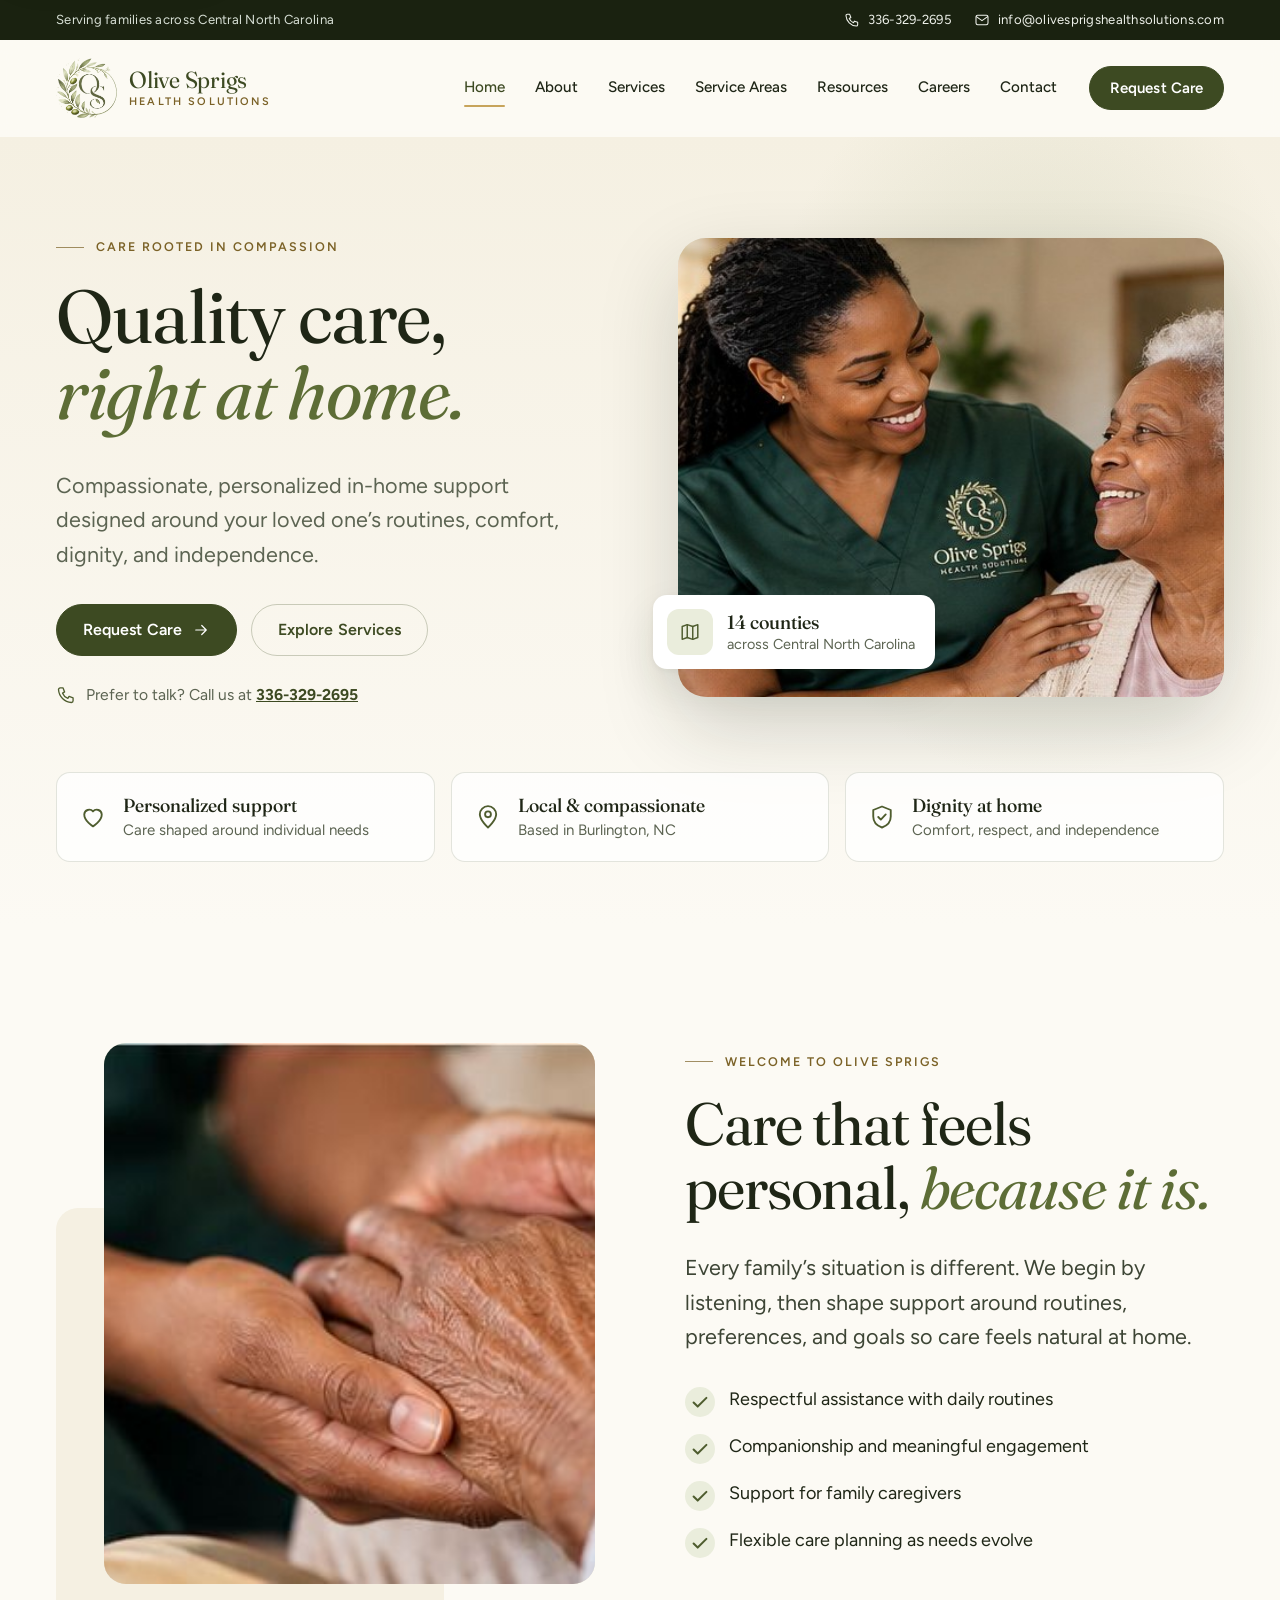
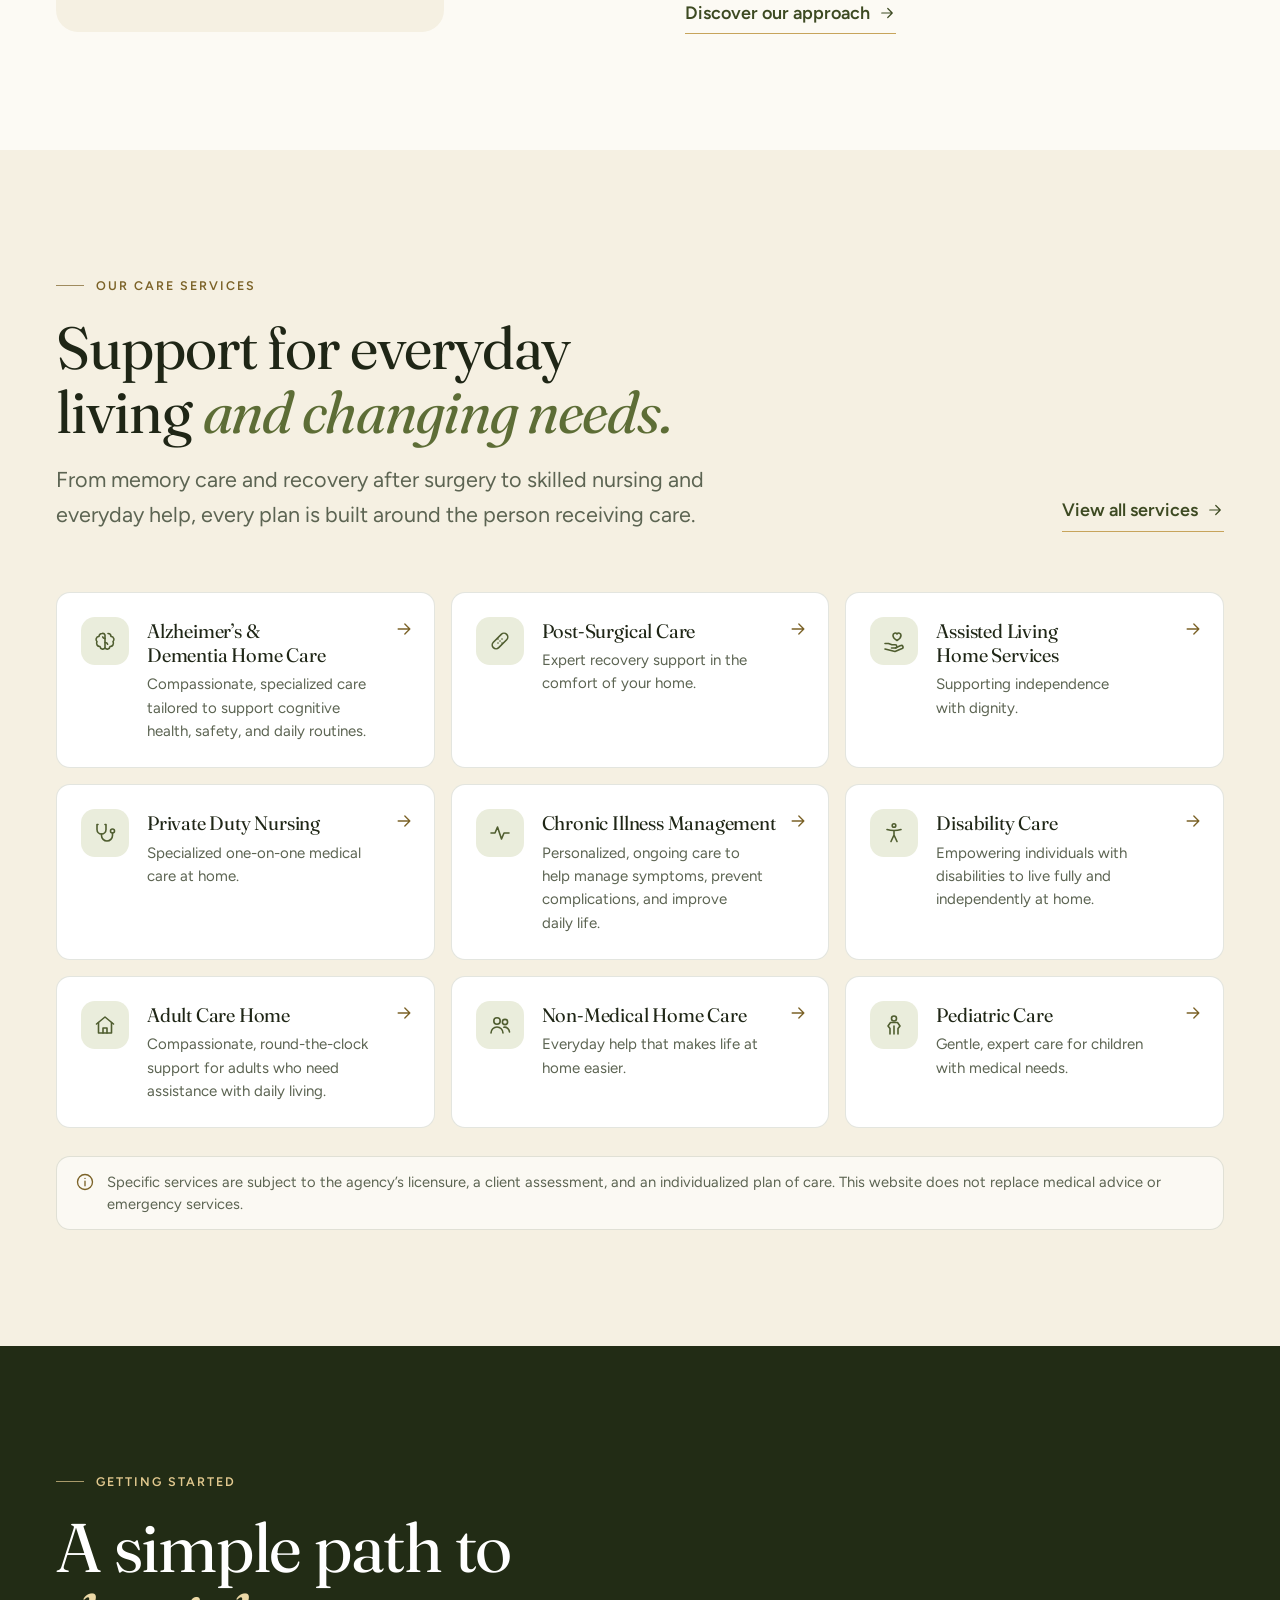
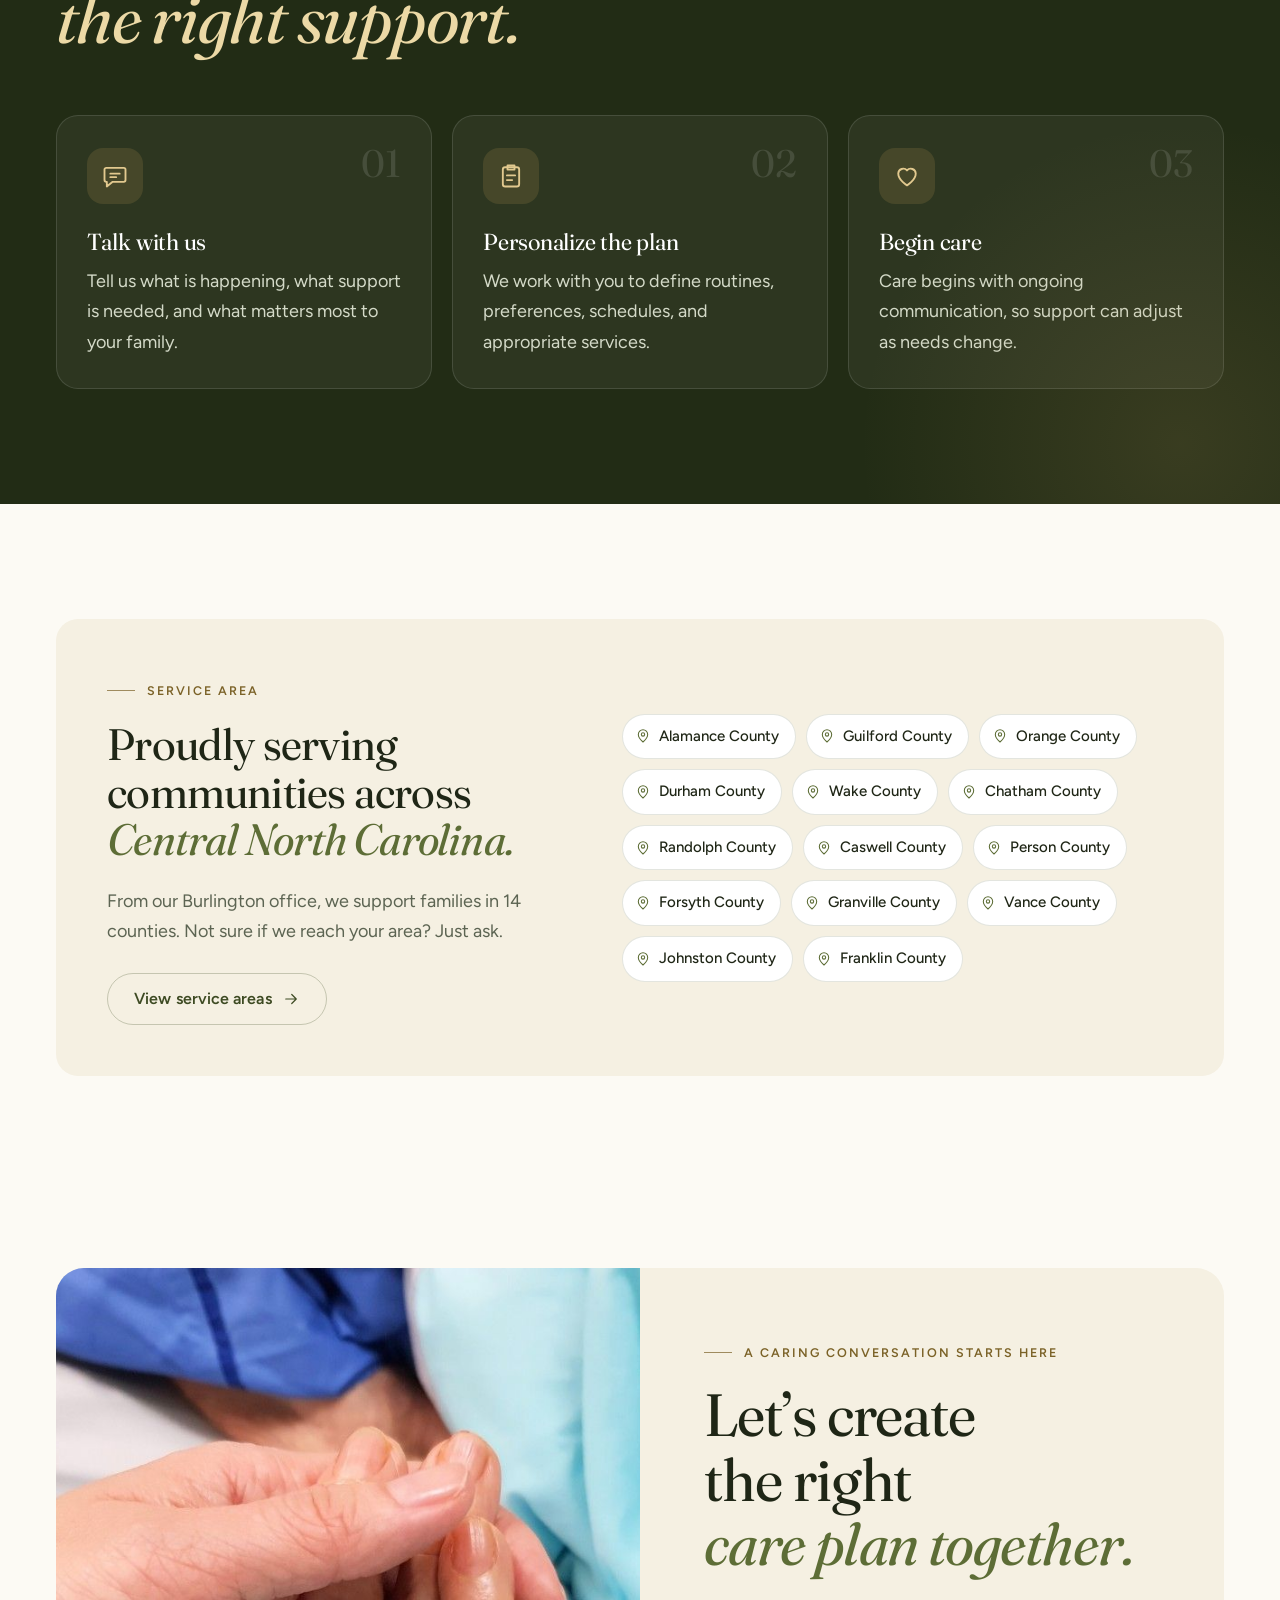
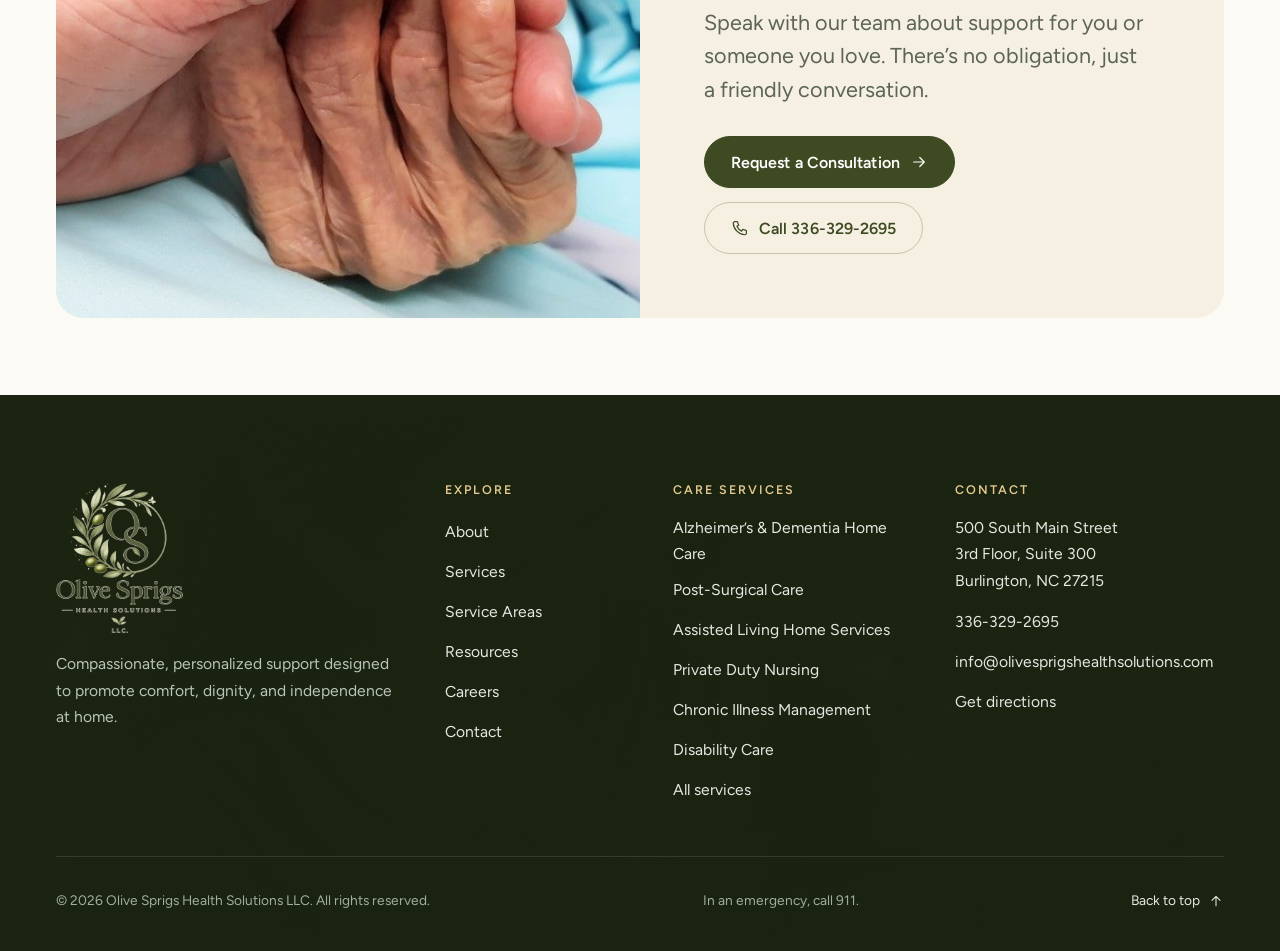
<file: index.html>
<!DOCTYPE html>
<html lang="en">
<head>
  <meta charset="UTF-8">
  <meta name="viewport" content="width=device-width, initial-scale=1, viewport-fit=cover">
  <title>Olive Sprigs Health Solutions | Home Care in Central North Carolina</title>
  <meta name="description" content="Compassionate in-home care across Central North Carolina: dementia care, post-surgical recovery, private duty nursing, disability, pediatric, and non-medical home care. Call 336-329-2695.">
  <meta name="theme-color" content="#222c15">
  <meta property="og:type" content="website">
  <meta property="og:site_name" content="Olive Sprigs Health Solutions">
  <meta property="og:title" content="Olive Sprigs Health Solutions | Home Care in Central North Carolina">
  <meta property="og:description" content="Compassionate in-home care across Central North Carolina: dementia care, post-surgical recovery, private duty nursing, disability, pediatric, and non-medical home care. Call 336-329-2695.">
  <meta property="og:image" content="assets/images/hero-care.jpg">
  <link rel="icon" href="assets/images/logo-mark.png" type="image/png">
  <link rel="preload" href="assets/fonts/fraunces.woff2" as="font" type="font/woff2" crossorigin>
  <link rel="preload" href="assets/fonts/figtree.woff2" as="font" type="font/woff2" crossorigin>
  <link rel="stylesheet" href="style.css?v=2">
  <script src="script.js?v=2" defer></script>
</head>
<body>
  <a class="skip" href="#main">Skip to main content</a>
  <div class="topbar" role="region" aria-label="Phone and email">
    <div class="wrap">
      <p class="topbar-location">Serving families across Central North Carolina</p>
      <p class="topbar-contact"><a href="tel:+13363292695"><svg class="icon" viewBox="0 0 24 24" aria-hidden="true" focusable="false"><path d="M5 3.5h3.5l1.8 4.8-2.4 1.5a11.5 11.5 0 0 0 6.3 6.3l1.5-2.4 4.8 1.8V19a2 2 0 0 1-2 2A16.5 16.5 0 0 1 3 5.5a2 2 0 0 1 2-2z"/></svg><span>336-329-2695</span></a><a class="topbar-email" href="mailto:info@olivesprigshealthsolutions.com"><svg class="icon" viewBox="0 0 24 24" aria-hidden="true" focusable="false"><rect x="3" y="5" width="18" height="14" rx="2.5"/><path d="m3.5 7 8.5 6 8.5-6"/></svg><span>info@<wbr>olivesprigshealthsolutions.com</span></a></p>
    </div>
  </div>

  <!-- 01. Shared header & navigation -->
  <header class="header" id="top">
    <div class="wrap header-inner">
      <a class="brand" href="index.html" aria-label="Olive Sprigs Health Solutions, home">
        <img src="assets/images/logo-mark.webp" alt="" width="240" height="236">
        <span class="brand-name">Olive Sprigs<small>Health Solutions</small></span>
      </a>
      <button class="menu-toggle" type="button" aria-controls="site-nav" aria-expanded="false" hidden>
        <svg class="icon icon-menu" viewBox="0 0 24 24" aria-hidden="true" focusable="false"><path d="M4 7h16M4 12h16M4 17h10"/></svg><svg class="icon icon-close" viewBox="0 0 24 24" aria-hidden="true" focusable="false"><path d="M6 6l12 12M18 6 6 18"/></svg><span class="menu-label">Menu</span>
      </button>
      <nav class="nav" id="site-nav" aria-label="Main">
        <ul class="nav-links">
          <li><a href="index.html" aria-current="page">Home</a></li>
          <li><a href="about.html">About</a></li>
          <li><a href="services.html">Services</a></li>
          <li><a href="service-areas.html">Service Areas</a></li>
          <li><a href="resources.html">Resources</a></li>
          <li><a href="careers.html">Careers</a></li>
          <li><a href="contact.html">Contact</a></li>
        </ul>
        <a class="button button-sm" href="contact.html">Request Care</a>
        <div class="nav-extra">
          <a href="tel:+13363292695">Call 336-329-2695</a>
          <a href="mailto:info@olivesprigshealthsolutions.com">info@<wbr>olivesprigshealthsolutions.com</a>
        </div>
      </nav>
    </div>
  </header>

  <!-- 02. Page content -->
  <main id="main">
    <section class="hero-split">
      <div class="wrap hero-split-inner">
        <div class="hero-split-copy">
          <p class="eyebrow">Care rooted in compassion</p>
          <h1>Quality care,<br><em>right at home.</em></h1>
          <p class="lead">Compassionate, personalized in-home support designed around your loved one’s routines, comfort, dignity, and independence.</p>
          <div class="button-row">
            <a class="button" href="contact.html">Request Care <svg class="icon icon-arrow" viewBox="0 0 24 24" aria-hidden="true" focusable="false"><path d="M5 12h14M13 6l6 6-6 6"/></svg></a>
            <a class="button button-ghost" href="services.html">Explore Services</a>
          </div>
          <p class="hero-call"><svg class="icon" viewBox="0 0 24 24" aria-hidden="true" focusable="false"><path d="M5 3.5h3.5l1.8 4.8-2.4 1.5a11.5 11.5 0 0 0 6.3 6.3l1.5-2.4 4.8 1.8V19a2 2 0 0 1-2 2A16.5 16.5 0 0 1 3 5.5a2 2 0 0 1 2-2z"/></svg><span>Prefer to talk? Call us at <a href="tel:+13363292695">336-329-2695</a></span></p>
        </div>
        <div class="hero-split-media">
          <div class="photo"><img src="assets/images/hero-care.jpg" alt="A smiling caregiver in olive scrubs with her arm around an older woman" width="679" height="400" fetchpriority="high"></div>
          <div class="hero-badge"><span class="icon-badge"><svg class="icon" viewBox="0 0 24 24" aria-hidden="true" focusable="false"><path d="m9 4-5.5 2v14L9 18l6 2 5.5-2V4L15 6z"/><path d="M9 4v14M15 6v14"/></svg></span><span><strong>14 counties</strong>across Central North Carolina</span></div>
        </div>
      </div>
      <div class="wrap">
        <ul class="trust-row" aria-label="Why families choose us">
          <li><svg class="icon" viewBox="0 0 24 24" aria-hidden="true" focusable="false"><path d="M12 20s-7.5-4.5-7.5-10.2A4.3 4.3 0 0 1 12 7.2a4.3 4.3 0 0 1 7.5 2.6C19.5 15.5 12 20 12 20z"/></svg><span><strong>Personalized support</strong>Care shaped around individual needs</span></li>
          <li><svg class="icon" viewBox="0 0 24 24" aria-hidden="true" focusable="false"><path d="M12 21s-7-6.1-7-11.3a7 7 0 0 1 14 0C19 14.9 12 21 12 21z"/><circle cx="12" cy="9.7" r="2.5"/></svg><span><strong>Local &amp; compassionate</strong>Based in Burlington, NC</span></li>
          <li><svg class="icon" viewBox="0 0 24 24" aria-hidden="true" focusable="false"><path d="M12 3 19.5 6v5.6c0 4.7-3.2 7.9-7.5 9.4-4.3-1.5-7.5-4.7-7.5-9.4V6z"/><path d="m8.8 12 2.2 2.2 4.2-4.4"/></svg><span><strong>Dignity at home</strong>Comfort, respect, and independence</span></li>
        </ul>
      </div>
    </section>

    <section class="section wrap intro" aria-labelledby="intro-title">
      <div class="intro-media" data-reveal>
        <div class="photo"><img src="assets/images/care-hands.jpg" alt="A caregiver’s hands gently holding the hands of an older adult" width="750" height="284" loading="lazy" decoding="async"></div>
      </div>
      <div data-reveal data-reveal-delay="1">
        <p class="eyebrow">Welcome to Olive Sprigs</p>
        <h2 id="intro-title">Care that feels personal, <em>because it is.</em></h2>
        <p class="lead">Every family’s situation is different. We begin by listening, then shape support around routines, preferences, and goals so care feels natural at home.</p>
        <ul class="check-list">
          <li><svg class="icon" viewBox="0 0 24 24" aria-hidden="true" focusable="false"><path d="m5 12.5 4.5 4.5L19 7.5"/></svg><span>Respectful assistance with daily routines</span></li>
          <li><svg class="icon" viewBox="0 0 24 24" aria-hidden="true" focusable="false"><path d="m5 12.5 4.5 4.5L19 7.5"/></svg><span>Companionship and meaningful engagement</span></li>
          <li><svg class="icon" viewBox="0 0 24 24" aria-hidden="true" focusable="false"><path d="m5 12.5 4.5 4.5L19 7.5"/></svg><span>Support for family caregivers</span></li>
          <li><svg class="icon" viewBox="0 0 24 24" aria-hidden="true" focusable="false"><path d="m5 12.5 4.5 4.5L19 7.5"/></svg><span>Flexible care planning as needs evolve</span></li>
        </ul>
        <a class="text-link" href="about.html">Discover our approach <svg class="icon icon-arrow" viewBox="0 0 24 24" aria-hidden="true" focusable="false"><path d="M5 12h14M13 6l6 6-6 6"/></svg></a>
      </div>
    </section>

    <section class="section surface-linen" aria-labelledby="services-title">
      <div class="wrap">
        <div class="section-head" data-reveal>
          <div>
            <p class="eyebrow">Our care services</p>
            <h2 id="services-title">Support for everyday living <em>and changing needs.</em></h2>
            <p class="lead muted">From memory care and recovery after surgery to skilled nursing and everyday help, every plan is built around the person receiving care.</p>
          </div>
          <a class="text-link" href="services.html">View all services <svg class="icon icon-arrow" viewBox="0 0 24 24" aria-hidden="true" focusable="false"><path d="M5 12h14M13 6l6 6-6 6"/></svg></a>
        </div>
        <div class="svc-grid">
          <a class="svc-tile" href="services.html#dementia" data-reveal data-reveal-delay="0"><span class="icon-wrap"><svg class="icon" viewBox="0 0 24 24" aria-hidden="true" focusable="false"><path d="M9 4.5a3 3 0 0 0-3 3 3 3 0 0 0-2 5.2A3.2 3.2 0 0 0 7 17.5a2.8 2.8 0 0 0 5 1.5V6a2.5 2.5 0 0 0-3-1.5z"/><path d="M15 4.5a3 3 0 0 1 3 3 3 3 0 0 1 2 5.2 3.2 3.2 0 0 1-3 4.8 2.8 2.8 0 0 1-5 1.5"/><path d="M12 9.5c-1.2 0-2-.7-2.3-1.6M12 13.5c1.2 0 2.3.6 2.6 1.7"/></svg></span><span class="svc-tile-body"><h3>Alzheimer’s &amp; Dementia Home Care</h3><p>Compassionate, specialized care tailored to support cognitive health, safety, and daily routines.</p></span><svg class="icon svc-arrow icon-arrow" viewBox="0 0 24 24" aria-hidden="true" focusable="false"><path d="M5 12h14M13 6l6 6-6 6"/></svg></a>
          <a class="svc-tile" href="services.html#post-surgical" data-reveal data-reveal-delay="1"><span class="icon-wrap"><svg class="icon" viewBox="0 0 24 24" aria-hidden="true" focusable="false"><rect x="2.6" y="8.2" width="18.8" height="7.6" rx="3.8" transform="rotate(-45 12 12)"/><path d="m10 10 .01.01M14 14l.01.01M12 12l.01.01M10 14l.01.01M14 10l.01.01"/></svg></span><span class="svc-tile-body"><h3>Post-Surgical Care</h3><p>Expert recovery support in the comfort of your home.</p></span><svg class="icon svc-arrow icon-arrow" viewBox="0 0 24 24" aria-hidden="true" focusable="false"><path d="M5 12h14M13 6l6 6-6 6"/></svg></a>
          <a class="svc-tile" href="services.html#assisted-living" data-reveal data-reveal-delay="2"><span class="icon-wrap"><svg class="icon" viewBox="0 0 24 24" aria-hidden="true" focusable="false"><path d="M3 14.5h3.5l3.4 1.3h3.3a1.6 1.6 0 0 1 0 3.2H9.5"/><path d="m13.5 18.9 5.2-2.3a1.6 1.6 0 0 1 1.4 2.9L13 22.5 3 20"/><path d="M15 11.5s-4-2.4-4-5.3A2.2 2.2 0 0 1 15 5a2.2 2.2 0 0 1 4 1.2c0 2.9-4 5.3-4 5.3z"/></svg></span><span class="svc-tile-body"><h3>Assisted Living Home Services</h3><p>Supporting independence with dignity.</p></span><svg class="icon svc-arrow icon-arrow" viewBox="0 0 24 24" aria-hidden="true" focusable="false"><path d="M5 12h14M13 6l6 6-6 6"/></svg></a>
          <a class="svc-tile" href="services.html#private-duty-nursing" data-reveal data-reveal-delay="0"><span class="icon-wrap"><svg class="icon" viewBox="0 0 24 24" aria-hidden="true" focusable="false"><path d="M5 3.5H4v5a4.5 4.5 0 0 0 9 0v-5h-1"/><path d="M8.5 13v1.5a5.5 5.5 0 0 0 11 0V12"/><circle cx="19.5" cy="10" r="2"/></svg></span><span class="svc-tile-body"><h3>Private Duty Nursing</h3><p>Specialized one-on-one medical care at home.</p></span><svg class="icon svc-arrow icon-arrow" viewBox="0 0 24 24" aria-hidden="true" focusable="false"><path d="M5 12h14M13 6l6 6-6 6"/></svg></a>
          <a class="svc-tile" href="services.html#chronic-illness" data-reveal data-reveal-delay="1"><span class="icon-wrap"><svg class="icon" viewBox="0 0 24 24" aria-hidden="true" focusable="false"><path d="M3 12h4l2.5-6 4 12 2.5-6H21"/></svg></span><span class="svc-tile-body"><h3>Chronic Illness Management</h3><p>Personalized, ongoing care to help manage symptoms, prevent complications, and improve daily life.</p></span><svg class="icon svc-arrow icon-arrow" viewBox="0 0 24 24" aria-hidden="true" focusable="false"><path d="M5 12h14M13 6l6 6-6 6"/></svg></a>
          <a class="svc-tile" href="services.html#disability" data-reveal data-reveal-delay="2"><span class="icon-wrap"><svg class="icon" viewBox="0 0 24 24" aria-hidden="true" focusable="false"><circle cx="12" cy="4.5" r="1.8"/><path d="M5 8.5c2.3.7 4.6 1 7 1s4.7-.3 7-1M12 9.5V14M12 14l-3 6.5M12 14l3 6.5"/></svg></span><span class="svc-tile-body"><h3>Disability Care</h3><p>Empowering individuals with disabilities to live fully and independently at home.</p></span><svg class="icon svc-arrow icon-arrow" viewBox="0 0 24 24" aria-hidden="true" focusable="false"><path d="M5 12h14M13 6l6 6-6 6"/></svg></a>
          <a class="svc-tile" href="services.html#adult-care-home" data-reveal data-reveal-delay="0"><span class="icon-wrap"><svg class="icon" viewBox="0 0 24 24" aria-hidden="true" focusable="false"><path d="M3.5 11 12 4l8.5 7"/><path d="M5.5 9.5V20h13V9.5"/><path d="M10 20v-5h4v5"/></svg></span><span class="svc-tile-body"><h3>Adult Care Home</h3><p>Compassionate, round-the-clock support for adults who need assistance with daily living.</p></span><svg class="icon svc-arrow icon-arrow" viewBox="0 0 24 24" aria-hidden="true" focusable="false"><path d="M5 12h14M13 6l6 6-6 6"/></svg></a>
          <a class="svc-tile" href="services.html#non-medical" data-reveal data-reveal-delay="1"><span class="icon-wrap"><svg class="icon" viewBox="0 0 24 24" aria-hidden="true" focusable="false"><circle cx="9" cy="8" r="3.2"/><path d="M3 20a6 6 0 0 1 12 0"/><circle cx="17" cy="9" r="2.6"/><path d="M15.8 14.2A5 5 0 0 1 21.5 19"/></svg></span><span class="svc-tile-body"><h3>Non-Medical Home Care</h3><p>Everyday help that makes life at home easier.</p></span><svg class="icon svc-arrow icon-arrow" viewBox="0 0 24 24" aria-hidden="true" focusable="false"><path d="M5 12h14M13 6l6 6-6 6"/></svg></a>
          <a class="svc-tile" href="services.html#pediatric" data-reveal data-reveal-delay="2"><span class="icon-wrap"><svg class="icon" viewBox="0 0 24 24" aria-hidden="true" focusable="false"><circle cx="12" cy="5.5" r="2.5"/><path d="M8 21v-5.5L6 13l2.5-3.5h7L18 13l-2 2.5V21M12 13v8"/></svg></span><span class="svc-tile-body"><h3>Pediatric Care</h3><p>Gentle, expert care for children with medical needs.</p></span><svg class="icon svc-arrow icon-arrow" viewBox="0 0 24 24" aria-hidden="true" focusable="false"><path d="M5 12h14M13 6l6 6-6 6"/></svg></a>
        </div>
        <p class="notice"><svg class="icon" viewBox="0 0 24 24" aria-hidden="true" focusable="false"><circle cx="12" cy="12" r="9"/><path d="M12 11v5.5M12 7.6v.1"/></svg><span>Specific services are subject to the agency’s licensure, a client assessment, and an individualized plan of care. This website does not replace medical advice or emergency services.</span></p>
      </div>
    </section>

    <section class="section beliefs" aria-labelledby="steps-title">
      <div class="wrap">
        <div class="section-head" data-reveal>
          <div>
            <p class="eyebrow">Getting started</p>
            <h2 id="steps-title">A simple path to <em>the right support.</em></h2>
          </div>
        </div>
        <ol class="steps steps-dark">
          <li class="step" data-reveal><span class="icon-badge"><svg class="icon" viewBox="0 0 24 24" aria-hidden="true" focusable="false"><path d="M4.5 5h15a1.5 1.5 0 0 1 1.5 1.5v9a1.5 1.5 0 0 1-1.5 1.5H10l-5 4v-4h-.5A1.5 1.5 0 0 1 3 15.5v-9A1.5 1.5 0 0 1 4.5 5z"/><path d="M8 10h8M8 13h5"/></svg></span><h3>Talk with us</h3><p>Tell us what is happening, what support is needed, and what matters most to your family.</p></li>
          <li class="step" data-reveal data-reveal-delay="1"><span class="icon-badge"><svg class="icon" viewBox="0 0 24 24" aria-hidden="true" focusable="false"><rect x="5" y="4.5" width="14" height="16.5" rx="2"/><path d="M9 3h6v3.5H9zM8.5 11.5h7M8.5 15.5h4.5"/></svg></span><h3>Personalize the plan</h3><p>We work with you to define routines, preferences, schedules, and appropriate services.</p></li>
          <li class="step" data-reveal data-reveal-delay="2"><span class="icon-badge"><svg class="icon" viewBox="0 0 24 24" aria-hidden="true" focusable="false"><path d="M12 20s-7.5-4.5-7.5-10.2A4.3 4.3 0 0 1 12 7.2a4.3 4.3 0 0 1 7.5 2.6C19.5 15.5 12 20 12 20z"/></svg></span><h3>Begin care</h3><p>Care begins with ongoing communication, so support can adjust as needs change.</p></li>
        </ol>
      </div>
    </section>

    <section class="section wrap" aria-labelledby="area-title">
      <div class="area-panel" data-reveal>
        <div>
          <p class="eyebrow">Service area</p>
          <h2 id="area-title">Proudly serving communities across <em>Central North Carolina.</em></h2>
          <p class="muted">From our Burlington office, we support families in 14 counties. Not sure if we reach your area? Just ask.</p>
          <div class="button-row"><a class="button button-ghost" href="service-areas.html">View service areas <svg class="icon icon-arrow" viewBox="0 0 24 24" aria-hidden="true" focusable="false"><path d="M5 12h14M13 6l6 6-6 6"/></svg></a></div>
        </div>
        <ul class="county-list"><li><svg class="icon icon-sm" viewBox="0 0 24 24" aria-hidden="true" focusable="false"><path d="M12 21s-7-6.1-7-11.3a7 7 0 0 1 14 0C19 14.9 12 21 12 21z"/><circle cx="12" cy="9.7" r="2.5"/></svg>Alamance County</li><li><svg class="icon icon-sm" viewBox="0 0 24 24" aria-hidden="true" focusable="false"><path d="M12 21s-7-6.1-7-11.3a7 7 0 0 1 14 0C19 14.9 12 21 12 21z"/><circle cx="12" cy="9.7" r="2.5"/></svg>Guilford County</li><li><svg class="icon icon-sm" viewBox="0 0 24 24" aria-hidden="true" focusable="false"><path d="M12 21s-7-6.1-7-11.3a7 7 0 0 1 14 0C19 14.9 12 21 12 21z"/><circle cx="12" cy="9.7" r="2.5"/></svg>Orange County</li><li><svg class="icon icon-sm" viewBox="0 0 24 24" aria-hidden="true" focusable="false"><path d="M12 21s-7-6.1-7-11.3a7 7 0 0 1 14 0C19 14.9 12 21 12 21z"/><circle cx="12" cy="9.7" r="2.5"/></svg>Durham County</li><li><svg class="icon icon-sm" viewBox="0 0 24 24" aria-hidden="true" focusable="false"><path d="M12 21s-7-6.1-7-11.3a7 7 0 0 1 14 0C19 14.9 12 21 12 21z"/><circle cx="12" cy="9.7" r="2.5"/></svg>Wake County</li><li><svg class="icon icon-sm" viewBox="0 0 24 24" aria-hidden="true" focusable="false"><path d="M12 21s-7-6.1-7-11.3a7 7 0 0 1 14 0C19 14.9 12 21 12 21z"/><circle cx="12" cy="9.7" r="2.5"/></svg>Chatham County</li><li><svg class="icon icon-sm" viewBox="0 0 24 24" aria-hidden="true" focusable="false"><path d="M12 21s-7-6.1-7-11.3a7 7 0 0 1 14 0C19 14.9 12 21 12 21z"/><circle cx="12" cy="9.7" r="2.5"/></svg>Randolph County</li><li><svg class="icon icon-sm" viewBox="0 0 24 24" aria-hidden="true" focusable="false"><path d="M12 21s-7-6.1-7-11.3a7 7 0 0 1 14 0C19 14.9 12 21 12 21z"/><circle cx="12" cy="9.7" r="2.5"/></svg>Caswell County</li><li><svg class="icon icon-sm" viewBox="0 0 24 24" aria-hidden="true" focusable="false"><path d="M12 21s-7-6.1-7-11.3a7 7 0 0 1 14 0C19 14.9 12 21 12 21z"/><circle cx="12" cy="9.7" r="2.5"/></svg>Person County</li><li><svg class="icon icon-sm" viewBox="0 0 24 24" aria-hidden="true" focusable="false"><path d="M12 21s-7-6.1-7-11.3a7 7 0 0 1 14 0C19 14.9 12 21 12 21z"/><circle cx="12" cy="9.7" r="2.5"/></svg>Forsyth County</li><li><svg class="icon icon-sm" viewBox="0 0 24 24" aria-hidden="true" focusable="false"><path d="M12 21s-7-6.1-7-11.3a7 7 0 0 1 14 0C19 14.9 12 21 12 21z"/><circle cx="12" cy="9.7" r="2.5"/></svg>Granville County</li><li><svg class="icon icon-sm" viewBox="0 0 24 24" aria-hidden="true" focusable="false"><path d="M12 21s-7-6.1-7-11.3a7 7 0 0 1 14 0C19 14.9 12 21 12 21z"/><circle cx="12" cy="9.7" r="2.5"/></svg>Vance County</li><li><svg class="icon icon-sm" viewBox="0 0 24 24" aria-hidden="true" focusable="false"><path d="M12 21s-7-6.1-7-11.3a7 7 0 0 1 14 0C19 14.9 12 21 12 21z"/><circle cx="12" cy="9.7" r="2.5"/></svg>Johnston County</li><li><svg class="icon icon-sm" viewBox="0 0 24 24" aria-hidden="true" focusable="false"><path d="M12 21s-7-6.1-7-11.3a7 7 0 0 1 14 0C19 14.9 12 21 12 21z"/><circle cx="12" cy="9.7" r="2.5"/></svg>Franklin County</li></ul>
      </div>
    </section>
  </main>

  <!-- 03. Shared call to action -->
  <section class="invitation" aria-labelledby="invite-title">
    <div class="wrap">
      <div class="invitation-card" data-reveal>
        <div class="photo"><img src="assets/images/page-banners/careers.jpg" alt="A caregiver gently holding the hands of a client resting in bed" width="1280" height="720" loading="lazy" decoding="async"></div>
        <div class="invitation-body">
          <p class="eyebrow">A caring conversation starts here</p>
          <h2 id="invite-title">Let’s create the right <em>care plan together.</em></h2>
          <p>Speak with our team about support for you or someone you love. There’s no obligation, just a friendly conversation.</p>
          <div class="button-row">
            <a class="button" href="contact.html">Request a Consultation <svg class="icon icon-arrow" viewBox="0 0 24 24" aria-hidden="true" focusable="false"><path d="M5 12h14M13 6l6 6-6 6"/></svg></a>
            <a class="button button-ghost" href="tel:+13363292695"><svg class="icon" viewBox="0 0 24 24" aria-hidden="true" focusable="false"><path d="M5 3.5h3.5l1.8 4.8-2.4 1.5a11.5 11.5 0 0 0 6.3 6.3l1.5-2.4 4.8 1.8V19a2 2 0 0 1-2 2A16.5 16.5 0 0 1 3 5.5a2 2 0 0 1 2-2z"/></svg>Call 336-329-2695</a>
          </div>
        </div>
      </div>
    </div>
  </section>

  <!-- 04. Shared footer -->
  <footer class="site-footer">
    <div class="wrap">
      <div class="footer-top">
        <div class="footer-brand">
          <img src="assets/images/logo-full.webp" alt="Olive Sprigs Health Solutions" width="356" height="420" loading="lazy" decoding="async">
          <p>Compassionate, personalized support designed to promote comfort, dignity, and independence at home.</p>
        </div>
        <nav class="footer-col" aria-label="Footer">
          <h2>Explore</h2>
          <ul>
            <li><a href="about.html">About</a></li>
            <li><a href="services.html">Services</a></li>
            <li><a href="service-areas.html">Service Areas</a></li>
            <li><a href="resources.html">Resources</a></li>
            <li><a href="careers.html">Careers</a></li>
            <li><a href="contact.html">Contact</a></li>
          </ul>
        </nav>
        <div class="footer-col">
          <h2>Care services</h2>
          <ul>
            <li><a href="services.html#dementia">Alzheimer’s &amp; Dementia Home Care</a></li>
            <li><a href="services.html#post-surgical">Post-Surgical Care</a></li>
            <li><a href="services.html#assisted-living">Assisted Living Home Services</a></li>
            <li><a href="services.html#private-duty-nursing">Private Duty Nursing</a></li>
            <li><a href="services.html#chronic-illness">Chronic Illness Management</a></li>
            <li><a href="services.html#disability">Disability Care</a></li>
            <li><a href="services.html">All services</a></li>
          </ul>
        </div>
        <div class="footer-col">
          <h2>Contact</h2>
          <address>500 South Main Street<br>3rd Floor, Suite 300<br>Burlington, NC 27215</address>
          <ul>
            <li><a href="tel:+13363292695">336-329-2695</a></li>
            <li><a href="mailto:info@olivesprigshealthsolutions.com">info@<wbr>olivesprigshealthsolutions.com</a></li>
            <li><a href="https://www.google.com/maps/search/?api=1&amp;query=500+South+Main+Street+Suite+300+Burlington+NC+27215" target="_blank" rel="noopener noreferrer">Get directions<span class="visually-hidden"> (opens in a new tab)</span></a></li>
          </ul>
        </div>
      </div>
      <div class="footer-bottom">
        <p>&copy; <span id="year">2026</span> Olive Sprigs Health Solutions LLC. All rights reserved.</p>
        <p>In an emergency, call 911.</p>
        <a class="to-top" href="#top">Back to top <svg class="icon icon-arrow" viewBox="0 0 24 24" aria-hidden="true" focusable="false"><path d="M5 12h14M13 6l6 6-6 6"/></svg></a>
      </div>
    </div>
  </footer>
</body>
</html>
</file>
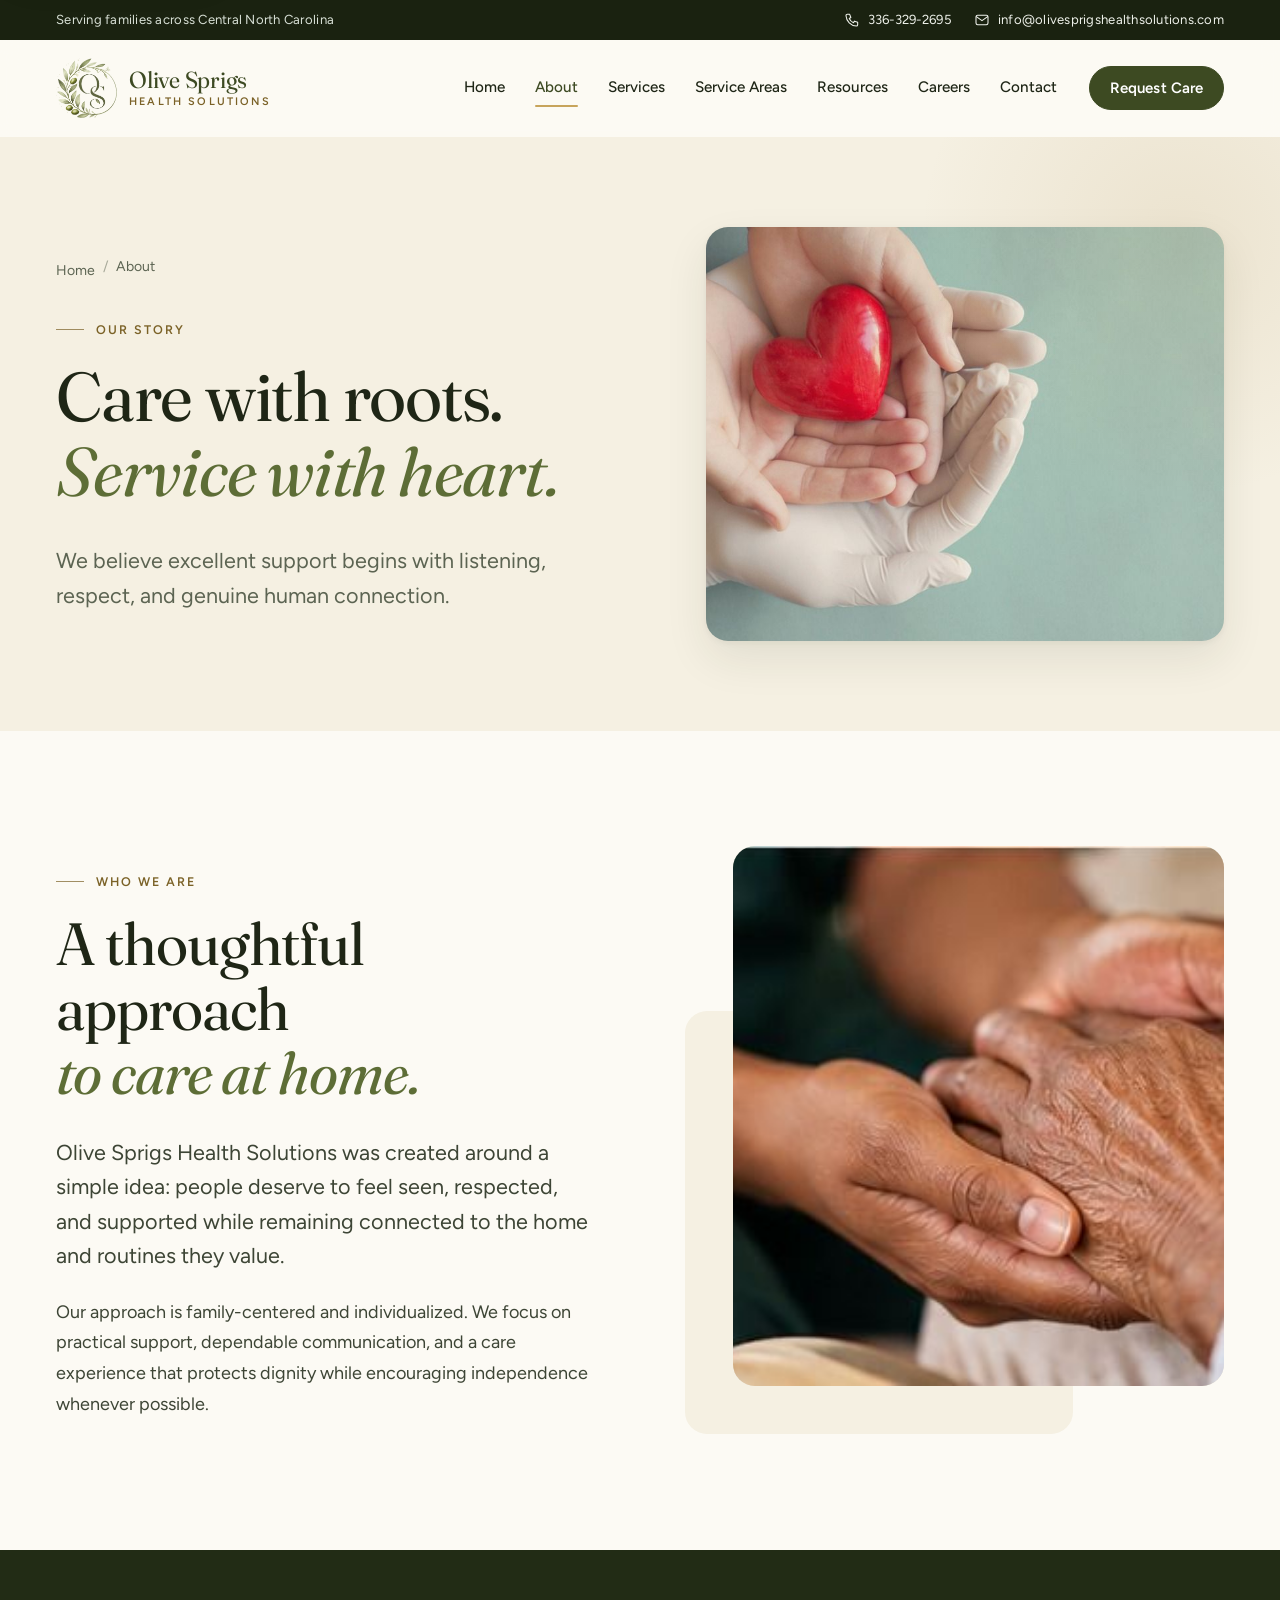
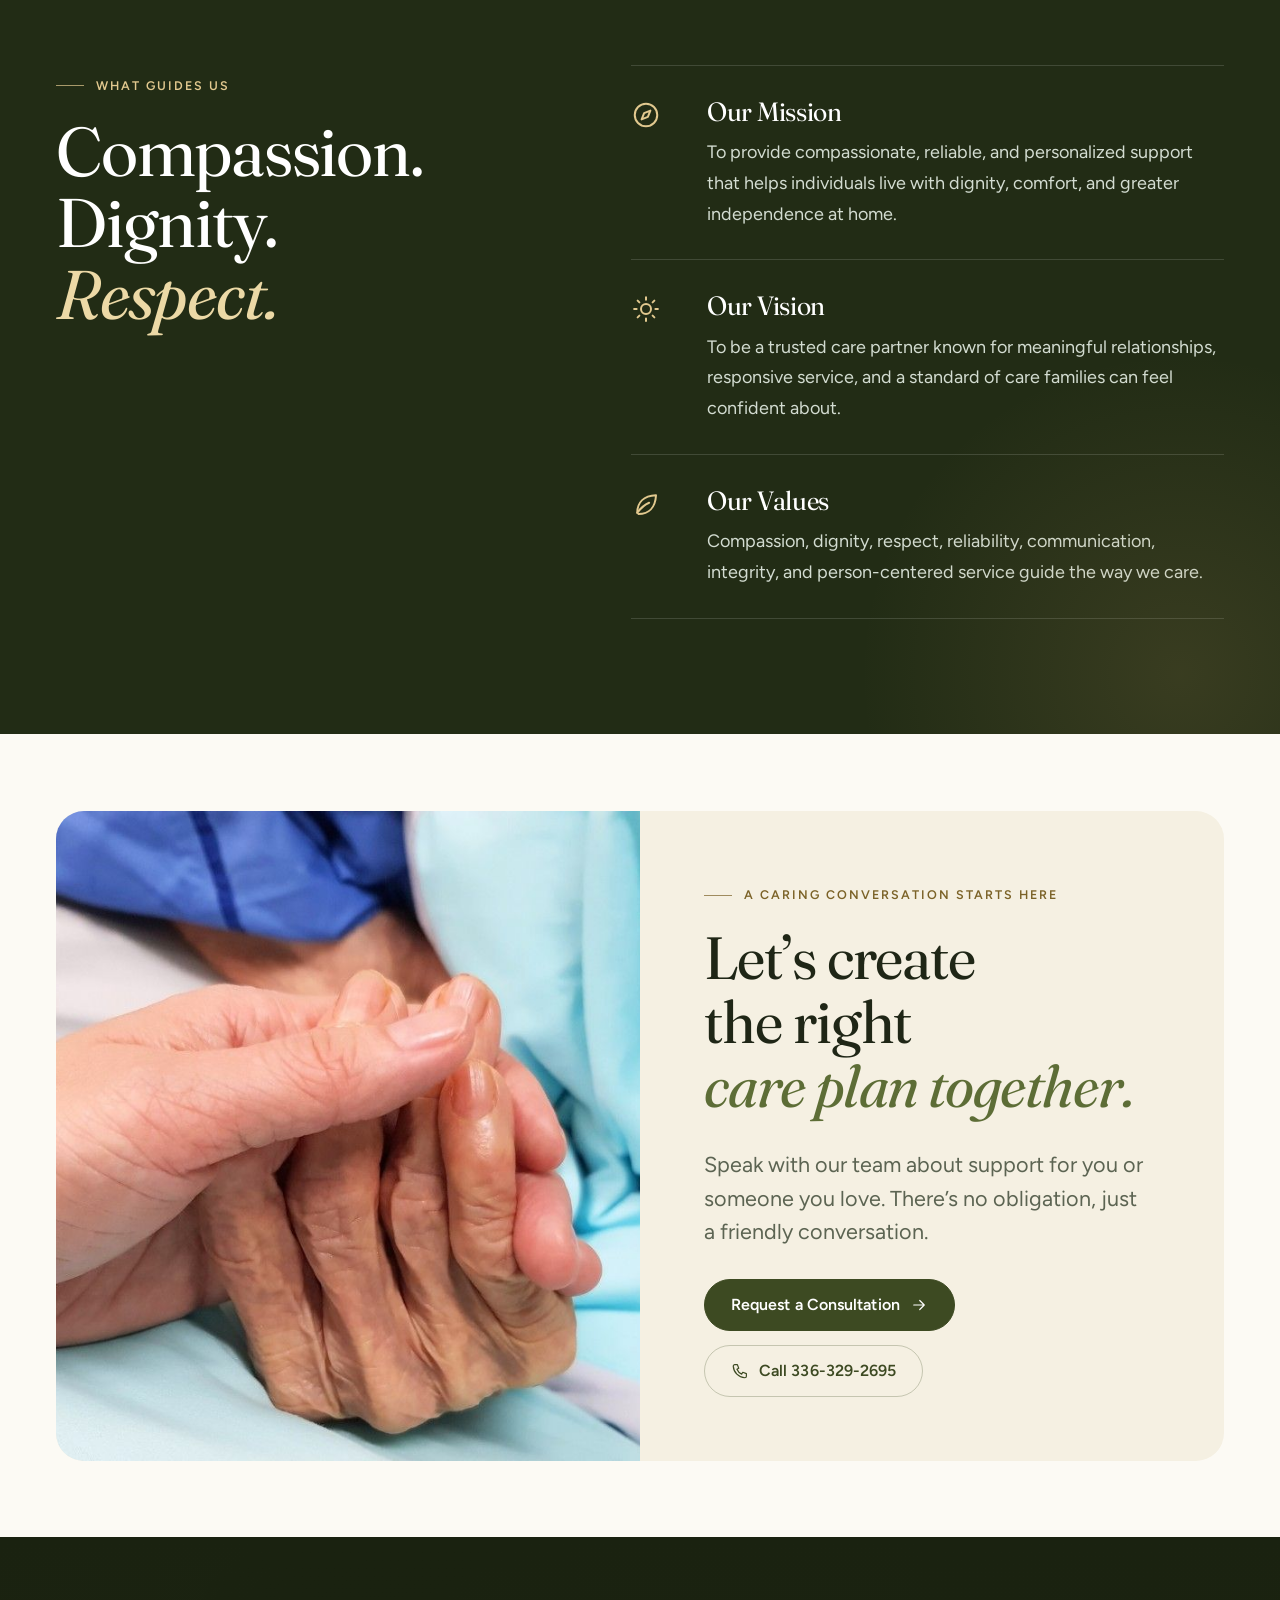
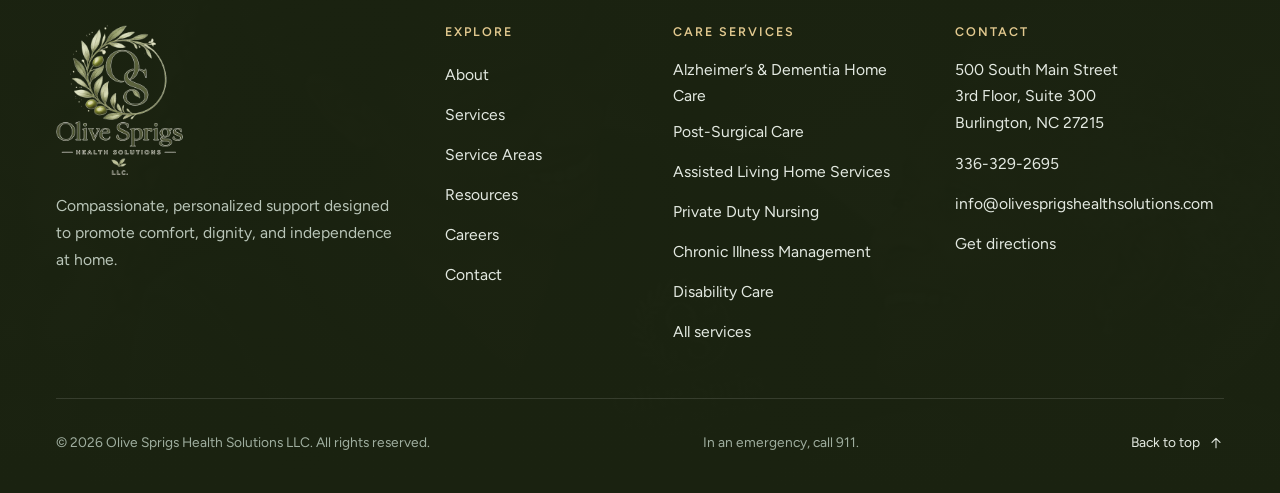
<file: about.html>
<!DOCTYPE html>
<html lang="en">
<head>
  <meta charset="UTF-8">
  <meta name="viewport" content="width=device-width, initial-scale=1, viewport-fit=cover">
  <title>About Us | Olive Sprigs Health Solutions</title>
  <meta name="description" content="Olive Sprigs Health Solutions is a family-centered home care agency in Burlington, NC, built on listening, respect, and genuine human connection.">
  <meta name="theme-color" content="#222c15">
  <meta property="og:type" content="website">
  <meta property="og:site_name" content="Olive Sprigs Health Solutions">
  <meta property="og:title" content="About Us | Olive Sprigs Health Solutions">
  <meta property="og:description" content="Olive Sprigs Health Solutions is a family-centered home care agency in Burlington, NC, built on listening, respect, and genuine human connection.">
  <meta property="og:image" content="assets/images/hero-care.jpg">
  <link rel="icon" href="assets/images/logo-mark.png" type="image/png">
  <link rel="preload" href="assets/fonts/fraunces.woff2" as="font" type="font/woff2" crossorigin>
  <link rel="preload" href="assets/fonts/figtree.woff2" as="font" type="font/woff2" crossorigin>
  <link rel="stylesheet" href="style.css?v=2">
  <script src="script.js?v=2" defer></script>
</head>
<body>
  <a class="skip" href="#main">Skip to main content</a>
  <div class="topbar" role="region" aria-label="Phone and email">
    <div class="wrap">
      <p class="topbar-location">Serving families across Central North Carolina</p>
      <p class="topbar-contact"><a href="tel:+13363292695"><svg class="icon" viewBox="0 0 24 24" aria-hidden="true" focusable="false"><path d="M5 3.5h3.5l1.8 4.8-2.4 1.5a11.5 11.5 0 0 0 6.3 6.3l1.5-2.4 4.8 1.8V19a2 2 0 0 1-2 2A16.5 16.5 0 0 1 3 5.5a2 2 0 0 1 2-2z"/></svg><span>336-329-2695</span></a><a class="topbar-email" href="mailto:info@olivesprigshealthsolutions.com"><svg class="icon" viewBox="0 0 24 24" aria-hidden="true" focusable="false"><rect x="3" y="5" width="18" height="14" rx="2.5"/><path d="m3.5 7 8.5 6 8.5-6"/></svg><span>info@<wbr>olivesprigshealthsolutions.com</span></a></p>
    </div>
  </div>

  <!-- 01. Shared header & navigation -->
  <header class="header" id="top">
    <div class="wrap header-inner">
      <a class="brand" href="index.html" aria-label="Olive Sprigs Health Solutions, home">
        <img src="assets/images/logo-mark.webp" alt="" width="240" height="236">
        <span class="brand-name">Olive Sprigs<small>Health Solutions</small></span>
      </a>
      <button class="menu-toggle" type="button" aria-controls="site-nav" aria-expanded="false" hidden>
        <svg class="icon icon-menu" viewBox="0 0 24 24" aria-hidden="true" focusable="false"><path d="M4 7h16M4 12h16M4 17h10"/></svg><svg class="icon icon-close" viewBox="0 0 24 24" aria-hidden="true" focusable="false"><path d="M6 6l12 12M18 6 6 18"/></svg><span class="menu-label">Menu</span>
      </button>
      <nav class="nav" id="site-nav" aria-label="Main">
        <ul class="nav-links">
          <li><a href="index.html">Home</a></li>
          <li><a href="about.html" aria-current="page">About</a></li>
          <li><a href="services.html">Services</a></li>
          <li><a href="service-areas.html">Service Areas</a></li>
          <li><a href="resources.html">Resources</a></li>
          <li><a href="careers.html">Careers</a></li>
          <li><a href="contact.html">Contact</a></li>
        </ul>
        <a class="button button-sm" href="contact.html">Request Care</a>
        <div class="nav-extra">
          <a href="tel:+13363292695">Call 336-329-2695</a>
          <a href="mailto:info@olivesprigshealthsolutions.com">info@<wbr>olivesprigshealthsolutions.com</a>
        </div>
      </nav>
    </div>
  </header>

  <main id="main">
    <section class="page-hero">
      <div class="wrap page-hero-inner">
        <div>
          <ol class="breadcrumb" aria-label="Breadcrumb"><li><a href="index.html">Home</a></li><li aria-current="page">About</li></ol>
          <p class="eyebrow">Our story</p>
          <h1>Care with roots.<br><em>Service with heart.</em></h1>
          <p class="lead">We believe excellent support begins with listening, respect, and genuine human connection.</p>
        </div>
        <div class="photo"><img src="assets/images/page-banners/about.jpg" alt="Gloved hands cradling a small red heart" width="1200" height="627" fetchpriority="high"></div>
      </div>
    </section>
    <section class="section wrap intro" aria-labelledby="who-title">
      <div data-reveal>
        <p class="eyebrow">Who we are</p>
        <h2 id="who-title">A thoughtful approach <em>to care at home.</em></h2>
        <p class="lead">Olive Sprigs Health Solutions was created around a simple idea: people deserve to feel seen, respected, and supported while remaining connected to the home and routines they value.</p>
        <p>Our approach is family-centered and individualized. We focus on practical support, dependable communication, and a care experience that protects dignity while encouraging independence whenever possible.</p>
      </div>
      <div class="intro-media" data-reveal data-reveal-delay="1">
        <div class="photo"><img src="assets/images/care-hands.jpg" alt="A caregiver spending time with an older adult, hands joined" width="750" height="284" loading="lazy" decoding="async"></div>
      </div>
    </section>

    <section class="section beliefs" aria-labelledby="beliefs-title">
      <div class="wrap beliefs-grid">
        <div data-reveal>
          <p class="eyebrow">What guides us</p>
          <h2 id="beliefs-title">Compassion.<br>Dignity.<br><em>Respect.</em></h2>
        </div>
        <div data-reveal data-reveal-delay="1">
          <article class="belief"><svg class="icon" viewBox="0 0 24 24" aria-hidden="true" focusable="false"><circle cx="12" cy="12" r="9"/><path d="m15.5 8.5-2 5-5 2 2-5z"/></svg><div><h3>Our Mission</h3><p>To provide compassionate, reliable, and personalized support that helps individuals live with dignity, comfort, and greater independence at home.</p></div></article>
          <article class="belief"><svg class="icon" viewBox="0 0 24 24" aria-hidden="true" focusable="false"><circle cx="12" cy="12" r="4"/><path d="M12 2.5v2M12 19.5v2M2.5 12h2M19.5 12h2M5.3 5.3l1.4 1.4M17.3 17.3l1.4 1.4M5.3 18.7l1.4-1.4M17.3 6.7l1.4-1.4"/></svg><div><h3>Our Vision</h3><p>To be a trusted care partner known for meaningful relationships, responsive service, and a standard of care families can feel confident about.</p></div></article>
          <article class="belief"><svg class="icon" viewBox="0 0 24 24" aria-hidden="true" focusable="false"><path d="M5 19c0-8 5-13.5 15-14-0.5 10-6 15-14 15"/><path d="M5 19c3-4 6-6.5 9.5-8"/></svg><div><h3>Our Values</h3><p>Compassion, dignity, respect, reliability, communication, integrity, and person-centered service guide the way we care.</p></div></article>
        </div>
      </div>
    </section>
  </main>

  <!-- 03. Shared call to action -->
  <section class="invitation" aria-labelledby="invite-title">
    <div class="wrap">
      <div class="invitation-card" data-reveal>
        <div class="photo"><img src="assets/images/page-banners/careers.jpg" alt="A caregiver gently holding the hands of a client resting in bed" width="1280" height="720" loading="lazy" decoding="async"></div>
        <div class="invitation-body">
          <p class="eyebrow">A caring conversation starts here</p>
          <h2 id="invite-title">Let’s create the right <em>care plan together.</em></h2>
          <p>Speak with our team about support for you or someone you love. There’s no obligation, just a friendly conversation.</p>
          <div class="button-row">
            <a class="button" href="contact.html">Request a Consultation <svg class="icon icon-arrow" viewBox="0 0 24 24" aria-hidden="true" focusable="false"><path d="M5 12h14M13 6l6 6-6 6"/></svg></a>
            <a class="button button-ghost" href="tel:+13363292695"><svg class="icon" viewBox="0 0 24 24" aria-hidden="true" focusable="false"><path d="M5 3.5h3.5l1.8 4.8-2.4 1.5a11.5 11.5 0 0 0 6.3 6.3l1.5-2.4 4.8 1.8V19a2 2 0 0 1-2 2A16.5 16.5 0 0 1 3 5.5a2 2 0 0 1 2-2z"/></svg>Call 336-329-2695</a>
          </div>
        </div>
      </div>
    </div>
  </section>

  <!-- 04. Shared footer -->
  <footer class="site-footer">
    <div class="wrap">
      <div class="footer-top">
        <div class="footer-brand">
          <img src="assets/images/logo-full.webp" alt="Olive Sprigs Health Solutions" width="356" height="420" loading="lazy" decoding="async">
          <p>Compassionate, personalized support designed to promote comfort, dignity, and independence at home.</p>
        </div>
        <nav class="footer-col" aria-label="Footer">
          <h2>Explore</h2>
          <ul>
            <li><a href="about.html">About</a></li>
            <li><a href="services.html">Services</a></li>
            <li><a href="service-areas.html">Service Areas</a></li>
            <li><a href="resources.html">Resources</a></li>
            <li><a href="careers.html">Careers</a></li>
            <li><a href="contact.html">Contact</a></li>
          </ul>
        </nav>
        <div class="footer-col">
          <h2>Care services</h2>
          <ul>
            <li><a href="services.html#dementia">Alzheimer’s &amp; Dementia Home Care</a></li>
            <li><a href="services.html#post-surgical">Post-Surgical Care</a></li>
            <li><a href="services.html#assisted-living">Assisted Living Home Services</a></li>
            <li><a href="services.html#private-duty-nursing">Private Duty Nursing</a></li>
            <li><a href="services.html#chronic-illness">Chronic Illness Management</a></li>
            <li><a href="services.html#disability">Disability Care</a></li>
            <li><a href="services.html">All services</a></li>
          </ul>
        </div>
        <div class="footer-col">
          <h2>Contact</h2>
          <address>500 South Main Street<br>3rd Floor, Suite 300<br>Burlington, NC 27215</address>
          <ul>
            <li><a href="tel:+13363292695">336-329-2695</a></li>
            <li><a href="mailto:info@olivesprigshealthsolutions.com">info@<wbr>olivesprigshealthsolutions.com</a></li>
            <li><a href="https://www.google.com/maps/search/?api=1&amp;query=500+South+Main+Street+Suite+300+Burlington+NC+27215" target="_blank" rel="noopener noreferrer">Get directions<span class="visually-hidden"> (opens in a new tab)</span></a></li>
          </ul>
        </div>
      </div>
      <div class="footer-bottom">
        <p>&copy; <span id="year">2026</span> Olive Sprigs Health Solutions LLC. All rights reserved.</p>
        <p>In an emergency, call 911.</p>
        <a class="to-top" href="#top">Back to top <svg class="icon icon-arrow" viewBox="0 0 24 24" aria-hidden="true" focusable="false"><path d="M5 12h14M13 6l6 6-6 6"/></svg></a>
      </div>
    </div>
  </footer>
</body>
</html>
</file>
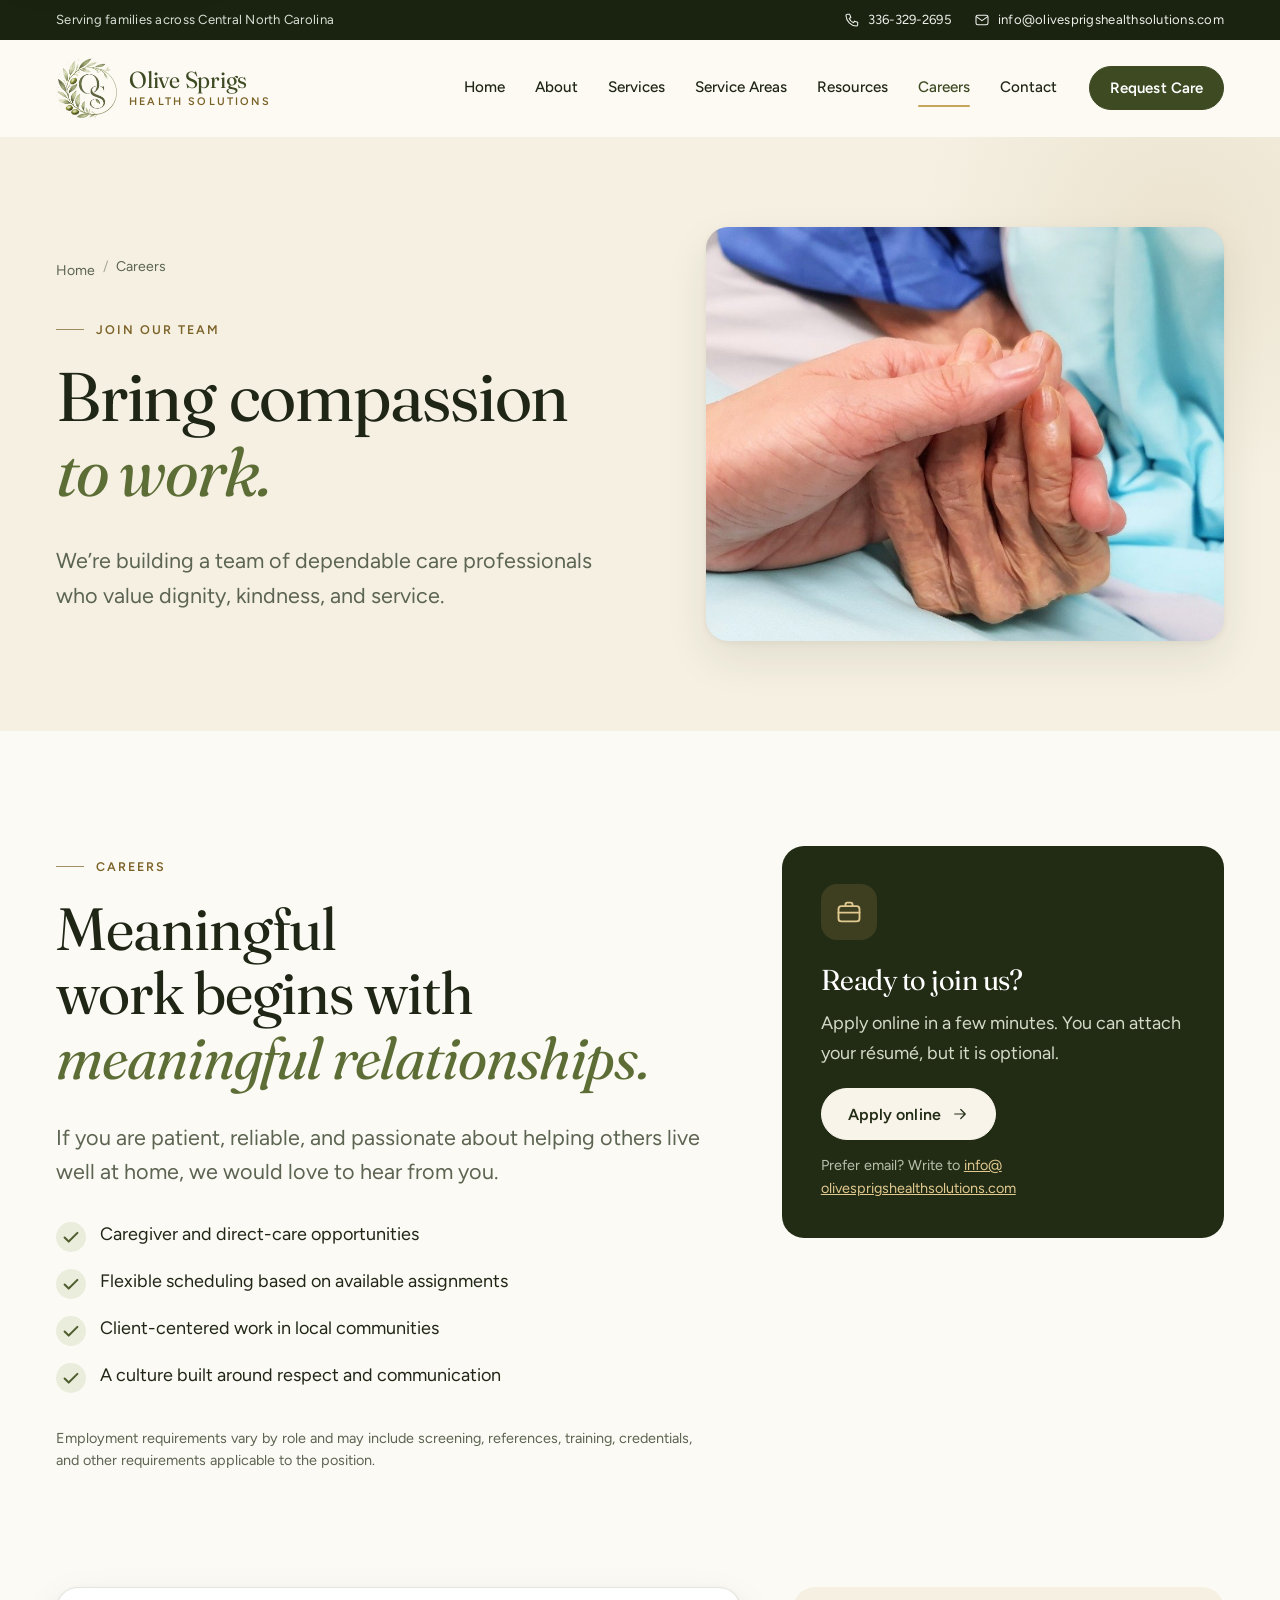
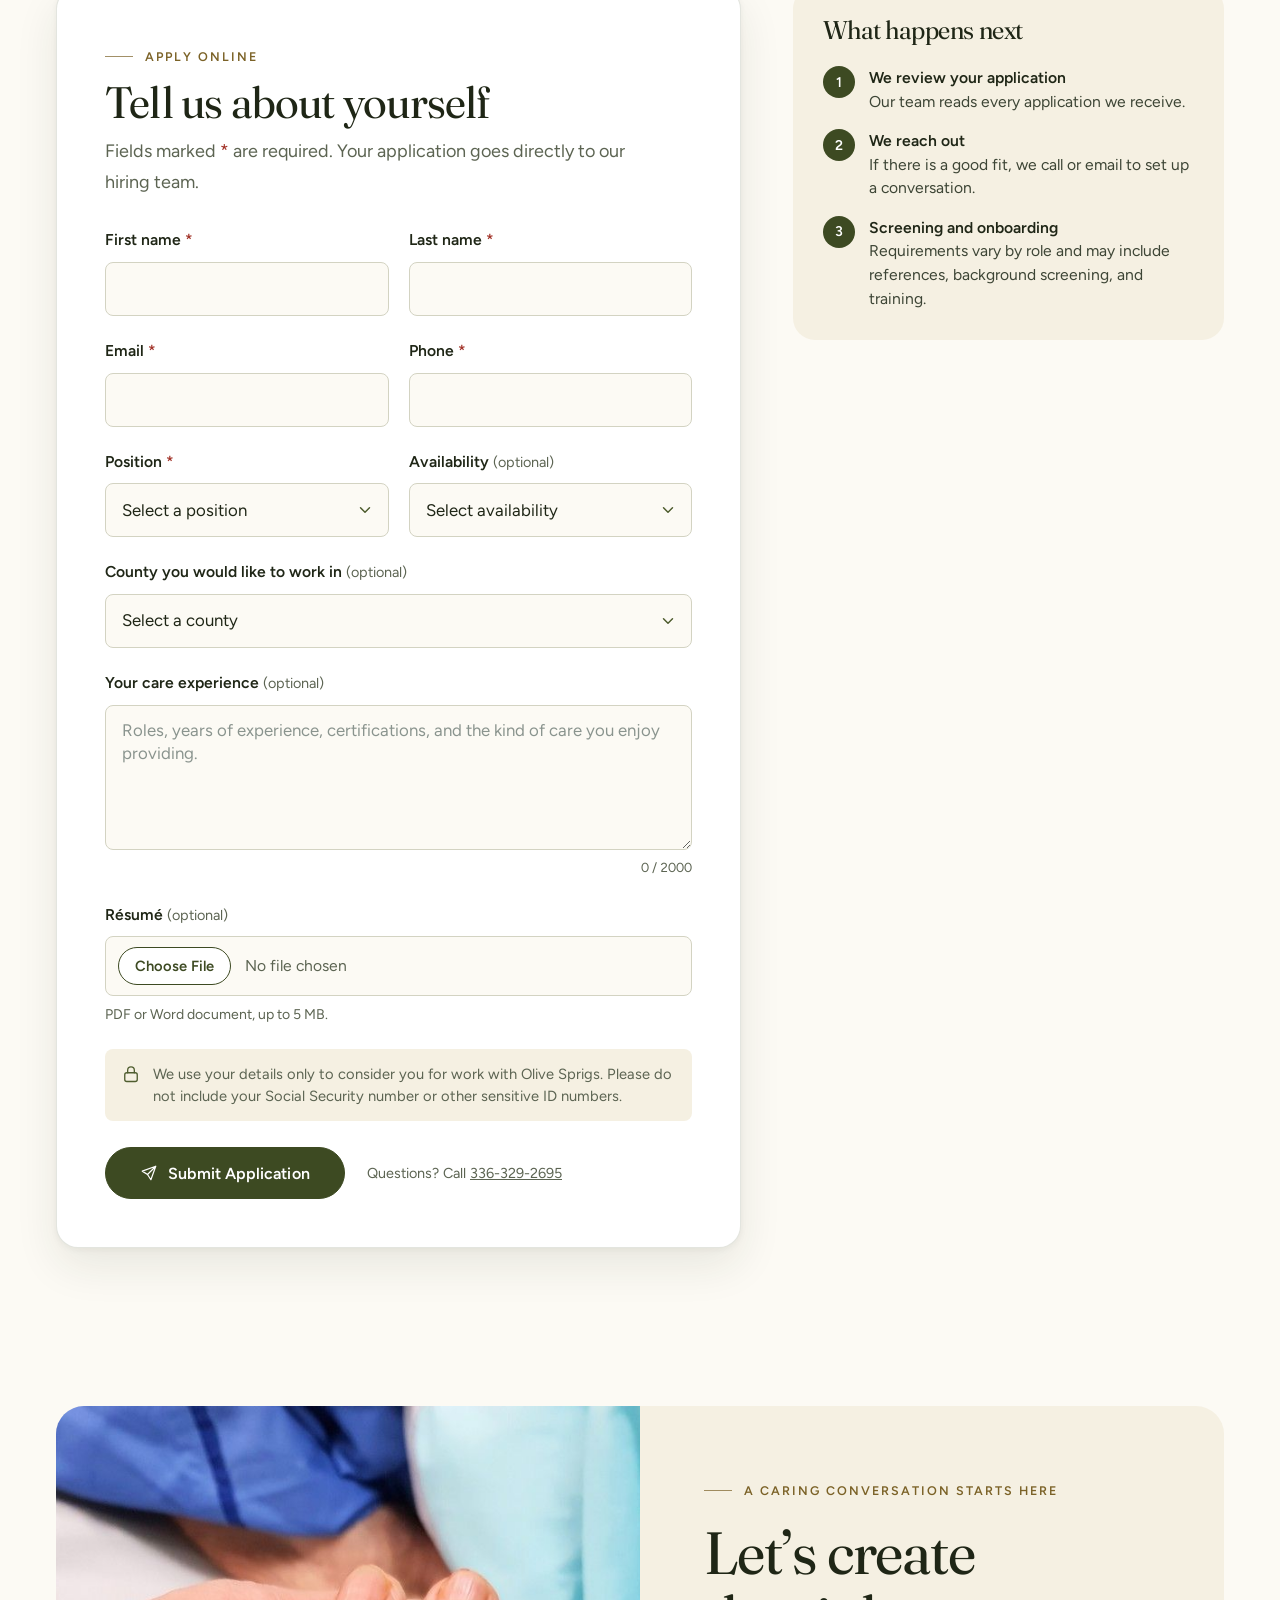
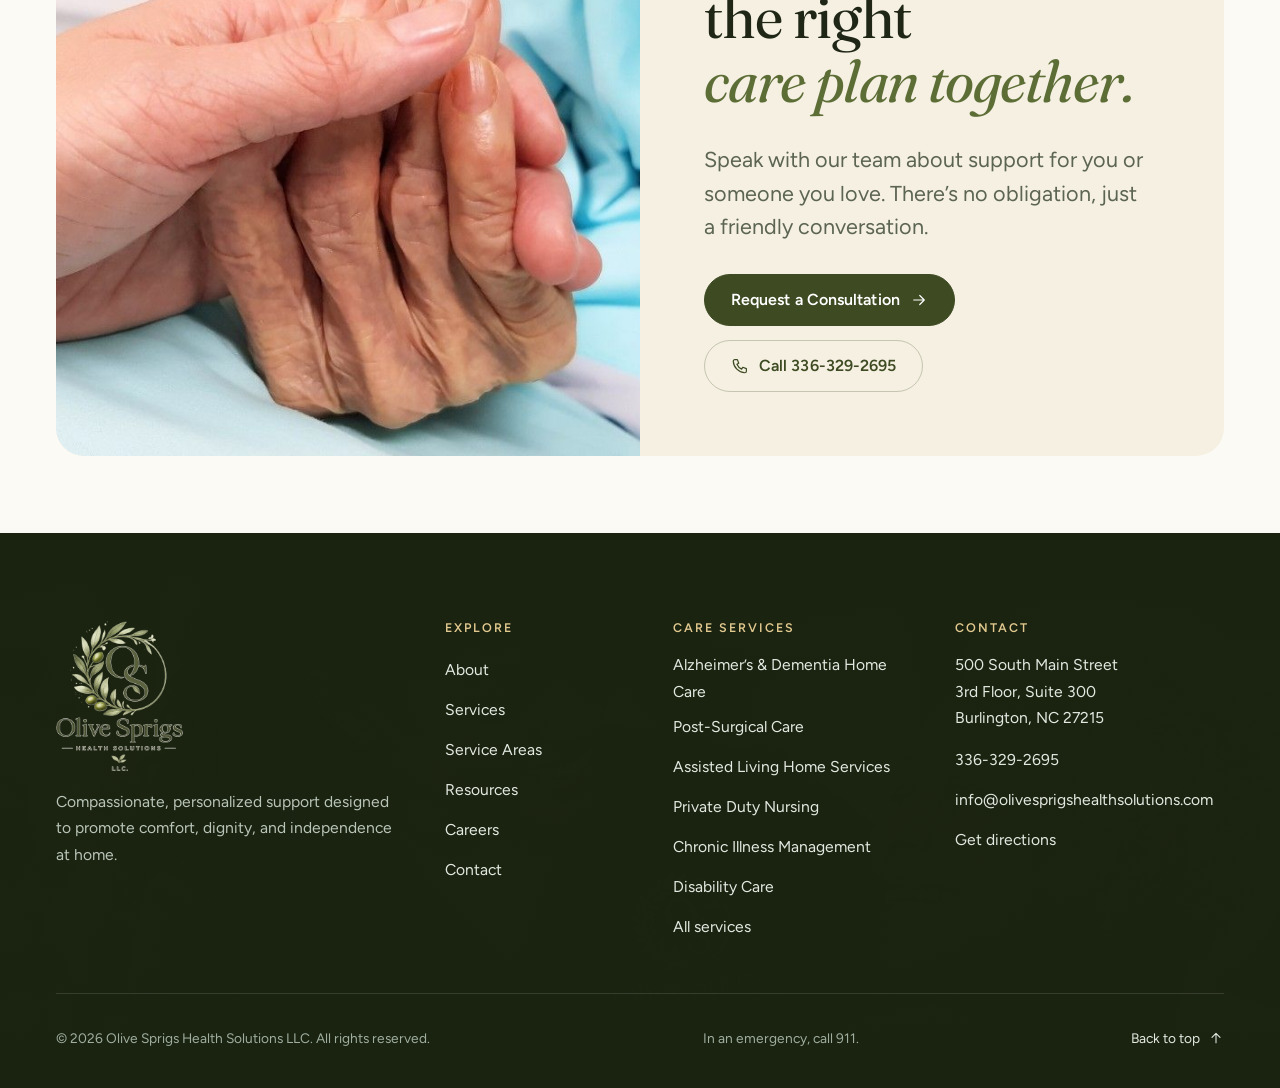
<file: careers.html>
<!DOCTYPE html>
<html lang="en">
<head>
  <meta charset="UTF-8">
  <meta name="viewport" content="width=device-width, initial-scale=1, viewport-fit=cover">
  <title>Careers | Olive Sprigs Health Solutions</title>
  <meta name="description" content="Join the Olive Sprigs Health Solutions team. We are looking for dependable, compassionate caregivers and care professionals across Central North Carolina.">
  <meta name="theme-color" content="#222c15">
  <meta property="og:type" content="website">
  <meta property="og:site_name" content="Olive Sprigs Health Solutions">
  <meta property="og:title" content="Careers | Olive Sprigs Health Solutions">
  <meta property="og:description" content="Join the Olive Sprigs Health Solutions team. We are looking for dependable, compassionate caregivers and care professionals across Central North Carolina.">
  <meta property="og:image" content="assets/images/hero-care.jpg">
  <link rel="icon" href="assets/images/logo-mark.png" type="image/png">
  <link rel="preload" href="assets/fonts/fraunces.woff2" as="font" type="font/woff2" crossorigin>
  <link rel="preload" href="assets/fonts/figtree.woff2" as="font" type="font/woff2" crossorigin>
  <link rel="stylesheet" href="style.css?v=2">
  <script src="script.js?v=2" defer></script>
</head>
<body>
  <a class="skip" href="#main">Skip to main content</a>
  <div class="topbar" role="region" aria-label="Phone and email">
    <div class="wrap">
      <p class="topbar-location">Serving families across Central North Carolina</p>
      <p class="topbar-contact"><a href="tel:+13363292695"><svg class="icon" viewBox="0 0 24 24" aria-hidden="true" focusable="false"><path d="M5 3.5h3.5l1.8 4.8-2.4 1.5a11.5 11.5 0 0 0 6.3 6.3l1.5-2.4 4.8 1.8V19a2 2 0 0 1-2 2A16.5 16.5 0 0 1 3 5.5a2 2 0 0 1 2-2z"/></svg><span>336-329-2695</span></a><a class="topbar-email" href="mailto:info@olivesprigshealthsolutions.com"><svg class="icon" viewBox="0 0 24 24" aria-hidden="true" focusable="false"><rect x="3" y="5" width="18" height="14" rx="2.5"/><path d="m3.5 7 8.5 6 8.5-6"/></svg><span>info@<wbr>olivesprigshealthsolutions.com</span></a></p>
    </div>
  </div>

  <!-- 01. Shared header & navigation -->
  <header class="header" id="top">
    <div class="wrap header-inner">
      <a class="brand" href="index.html" aria-label="Olive Sprigs Health Solutions, home">
        <img src="assets/images/logo-mark.webp" alt="" width="240" height="236">
        <span class="brand-name">Olive Sprigs<small>Health Solutions</small></span>
      </a>
      <button class="menu-toggle" type="button" aria-controls="site-nav" aria-expanded="false" hidden>
        <svg class="icon icon-menu" viewBox="0 0 24 24" aria-hidden="true" focusable="false"><path d="M4 7h16M4 12h16M4 17h10"/></svg><svg class="icon icon-close" viewBox="0 0 24 24" aria-hidden="true" focusable="false"><path d="M6 6l12 12M18 6 6 18"/></svg><span class="menu-label">Menu</span>
      </button>
      <nav class="nav" id="site-nav" aria-label="Main">
        <ul class="nav-links">
          <li><a href="index.html">Home</a></li>
          <li><a href="about.html">About</a></li>
          <li><a href="services.html">Services</a></li>
          <li><a href="service-areas.html">Service Areas</a></li>
          <li><a href="resources.html">Resources</a></li>
          <li><a href="careers.html" aria-current="page">Careers</a></li>
          <li><a href="contact.html">Contact</a></li>
        </ul>
        <a class="button button-sm" href="contact.html">Request Care</a>
        <div class="nav-extra">
          <a href="tel:+13363292695">Call 336-329-2695</a>
          <a href="mailto:info@olivesprigshealthsolutions.com">info@<wbr>olivesprigshealthsolutions.com</a>
        </div>
      </nav>
    </div>
  </header>

  <main id="main">
    <section class="page-hero">
      <div class="wrap page-hero-inner">
        <div>
          <ol class="breadcrumb" aria-label="Breadcrumb"><li><a href="index.html">Home</a></li><li aria-current="page">Careers</li></ol>
          <p class="eyebrow">Join our team</p>
          <h1>Bring compassion <em>to work.</em></h1>
          <p class="lead">We’re building a team of dependable care professionals who value dignity, kindness, and service.</p>
        </div>
        <div class="photo"><img src="assets/images/page-banners/careers.jpg" alt="A caregiver holding the hand of a client resting in bed" width="1280" height="720" fetchpriority="high"></div>
      </div>
    </section>
    <section class="section wrap areas" aria-labelledby="careers-title">
      <div data-reveal>
        <p class="eyebrow">Careers</p>
        <h2 id="careers-title">Meaningful work begins with <em>meaningful relationships.</em></h2>
        <p class="lead muted">If you are patient, reliable, and passionate about helping others live well at home, we would love to hear from you.</p>
        <ul class="check-list">
          <li><svg class="icon" viewBox="0 0 24 24" aria-hidden="true" focusable="false"><path d="m5 12.5 4.5 4.5L19 7.5"/></svg><span>Caregiver and direct-care opportunities</span></li>
          <li><svg class="icon" viewBox="0 0 24 24" aria-hidden="true" focusable="false"><path d="m5 12.5 4.5 4.5L19 7.5"/></svg><span>Flexible scheduling based on available assignments</span></li>
          <li><svg class="icon" viewBox="0 0 24 24" aria-hidden="true" focusable="false"><path d="m5 12.5 4.5 4.5L19 7.5"/></svg><span>Client-centered work in local communities</span></li>
          <li><svg class="icon" viewBox="0 0 24 24" aria-hidden="true" focusable="false"><path d="m5 12.5 4.5 4.5L19 7.5"/></svg><span>A culture built around respect and communication</span></li>
        </ul>
        <p class="fine">Employment requirements vary by role and may include screening, references, training, credentials, and other requirements applicable to the position.</p>
      </div>
      <aside class="info-card dark" data-reveal data-reveal-delay="1">
        <span class="icon-badge"><svg class="icon" viewBox="0 0 24 24" aria-hidden="true" focusable="false"><rect x="3" y="7" width="18" height="13" rx="2.5"/><path d="M9 7V5.5A1.5 1.5 0 0 1 10.5 4h3A1.5 1.5 0 0 1 15 5.5V7M3 12.5h18"/></svg></span>
        <h2>Ready to join us?</h2>
        <p>Apply online in a few minutes. You can attach your résumé, but it is optional.</p>
        <a class="button button-light" href="#apply">Apply online <svg class="icon icon-arrow" viewBox="0 0 24 24" aria-hidden="true" focusable="false"><path d="M5 12h14M13 6l6 6-6 6"/></svg></a>
        <p class="fine">Prefer email? Write to <a class="on-dark" href="mailto:info@olivesprigshealthsolutions.com?subject=Career%20Interest%20-%20Olive%20Sprigs">info@<wbr>olivesprigshealthsolutions.com</a></p>
      </aside>
    </section>

    <section class="section-tight wrap contact-grid" id="apply" aria-labelledby="apply-title">
      <div class="form-card">
        <form id="apply-form" data-success="#apply-success" action="api/careers.php" method="post" enctype="multipart/form-data" data-ajax-form data-busy="Sending your application…">
          <p class="eyebrow">Apply online</p>
          <h2 id="apply-title">Tell us about yourself</h2>
          <p class="form-intro">Fields marked <span class="req" aria-hidden="true">*</span><span class="visually-hidden">with an asterisk</span> are required. Your application goes directly to our hiring team.</p>

          <div class="field-grid">
            <div class="field">
              <label for="ap-first-name">First name <span class="req" aria-hidden="true">*</span></label>
              <input class="input" id="ap-first-name" name="first_name" autocomplete="given-name" required maxlength="60" aria-describedby="ap-first-name-error">
              <span class="field-error" id="ap-first-name-error"><svg class="icon" viewBox="0 0 24 24" aria-hidden="true" focusable="false"><circle cx="12" cy="12" r="9"/><path d="M12 7.5v5.5M12 16.3v.1"/></svg><span></span></span>
            </div>
            <div class="field">
              <label for="ap-last-name">Last name <span class="req" aria-hidden="true">*</span></label>
              <input class="input" id="ap-last-name" name="last_name" autocomplete="family-name" required maxlength="60" aria-describedby="ap-last-name-error">
              <span class="field-error" id="ap-last-name-error"><svg class="icon" viewBox="0 0 24 24" aria-hidden="true" focusable="false"><circle cx="12" cy="12" r="9"/><path d="M12 7.5v5.5M12 16.3v.1"/></svg><span></span></span>
            </div>
            <div class="field">
              <label for="ap-email">Email <span class="req" aria-hidden="true">*</span></label>
              <input class="input" id="ap-email" name="email" type="email" inputmode="email" autocomplete="email" required maxlength="200" spellcheck="false" aria-describedby="ap-email-error">
              <span class="field-error" id="ap-email-error"><svg class="icon" viewBox="0 0 24 24" aria-hidden="true" focusable="false"><circle cx="12" cy="12" r="9"/><path d="M12 7.5v5.5M12 16.3v.1"/></svg><span></span></span>
            </div>
            <div class="field">
              <label for="ap-phone">Phone <span class="req" aria-hidden="true">*</span></label>
              <input class="input" id="ap-phone" name="phone" type="tel" inputmode="tel" autocomplete="tel" required maxlength="40" aria-describedby="ap-phone-error">
              <span class="field-error" id="ap-phone-error"><svg class="icon" viewBox="0 0 24 24" aria-hidden="true" focusable="false"><circle cx="12" cy="12" r="9"/><path d="M12 7.5v5.5M12 16.3v.1"/></svg><span></span></span>
            </div>
            <div class="field">
              <label for="ap-position">Position <span class="req" aria-hidden="true">*</span></label>
              <select class="input select" id="ap-position" name="position" required aria-describedby="ap-position-error"><option value="">Select a position</option><option value="Caregiver / Direct Care Worker">Caregiver / Direct Care Worker</option><option value="Certified Nursing Assistant (CNA)">Certified Nursing Assistant (CNA)</option><option value="Licensed Practical Nurse (LPN)">Licensed Practical Nurse (LPN)</option><option value="Registered Nurse (RN)">Registered Nurse (RN)</option><option value="Office / Administrative">Office / Administrative</option><option value="Other">Other</option></select>
              <span class="field-error" id="ap-position-error"><svg class="icon" viewBox="0 0 24 24" aria-hidden="true" focusable="false"><circle cx="12" cy="12" r="9"/><path d="M12 7.5v5.5M12 16.3v.1"/></svg><span></span></span>
            </div>
            <div class="field">
              <label for="ap-availability">Availability <span class="optional">(optional)</span></label>
              <select class="input select" id="ap-availability" name="availability"><option value="">Select availability</option><option value="Full-time">Full-time</option><option value="Part-time">Part-time</option><option value="Weekends">Weekends</option><option value="Overnights">Overnights</option><option value="Flexible">Flexible</option></select>
            </div>
          </div>

          <div class="field">
            <label for="ap-county">County you would like to work in <span class="optional">(optional)</span></label>
            <select class="input select" id="ap-county" name="county"><option value="">Select a county</option><option value="Alamance">Alamance County</option><option value="Guilford">Guilford County</option><option value="Orange">Orange County</option><option value="Durham">Durham County</option><option value="Wake">Wake County</option><option value="Chatham">Chatham County</option><option value="Randolph">Randolph County</option><option value="Caswell">Caswell County</option><option value="Person">Person County</option><option value="Forsyth">Forsyth County</option><option value="Granville">Granville County</option><option value="Vance">Vance County</option><option value="Johnston">Johnston County</option><option value="Franklin">Franklin County</option><option value="Other">Other / flexible</option></select>
          </div>

          <div class="field">
            <label for="ap-experience">Your care experience <span class="optional">(optional)</span></label>
            <textarea class="input" id="ap-experience" name="experience" rows="5" maxlength="2000" placeholder="Roles, years of experience, certifications, and the kind of care you enjoy providing." aria-describedby="ap-experience-count" data-counter="#ap-experience-count"></textarea>
            <div class="field-foot"><span></span><span class="counter" id="ap-experience-count">0 / 2000</span></div>
          </div>

          <div class="field">
            <label for="ap-resume">Résumé <span class="optional">(optional)</span></label>
            <input class="input input-file" id="ap-resume" name="resume" type="file" accept=".pdf,.doc,.docx,application/pdf,application/msword,application/vnd.openxmlformats-officedocument.wordprocessingml.document" aria-describedby="ap-resume-hint ap-resume-error" data-max-bytes="5242880">
            <span class="hint" id="ap-resume-hint">PDF or Word document, up to 5 MB.</span>
            <span class="field-error" id="ap-resume-error"><svg class="icon" viewBox="0 0 24 24" aria-hidden="true" focusable="false"><circle cx="12" cy="12" r="9"/><path d="M12 7.5v5.5M12 16.3v.1"/></svg><span></span></span>
          </div>

          <div class="honeypot" aria-hidden="true"><label for="ap-website">Leave this blank</label><input id="ap-website" name="website" tabindex="-1" autocomplete="off"></div>

          <p class="privacy-note"><svg class="icon" viewBox="0 0 24 24" aria-hidden="true" focusable="false"><rect x="4.5" y="10.5" width="15" height="10.5" rx="2.5"/><path d="M8 10.5V7.5a4 4 0 0 1 8 0v3"/></svg><span>We use your details only to consider you for work with Olive Sprigs. Please do not include your Social Security number or other sensitive ID numbers.</span></p>

          <div class="form-actions">
            <button class="button" type="submit"><svg class="icon" viewBox="0 0 24 24" aria-hidden="true" focusable="false"><path d="M21 3 10 14M21 3l-6.5 18-4.5-7-7-4.5z"/></svg><span class="button-label">Submit Application</span></button>
            <p class="fine">Questions? Call <a href="tel:+13363292695">336-329-2695</a></p>
          </div>

          <div class="alert alert-error" role="alert" hidden><svg class="icon" viewBox="0 0 24 24" aria-hidden="true" focusable="false"><circle cx="12" cy="12" r="9"/><path d="M12 7.5v5.5M12 16.3v.1"/></svg><div><strong>We couldn’t send your application.</strong> <span class="alert-message"></span> Your details are still here, so you can try again, or email <a href="mailto:info@olivesprigshealthsolutions.com?subject=Career%20Interest%20-%20Olive%20Sprigs">info@<wbr>olivesprigshealthsolutions.com</a>.</div></div>
          <p class="visually-hidden form-status" role="status" aria-live="polite"></p>
        </form>

        <div class="form-success" id="apply-success" tabindex="-1" hidden>
          <div class="success-mark"><svg class="icon" viewBox="0 0 24 24" aria-hidden="true" focusable="false"><path d="m5 12.5 4.5 4.5L19 7.5"/></svg></div>
          <h2>Thank you<span class="success-name"></span>.</h2>
          <p class="success-message">Thank you for applying. Our team will review your application and contact you if there is a good fit.</p>
          <div class="button-row"><a class="button button-ghost" href="about.html">Learn more about us</a></div>
        </div>
      </div>

      <aside class="contact-aside" aria-label="About the hiring process">
        <div class="info-card">
          <h2>What happens next</h2>
          <ol class="mini-steps">
            <li><span><strong>We review your application</strong>Our team reads every application we receive.</span></li>
            <li><span><strong>We reach out</strong>If there is a good fit, we call or email to set up a conversation.</span></li>
            <li><span><strong>Screening and onboarding</strong>Requirements vary by role and may include references, background screening, and training.</span></li>
          </ol>
        </div>
      </aside>
    </section>
  </main>

  <!-- 03. Shared call to action -->
  <section class="invitation" aria-labelledby="invite-title">
    <div class="wrap">
      <div class="invitation-card" data-reveal>
        <div class="photo"><img src="assets/images/page-banners/careers.jpg" alt="A caregiver gently holding the hands of a client resting in bed" width="1280" height="720" loading="lazy" decoding="async"></div>
        <div class="invitation-body">
          <p class="eyebrow">A caring conversation starts here</p>
          <h2 id="invite-title">Let’s create the right <em>care plan together.</em></h2>
          <p>Speak with our team about support for you or someone you love. There’s no obligation, just a friendly conversation.</p>
          <div class="button-row">
            <a class="button" href="contact.html">Request a Consultation <svg class="icon icon-arrow" viewBox="0 0 24 24" aria-hidden="true" focusable="false"><path d="M5 12h14M13 6l6 6-6 6"/></svg></a>
            <a class="button button-ghost" href="tel:+13363292695"><svg class="icon" viewBox="0 0 24 24" aria-hidden="true" focusable="false"><path d="M5 3.5h3.5l1.8 4.8-2.4 1.5a11.5 11.5 0 0 0 6.3 6.3l1.5-2.4 4.8 1.8V19a2 2 0 0 1-2 2A16.5 16.5 0 0 1 3 5.5a2 2 0 0 1 2-2z"/></svg>Call 336-329-2695</a>
          </div>
        </div>
      </div>
    </div>
  </section>

  <!-- 04. Shared footer -->
  <footer class="site-footer">
    <div class="wrap">
      <div class="footer-top">
        <div class="footer-brand">
          <img src="assets/images/logo-full.webp" alt="Olive Sprigs Health Solutions" width="356" height="420" loading="lazy" decoding="async">
          <p>Compassionate, personalized support designed to promote comfort, dignity, and independence at home.</p>
        </div>
        <nav class="footer-col" aria-label="Footer">
          <h2>Explore</h2>
          <ul>
            <li><a href="about.html">About</a></li>
            <li><a href="services.html">Services</a></li>
            <li><a href="service-areas.html">Service Areas</a></li>
            <li><a href="resources.html">Resources</a></li>
            <li><a href="careers.html">Careers</a></li>
            <li><a href="contact.html">Contact</a></li>
          </ul>
        </nav>
        <div class="footer-col">
          <h2>Care services</h2>
          <ul>
            <li><a href="services.html#dementia">Alzheimer’s &amp; Dementia Home Care</a></li>
            <li><a href="services.html#post-surgical">Post-Surgical Care</a></li>
            <li><a href="services.html#assisted-living">Assisted Living Home Services</a></li>
            <li><a href="services.html#private-duty-nursing">Private Duty Nursing</a></li>
            <li><a href="services.html#chronic-illness">Chronic Illness Management</a></li>
            <li><a href="services.html#disability">Disability Care</a></li>
            <li><a href="services.html">All services</a></li>
          </ul>
        </div>
        <div class="footer-col">
          <h2>Contact</h2>
          <address>500 South Main Street<br>3rd Floor, Suite 300<br>Burlington, NC 27215</address>
          <ul>
            <li><a href="tel:+13363292695">336-329-2695</a></li>
            <li><a href="mailto:info@olivesprigshealthsolutions.com">info@<wbr>olivesprigshealthsolutions.com</a></li>
            <li><a href="https://www.google.com/maps/search/?api=1&amp;query=500+South+Main+Street+Suite+300+Burlington+NC+27215" target="_blank" rel="noopener noreferrer">Get directions<span class="visually-hidden"> (opens in a new tab)</span></a></li>
          </ul>
        </div>
      </div>
      <div class="footer-bottom">
        <p>&copy; <span id="year">2026</span> Olive Sprigs Health Solutions LLC. All rights reserved.</p>
        <p>In an emergency, call 911.</p>
        <a class="to-top" href="#top">Back to top <svg class="icon icon-arrow" viewBox="0 0 24 24" aria-hidden="true" focusable="false"><path d="M5 12h14M13 6l6 6-6 6"/></svg></a>
      </div>
    </div>
  </footer>
</body>
</html>
</file>
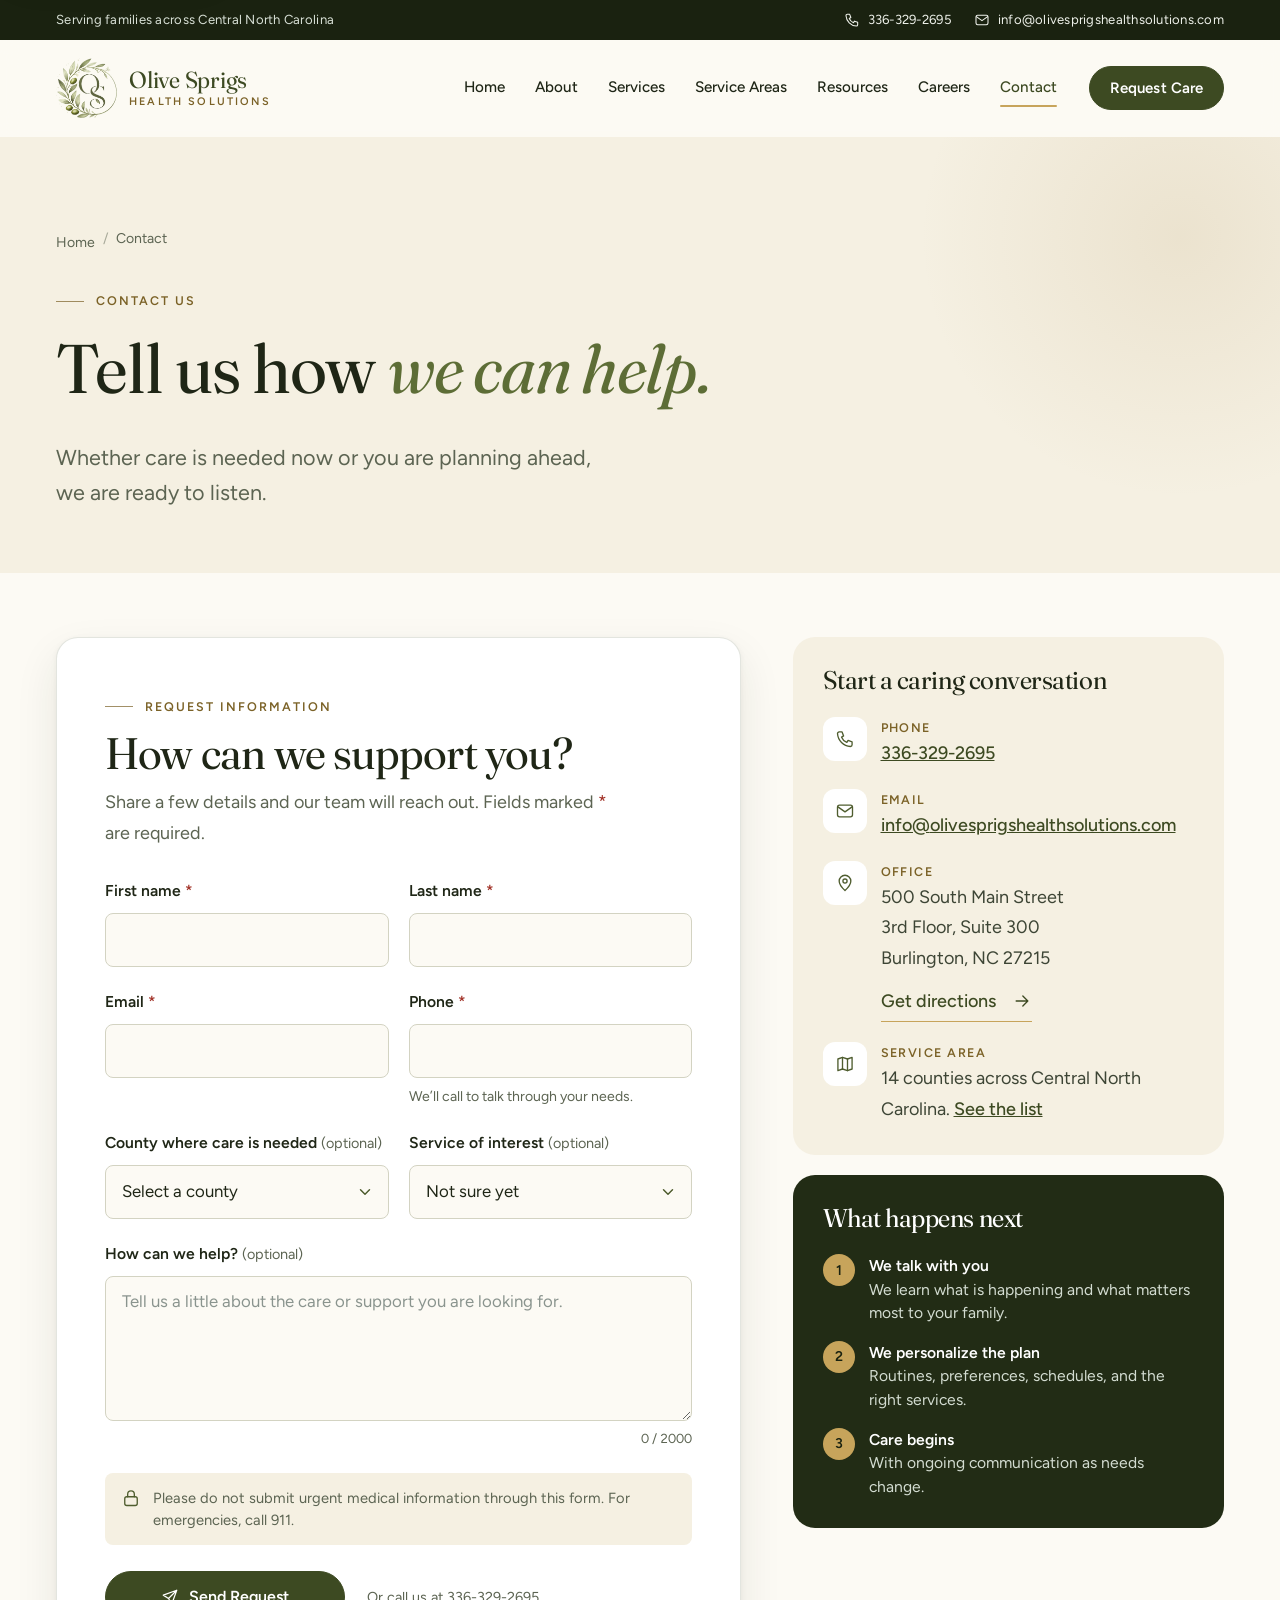
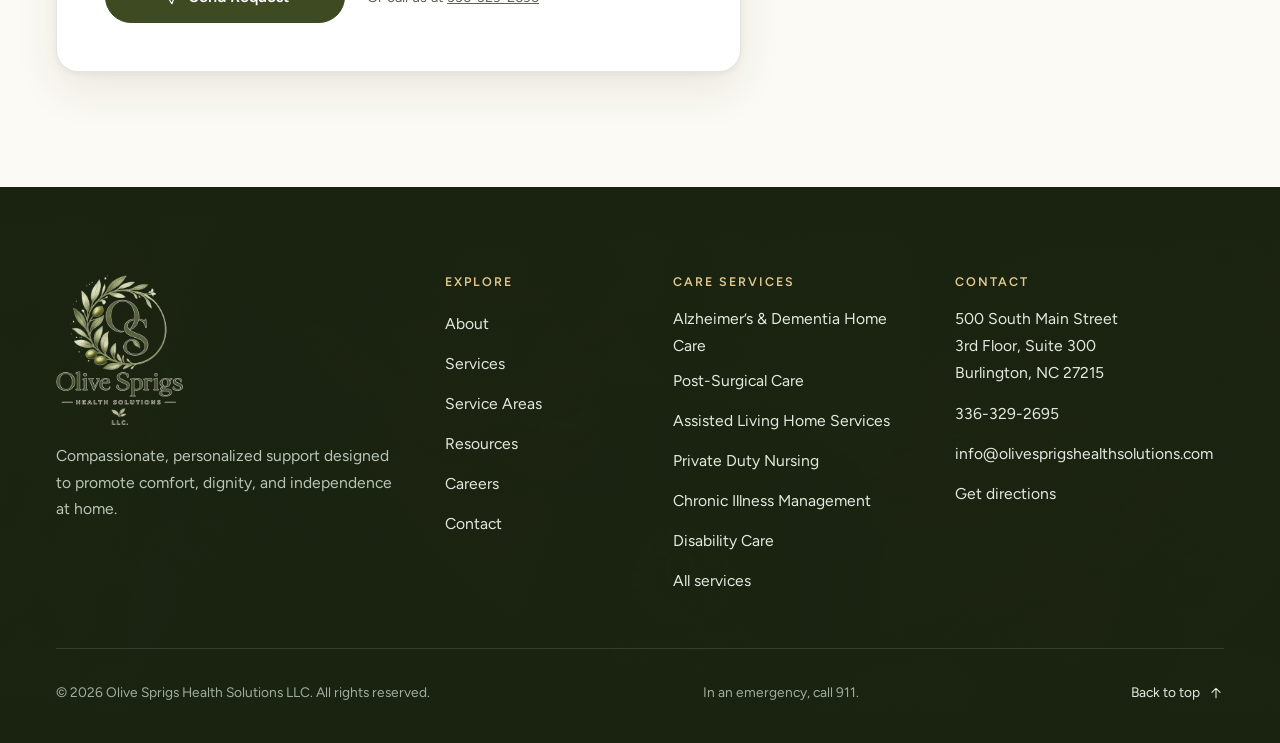
<file: contact.html>
<!DOCTYPE html>
<html lang="en">
<head>
  <meta charset="UTF-8">
  <meta name="viewport" content="width=device-width, initial-scale=1, viewport-fit=cover">
  <title>Contact Us | Olive Sprigs Health Solutions</title>
  <meta name="description" content="Request in-home care or ask a question. Call 336-329-2695, email info@olivesprigshealthsolutions.com, or visit 500 South Main Street, Suite 300, Burlington, NC 27215.">
  <meta name="theme-color" content="#222c15">
  <meta property="og:type" content="website">
  <meta property="og:site_name" content="Olive Sprigs Health Solutions">
  <meta property="og:title" content="Contact Us | Olive Sprigs Health Solutions">
  <meta property="og:description" content="Request in-home care or ask a question. Call 336-329-2695, email info@olivesprigshealthsolutions.com, or visit 500 South Main Street, Suite 300, Burlington, NC 27215.">
  <meta property="og:image" content="assets/images/hero-care.jpg">
  <link rel="icon" href="assets/images/logo-mark.png" type="image/png">
  <link rel="preload" href="assets/fonts/fraunces.woff2" as="font" type="font/woff2" crossorigin>
  <link rel="preload" href="assets/fonts/figtree.woff2" as="font" type="font/woff2" crossorigin>
  <link rel="stylesheet" href="style.css?v=2">
  <script src="script.js?v=2" defer></script>
</head>
<body>
  <a class="skip" href="#main">Skip to main content</a>
  <div class="topbar" role="region" aria-label="Phone and email">
    <div class="wrap">
      <p class="topbar-location">Serving families across Central North Carolina</p>
      <p class="topbar-contact"><a href="tel:+13363292695"><svg class="icon" viewBox="0 0 24 24" aria-hidden="true" focusable="false"><path d="M5 3.5h3.5l1.8 4.8-2.4 1.5a11.5 11.5 0 0 0 6.3 6.3l1.5-2.4 4.8 1.8V19a2 2 0 0 1-2 2A16.5 16.5 0 0 1 3 5.5a2 2 0 0 1 2-2z"/></svg><span>336-329-2695</span></a><a class="topbar-email" href="mailto:info@olivesprigshealthsolutions.com"><svg class="icon" viewBox="0 0 24 24" aria-hidden="true" focusable="false"><rect x="3" y="5" width="18" height="14" rx="2.5"/><path d="m3.5 7 8.5 6 8.5-6"/></svg><span>info@<wbr>olivesprigshealthsolutions.com</span></a></p>
    </div>
  </div>

  <!-- 01. Shared header & navigation -->
  <header class="header" id="top">
    <div class="wrap header-inner">
      <a class="brand" href="index.html" aria-label="Olive Sprigs Health Solutions, home">
        <img src="assets/images/logo-mark.webp" alt="" width="240" height="236">
        <span class="brand-name">Olive Sprigs<small>Health Solutions</small></span>
      </a>
      <button class="menu-toggle" type="button" aria-controls="site-nav" aria-expanded="false" hidden>
        <svg class="icon icon-menu" viewBox="0 0 24 24" aria-hidden="true" focusable="false"><path d="M4 7h16M4 12h16M4 17h10"/></svg><svg class="icon icon-close" viewBox="0 0 24 24" aria-hidden="true" focusable="false"><path d="M6 6l12 12M18 6 6 18"/></svg><span class="menu-label">Menu</span>
      </button>
      <nav class="nav" id="site-nav" aria-label="Main">
        <ul class="nav-links">
          <li><a href="index.html">Home</a></li>
          <li><a href="about.html">About</a></li>
          <li><a href="services.html">Services</a></li>
          <li><a href="service-areas.html">Service Areas</a></li>
          <li><a href="resources.html">Resources</a></li>
          <li><a href="careers.html">Careers</a></li>
          <li><a href="contact.html" aria-current="page">Contact</a></li>
        </ul>
        <a class="button button-sm" href="contact.html">Request Care</a>
        <div class="nav-extra">
          <a href="tel:+13363292695">Call 336-329-2695</a>
          <a href="mailto:info@olivesprigshealthsolutions.com">info@<wbr>olivesprigshealthsolutions.com</a>
        </div>
      </nav>
    </div>
  </header>

  <main id="main">
    <section class="page-hero page-hero-compact">
      <div class="wrap page-hero-inner">
        <div>
          <ol class="breadcrumb" aria-label="Breadcrumb"><li><a href="index.html">Home</a></li><li aria-current="page">Contact</li></ol>
          <p class="eyebrow">Contact us</p>
          <h1>Tell us how <em>we can help.</em></h1>
          <p class="lead">Whether care is needed now or you are planning ahead, we are ready to listen.</p>
        </div>
      </div>
    </section>

    <section class="section wrap contact-grid" style="padding-top:clamp(40px,5vw,64px)" aria-label="Contact Olive Sprigs">
      <div class="form-card">
        <form id="inquiry-form" data-success="#form-success" action="api/contact.php" method="post" data-ajax-form data-busy="Sending your request…" data-preset-service>
          <p class="eyebrow">Request information</p>
          <h2>How can we support you?</h2>
          <p class="form-intro">Share a few details and our team will reach out. Fields marked <span class="req" aria-hidden="true">*</span><span class="visually-hidden">with an asterisk</span> are required.</p>

          <div class="field-grid">
            <div class="field">
              <label for="first-name">First name <span class="req" aria-hidden="true">*</span></label>
              <input class="input" id="first-name" name="first_name" autocomplete="given-name" required maxlength="60" aria-describedby="first-name-error">
              <span class="field-error" id="first-name-error"><svg class="icon" viewBox="0 0 24 24" aria-hidden="true" focusable="false"><circle cx="12" cy="12" r="9"/><path d="M12 7.5v5.5M12 16.3v.1"/></svg><span></span></span>
            </div>
            <div class="field">
              <label for="last-name">Last name <span class="req" aria-hidden="true">*</span></label>
              <input class="input" id="last-name" name="last_name" autocomplete="family-name" required maxlength="60" aria-describedby="last-name-error">
              <span class="field-error" id="last-name-error"><svg class="icon" viewBox="0 0 24 24" aria-hidden="true" focusable="false"><circle cx="12" cy="12" r="9"/><path d="M12 7.5v5.5M12 16.3v.1"/></svg><span></span></span>
            </div>
            <div class="field">
              <label for="email">Email <span class="req" aria-hidden="true">*</span></label>
              <input class="input" id="email" name="email" type="email" inputmode="email" autocomplete="email" required maxlength="200" spellcheck="false" aria-describedby="email-error">
              <span class="field-error" id="email-error"><svg class="icon" viewBox="0 0 24 24" aria-hidden="true" focusable="false"><circle cx="12" cy="12" r="9"/><path d="M12 7.5v5.5M12 16.3v.1"/></svg><span></span></span>
            </div>
            <div class="field">
              <label for="phone">Phone <span class="req" aria-hidden="true">*</span></label>
              <input class="input" id="phone" name="phone" type="tel" inputmode="tel" autocomplete="tel" required maxlength="40" aria-describedby="phone-hint phone-error">
              <span class="hint" id="phone-hint">We’ll call to talk through your needs.</span>
              <span class="field-error" id="phone-error"><svg class="icon" viewBox="0 0 24 24" aria-hidden="true" focusable="false"><circle cx="12" cy="12" r="9"/><path d="M12 7.5v5.5M12 16.3v.1"/></svg><span></span></span>
            </div>
            <div class="field">
              <label for="county">County where care is needed <span class="optional">(optional)</span></label>
              <select class="input select" id="county" name="county"><option value="">Select a county</option><option value="Alamance">Alamance County</option><option value="Guilford">Guilford County</option><option value="Orange">Orange County</option><option value="Durham">Durham County</option><option value="Wake">Wake County</option><option value="Chatham">Chatham County</option><option value="Randolph">Randolph County</option><option value="Caswell">Caswell County</option><option value="Person">Person County</option><option value="Forsyth">Forsyth County</option><option value="Granville">Granville County</option><option value="Vance">Vance County</option><option value="Johnston">Johnston County</option><option value="Franklin">Franklin County</option><option value="Other">Other / not sure</option></select>
            </div>
            <div class="field">
              <label for="service">Service of interest <span class="optional">(optional)</span></label>
              <select class="input select" id="service" name="service"><option value="">Not sure yet</option><option value="Alzheimer’s & Dementia Home Care" data-key="dementia">Alzheimer’s &amp; Dementia Home Care</option><option value="Post-Surgical Care" data-key="post-surgical">Post-Surgical Care</option><option value="Assisted Living Home Services" data-key="assisted-living">Assisted Living Home Services</option><option value="Private Duty Nursing" data-key="private-duty-nursing">Private Duty Nursing</option><option value="Chronic Illness Management" data-key="chronic-illness">Chronic Illness Management</option><option value="Disability Care" data-key="disability">Disability Care</option><option value="Adult Care Home" data-key="adult-care-home">Adult Care Home</option><option value="Non-Medical Home Care" data-key="non-medical">Non-Medical Home Care</option><option value="Pediatric Care" data-key="pediatric">Pediatric Care</option></select>
            </div>
          </div>

          <div class="field">
            <label for="message">How can we help? <span class="optional">(optional)</span></label>
            <textarea class="input" id="message" name="message" rows="5" maxlength="2000" placeholder="Tell us a little about the care or support you are looking for." aria-describedby="message-count" data-counter="#message-count"></textarea>
            <div class="field-foot"><span></span><span class="counter" id="message-count">0 / 2000</span></div>
          </div>

          <div class="honeypot" aria-hidden="true"><label for="website">Leave this blank</label><input id="website" name="website" tabindex="-1" autocomplete="off"></div>

          <p class="privacy-note"><svg class="icon" viewBox="0 0 24 24" aria-hidden="true" focusable="false"><rect x="4.5" y="10.5" width="15" height="10.5" rx="2.5"/><path d="M8 10.5V7.5a4 4 0 0 1 8 0v3"/></svg><span>Please do not submit urgent medical information through this form. For emergencies, call 911.</span></p>

          <div class="form-actions">
            <button class="button" type="submit"><svg class="icon" viewBox="0 0 24 24" aria-hidden="true" focusable="false"><path d="M21 3 10 14M21 3l-6.5 18-4.5-7-7-4.5z"/></svg><span class="button-label">Send Request</span></button>
            <p class="fine">Or call us at <a href="tel:+13363292695">336-329-2695</a></p>
          </div>

          <div class="alert alert-error" id="form-error" role="alert" hidden><svg class="icon" viewBox="0 0 24 24" aria-hidden="true" focusable="false"><circle cx="12" cy="12" r="9"/><path d="M12 7.5v5.5M12 16.3v.1"/></svg><div><strong>We couldn’t send your request.</strong> <span class="alert-message"></span> Your details are still here, so you can try again. You can also call <a href="tel:+13363292695">336-329-2695</a> or email <a href="mailto:info@olivesprigshealthsolutions.com">info@<wbr>olivesprigshealthsolutions.com</a>.</div></div>
          <p id="form-status" class="visually-hidden form-status" role="status" aria-live="polite"></p>
        </form>

        <div class="form-success" id="form-success" tabindex="-1" hidden>
          <div class="success-mark"><svg class="icon" viewBox="0 0 24 24" aria-hidden="true" focusable="false"><path d="m5 12.5 4.5 4.5L19 7.5"/></svg></div>
          <h2>Thank you<span class="success-name"></span>.</h2>
          <p class="success-message">Your request has been sent. A member of our team will contact you soon.</p>
          <p class="fine">If you need help sooner, call <a href="tel:+13363292695">336-329-2695</a>.</p>
          <div class="button-row"><a class="button button-ghost" href="services.html">Explore our services</a></div>
        </div>
      </div>

      <aside class="contact-aside" aria-label="Contact details">
        <div class="info-card">
          <h2>Start a caring conversation</h2>
          <ul class="info-list">
            <li><span class="icon-wrap"><svg class="icon" viewBox="0 0 24 24" aria-hidden="true" focusable="false"><path d="M5 3.5h3.5l1.8 4.8-2.4 1.5a11.5 11.5 0 0 0 6.3 6.3l1.5-2.4 4.8 1.8V19a2 2 0 0 1-2 2A16.5 16.5 0 0 1 3 5.5a2 2 0 0 1 2-2z"/></svg></span><div><span class="label">Phone</span><a href="tel:+13363292695">336-329-2695</a></div></li>
            <li><span class="icon-wrap"><svg class="icon" viewBox="0 0 24 24" aria-hidden="true" focusable="false"><rect x="3" y="5" width="18" height="14" rx="2.5"/><path d="m3.5 7 8.5 6 8.5-6"/></svg></span><div><span class="label">Email</span><a href="mailto:info@olivesprigshealthsolutions.com">info@<wbr>olivesprigshealthsolutions.com</a></div></li>
            <li><span class="icon-wrap"><svg class="icon" viewBox="0 0 24 24" aria-hidden="true" focusable="false"><path d="M12 21s-7-6.1-7-11.3a7 7 0 0 1 14 0C19 14.9 12 21 12 21z"/><circle cx="12" cy="9.7" r="2.5"/></svg></span><div><span class="label">Office</span><address>500 South Main Street<br>3rd Floor, Suite 300<br>Burlington, NC 27215</address><a class="text-link" href="https://www.google.com/maps/search/?api=1&amp;query=500+South+Main+Street+Suite+300+Burlington+NC+27215" target="_blank" rel="noopener noreferrer">Get directions<span class="visually-hidden"> (opens in a new tab)</span> <svg class="icon icon-arrow" viewBox="0 0 24 24" aria-hidden="true" focusable="false"><path d="M5 12h14M13 6l6 6-6 6"/></svg></a></div></li>
            <li><span class="icon-wrap"><svg class="icon" viewBox="0 0 24 24" aria-hidden="true" focusable="false"><path d="m9 4-5.5 2v14L9 18l6 2 5.5-2V4L15 6z"/><path d="M9 4v14M15 6v14"/></svg></span><div><span class="label">Service area</span><span>14 counties across Central North Carolina. <a href="service-areas.html">See the list</a></span></div></li>
          </ul>
        </div>
        <div class="info-card dark">
          <h2>What happens next</h2>
          <ol class="mini-steps">
            <li><span><strong>We talk with you</strong>We learn what is happening and what matters most to your family.</span></li>
            <li><span><strong>We personalize the plan</strong>Routines, preferences, schedules, and the right services.</span></li>
            <li><span><strong>Care begins</strong>With ongoing communication as needs change.</span></li>
          </ol>
        </div>
      </aside>
    </section>
  </main>

  <!-- 04. Shared footer -->
  <footer class="site-footer">
    <div class="wrap">
      <div class="footer-top">
        <div class="footer-brand">
          <img src="assets/images/logo-full.webp" alt="Olive Sprigs Health Solutions" width="356" height="420" loading="lazy" decoding="async">
          <p>Compassionate, personalized support designed to promote comfort, dignity, and independence at home.</p>
        </div>
        <nav class="footer-col" aria-label="Footer">
          <h2>Explore</h2>
          <ul>
            <li><a href="about.html">About</a></li>
            <li><a href="services.html">Services</a></li>
            <li><a href="service-areas.html">Service Areas</a></li>
            <li><a href="resources.html">Resources</a></li>
            <li><a href="careers.html">Careers</a></li>
            <li><a href="contact.html">Contact</a></li>
          </ul>
        </nav>
        <div class="footer-col">
          <h2>Care services</h2>
          <ul>
            <li><a href="services.html#dementia">Alzheimer’s &amp; Dementia Home Care</a></li>
            <li><a href="services.html#post-surgical">Post-Surgical Care</a></li>
            <li><a href="services.html#assisted-living">Assisted Living Home Services</a></li>
            <li><a href="services.html#private-duty-nursing">Private Duty Nursing</a></li>
            <li><a href="services.html#chronic-illness">Chronic Illness Management</a></li>
            <li><a href="services.html#disability">Disability Care</a></li>
            <li><a href="services.html">All services</a></li>
          </ul>
        </div>
        <div class="footer-col">
          <h2>Contact</h2>
          <address>500 South Main Street<br>3rd Floor, Suite 300<br>Burlington, NC 27215</address>
          <ul>
            <li><a href="tel:+13363292695">336-329-2695</a></li>
            <li><a href="mailto:info@olivesprigshealthsolutions.com">info@<wbr>olivesprigshealthsolutions.com</a></li>
            <li><a href="https://www.google.com/maps/search/?api=1&amp;query=500+South+Main+Street+Suite+300+Burlington+NC+27215" target="_blank" rel="noopener noreferrer">Get directions<span class="visually-hidden"> (opens in a new tab)</span></a></li>
          </ul>
        </div>
      </div>
      <div class="footer-bottom">
        <p>&copy; <span id="year">2026</span> Olive Sprigs Health Solutions LLC. All rights reserved.</p>
        <p>In an emergency, call 911.</p>
        <a class="to-top" href="#top">Back to top <svg class="icon icon-arrow" viewBox="0 0 24 24" aria-hidden="true" focusable="false"><path d="M5 12h14M13 6l6 6-6 6"/></svg></a>
      </div>
    </div>
  </footer>
</body>
</html>
</file>
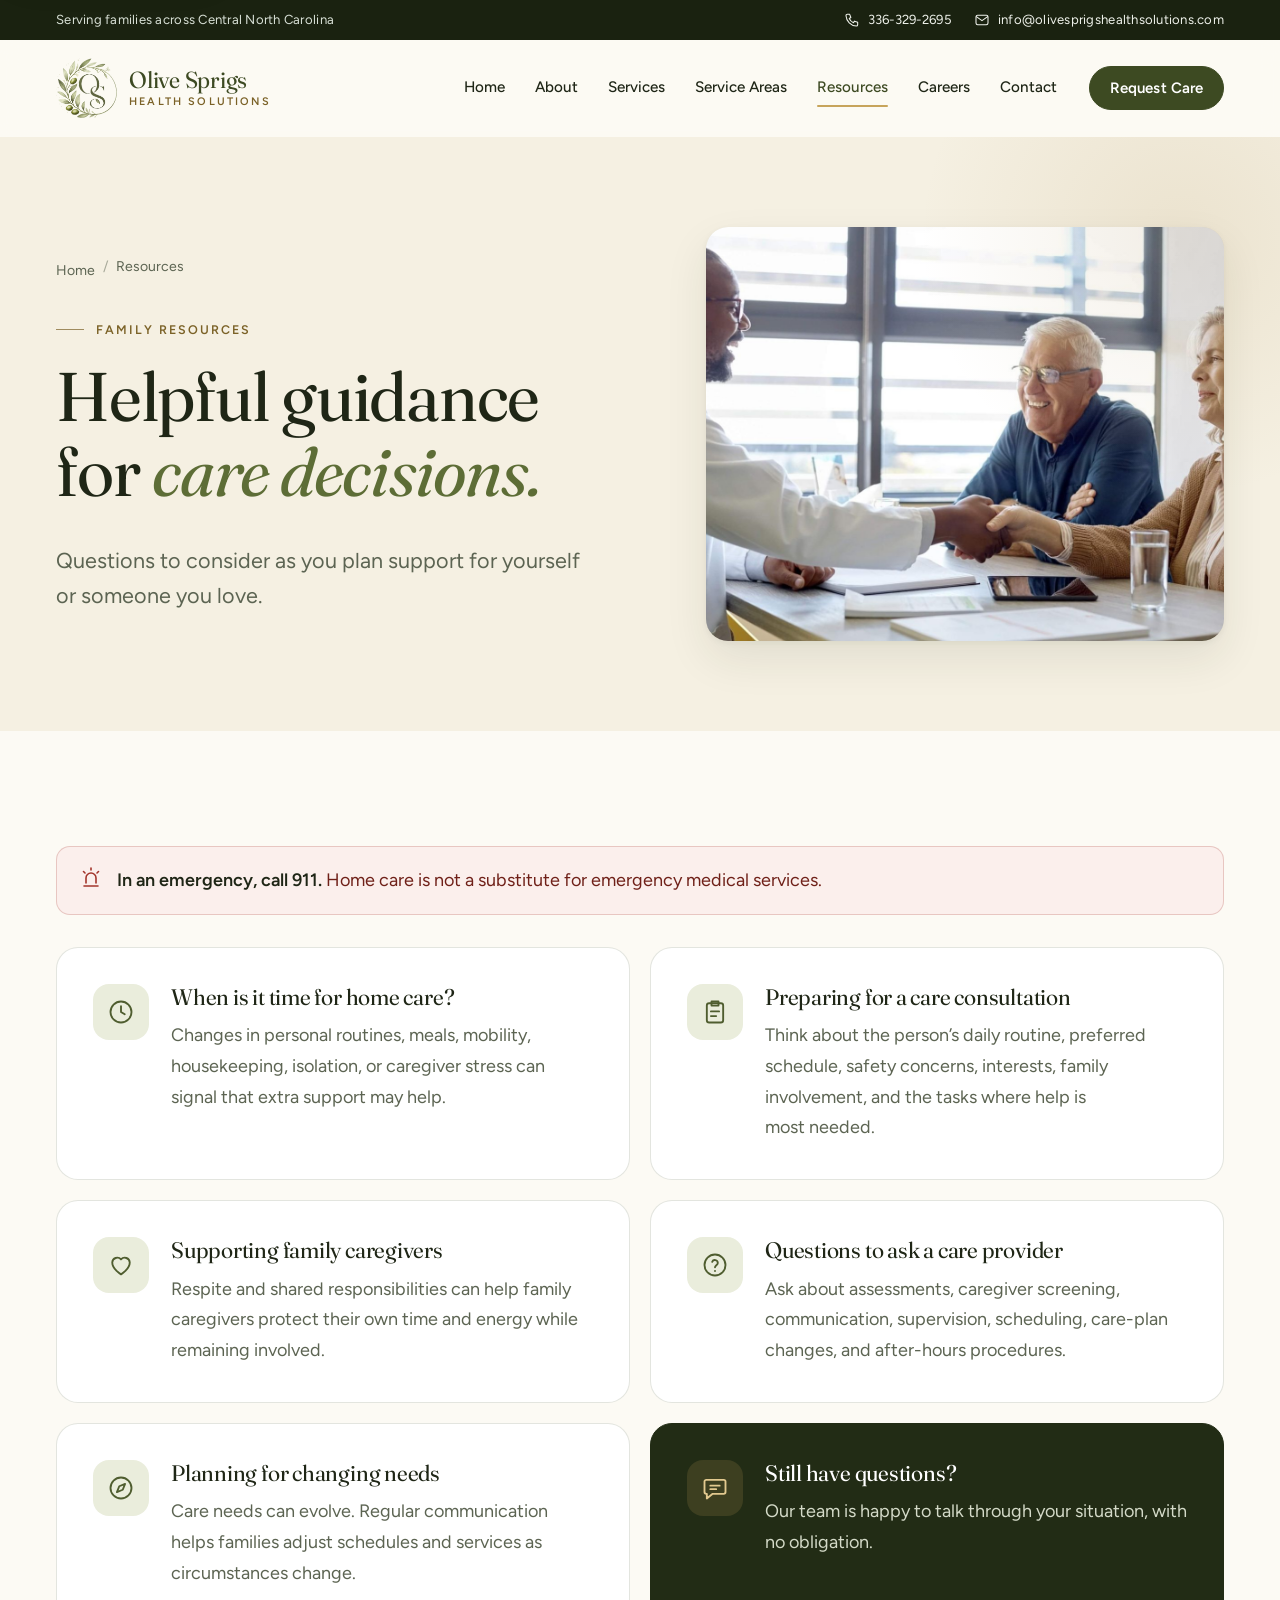
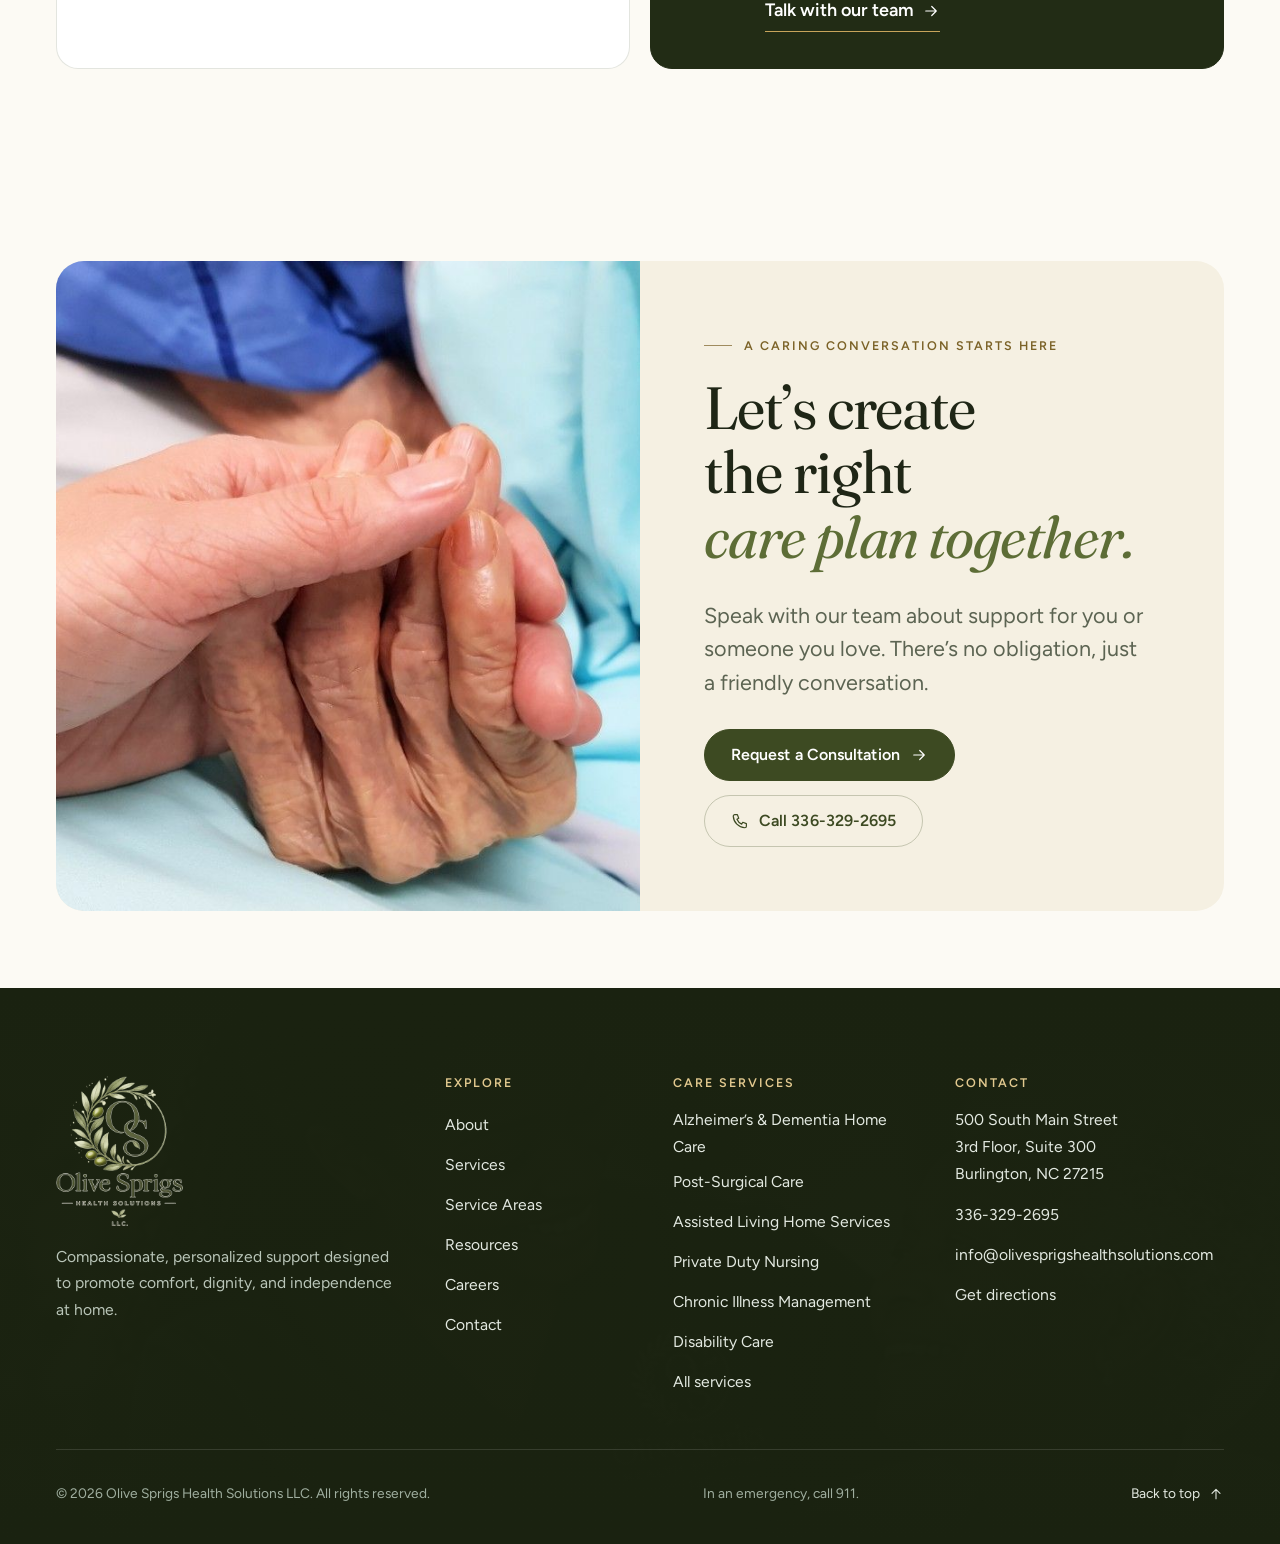
<file: resources.html>
<!DOCTYPE html>
<html lang="en">
<head>
  <meta charset="UTF-8">
  <meta name="viewport" content="width=device-width, initial-scale=1, viewport-fit=cover">
  <title>Family Resources | Olive Sprigs Health Solutions</title>
  <meta name="description" content="Helpful guidance for families planning home care: signs it may be time, how to prepare for a consultation, questions to ask, and supporting family caregivers.">
  <meta name="theme-color" content="#222c15">
  <meta property="og:type" content="website">
  <meta property="og:site_name" content="Olive Sprigs Health Solutions">
  <meta property="og:title" content="Family Resources | Olive Sprigs Health Solutions">
  <meta property="og:description" content="Helpful guidance for families planning home care: signs it may be time, how to prepare for a consultation, questions to ask, and supporting family caregivers.">
  <meta property="og:image" content="assets/images/hero-care.jpg">
  <link rel="icon" href="assets/images/logo-mark.png" type="image/png">
  <link rel="preload" href="assets/fonts/fraunces.woff2" as="font" type="font/woff2" crossorigin>
  <link rel="preload" href="assets/fonts/figtree.woff2" as="font" type="font/woff2" crossorigin>
  <link rel="stylesheet" href="style.css?v=2">
  <script src="script.js?v=2" defer></script>
</head>
<body>
  <a class="skip" href="#main">Skip to main content</a>
  <div class="topbar" role="region" aria-label="Phone and email">
    <div class="wrap">
      <p class="topbar-location">Serving families across Central North Carolina</p>
      <p class="topbar-contact"><a href="tel:+13363292695"><svg class="icon" viewBox="0 0 24 24" aria-hidden="true" focusable="false"><path d="M5 3.5h3.5l1.8 4.8-2.4 1.5a11.5 11.5 0 0 0 6.3 6.3l1.5-2.4 4.8 1.8V19a2 2 0 0 1-2 2A16.5 16.5 0 0 1 3 5.5a2 2 0 0 1 2-2z"/></svg><span>336-329-2695</span></a><a class="topbar-email" href="mailto:info@olivesprigshealthsolutions.com"><svg class="icon" viewBox="0 0 24 24" aria-hidden="true" focusable="false"><rect x="3" y="5" width="18" height="14" rx="2.5"/><path d="m3.5 7 8.5 6 8.5-6"/></svg><span>info@<wbr>olivesprigshealthsolutions.com</span></a></p>
    </div>
  </div>

  <!-- 01. Shared header & navigation -->
  <header class="header" id="top">
    <div class="wrap header-inner">
      <a class="brand" href="index.html" aria-label="Olive Sprigs Health Solutions, home">
        <img src="assets/images/logo-mark.webp" alt="" width="240" height="236">
        <span class="brand-name">Olive Sprigs<small>Health Solutions</small></span>
      </a>
      <button class="menu-toggle" type="button" aria-controls="site-nav" aria-expanded="false" hidden>
        <svg class="icon icon-menu" viewBox="0 0 24 24" aria-hidden="true" focusable="false"><path d="M4 7h16M4 12h16M4 17h10"/></svg><svg class="icon icon-close" viewBox="0 0 24 24" aria-hidden="true" focusable="false"><path d="M6 6l12 12M18 6 6 18"/></svg><span class="menu-label">Menu</span>
      </button>
      <nav class="nav" id="site-nav" aria-label="Main">
        <ul class="nav-links">
          <li><a href="index.html">Home</a></li>
          <li><a href="about.html">About</a></li>
          <li><a href="services.html">Services</a></li>
          <li><a href="service-areas.html">Service Areas</a></li>
          <li><a href="resources.html" aria-current="page">Resources</a></li>
          <li><a href="careers.html">Careers</a></li>
          <li><a href="contact.html">Contact</a></li>
        </ul>
        <a class="button button-sm" href="contact.html">Request Care</a>
        <div class="nav-extra">
          <a href="tel:+13363292695">Call 336-329-2695</a>
          <a href="mailto:info@olivesprigshealthsolutions.com">info@<wbr>olivesprigshealthsolutions.com</a>
        </div>
      </nav>
    </div>
  </header>

  <main id="main">
    <section class="page-hero">
      <div class="wrap page-hero-inner">
        <div>
          <ol class="breadcrumb" aria-label="Breadcrumb"><li><a href="index.html">Home</a></li><li aria-current="page">Resources</li></ol>
          <p class="eyebrow">Family resources</p>
          <h1>Helpful guidance for <em>care decisions.</em></h1>
          <p class="lead">Questions to consider as you plan support for yourself or someone you love.</p>
        </div>
        <div class="photo"><img src="assets/images/page-banners/resources.jpg" alt="A care professional shaking hands with an older couple at a table" width="1600" height="916" fetchpriority="high"></div>
      </div>
    </section>
    <section class="section wrap" aria-labelledby="res-title">
      <h2 class="visually-hidden" id="res-title">Guidance for families</h2>
      <div class="emergency" role="note"><svg class="icon" viewBox="0 0 24 24" aria-hidden="true" focusable="false"><path d="M7 18v-5a5 5 0 0 1 10 0v5M5 21h14M12 3v2M4.5 6.5 6 8M19.5 6.5 18 8"/></svg><div><strong>In an emergency, call 911.</strong> Home care is not a substitute for emergency medical services.</div></div>
      <div class="features">
        <article class="feature-card" data-reveal data-reveal-delay="0"><span class="icon-badge"><svg class="icon" viewBox="0 0 24 24" aria-hidden="true" focusable="false"><circle cx="12" cy="12" r="9"/><path d="M12 7v5l3.2 2"/></svg></span><div><h3>When is it time for home care?</h3><p>Changes in personal routines, meals, mobility, housekeeping, isolation, or caregiver stress can signal that extra support may help.</p></div></article>
        <article class="feature-card" data-reveal data-reveal-delay="1"><span class="icon-badge"><svg class="icon" viewBox="0 0 24 24" aria-hidden="true" focusable="false"><rect x="5" y="4.5" width="14" height="16.5" rx="2"/><path d="M9 3h6v3.5H9zM8.5 11.5h7M8.5 15.5h4.5"/></svg></span><div><h3>Preparing for a care consultation</h3><p>Think about the person’s daily routine, preferred schedule, safety concerns, interests, family involvement, and the tasks where help is most needed.</p></div></article>
        <article class="feature-card" data-reveal data-reveal-delay="0"><span class="icon-badge"><svg class="icon" viewBox="0 0 24 24" aria-hidden="true" focusable="false"><path d="M12 20s-7.5-4.5-7.5-10.2A4.3 4.3 0 0 1 12 7.2a4.3 4.3 0 0 1 7.5 2.6C19.5 15.5 12 20 12 20z"/></svg></span><div><h3>Supporting family caregivers</h3><p>Respite and shared responsibilities can help family caregivers protect their own time and energy while remaining involved.</p></div></article>
        <article class="feature-card" data-reveal data-reveal-delay="1"><span class="icon-badge"><svg class="icon" viewBox="0 0 24 24" aria-hidden="true" focusable="false"><circle cx="12" cy="12" r="9"/><path d="M9.6 9.3a2.5 2.5 0 0 1 4.8.9c0 1.7-2.4 2.2-2.4 3.8M12 17v.1"/></svg></span><div><h3>Questions to ask a care provider</h3><p>Ask about assessments, caregiver screening, communication, supervision, scheduling, care-plan changes, and after-hours procedures.</p></div></article>
        <article class="feature-card" data-reveal data-reveal-delay="0"><span class="icon-badge"><svg class="icon" viewBox="0 0 24 24" aria-hidden="true" focusable="false"><circle cx="12" cy="12" r="9"/><path d="m15.5 8.5-2 5-5 2 2-5z"/></svg></span><div><h3>Planning for changing needs</h3><p>Care needs can evolve. Regular communication helps families adjust schedules and services as circumstances change.</p></div></article>
        <article class="feature-card feature-cta" data-reveal data-reveal-delay="1"><span class="icon-badge"><svg class="icon" viewBox="0 0 24 24" aria-hidden="true" focusable="false"><path d="M4.5 5h15a1.5 1.5 0 0 1 1.5 1.5v9a1.5 1.5 0 0 1-1.5 1.5H10l-5 4v-4h-.5A1.5 1.5 0 0 1 3 15.5v-9A1.5 1.5 0 0 1 4.5 5z"/><path d="M8 10h8M8 13h5"/></svg></span><div><h3>Still have questions?</h3><p>Our team is happy to talk through your situation, with no obligation.</p><a class="text-link" href="contact.html">Talk with our team <svg class="icon icon-arrow" viewBox="0 0 24 24" aria-hidden="true" focusable="false"><path d="M5 12h14M13 6l6 6-6 6"/></svg></a></div></article>
      </div>
    </section>
  </main>

  <!-- 03. Shared call to action -->
  <section class="invitation" aria-labelledby="invite-title">
    <div class="wrap">
      <div class="invitation-card" data-reveal>
        <div class="photo"><img src="assets/images/page-banners/careers.jpg" alt="A caregiver gently holding the hands of a client resting in bed" width="1280" height="720" loading="lazy" decoding="async"></div>
        <div class="invitation-body">
          <p class="eyebrow">A caring conversation starts here</p>
          <h2 id="invite-title">Let’s create the right <em>care plan together.</em></h2>
          <p>Speak with our team about support for you or someone you love. There’s no obligation, just a friendly conversation.</p>
          <div class="button-row">
            <a class="button" href="contact.html">Request a Consultation <svg class="icon icon-arrow" viewBox="0 0 24 24" aria-hidden="true" focusable="false"><path d="M5 12h14M13 6l6 6-6 6"/></svg></a>
            <a class="button button-ghost" href="tel:+13363292695"><svg class="icon" viewBox="0 0 24 24" aria-hidden="true" focusable="false"><path d="M5 3.5h3.5l1.8 4.8-2.4 1.5a11.5 11.5 0 0 0 6.3 6.3l1.5-2.4 4.8 1.8V19a2 2 0 0 1-2 2A16.5 16.5 0 0 1 3 5.5a2 2 0 0 1 2-2z"/></svg>Call 336-329-2695</a>
          </div>
        </div>
      </div>
    </div>
  </section>

  <!-- 04. Shared footer -->
  <footer class="site-footer">
    <div class="wrap">
      <div class="footer-top">
        <div class="footer-brand">
          <img src="assets/images/logo-full.webp" alt="Olive Sprigs Health Solutions" width="356" height="420" loading="lazy" decoding="async">
          <p>Compassionate, personalized support designed to promote comfort, dignity, and independence at home.</p>
        </div>
        <nav class="footer-col" aria-label="Footer">
          <h2>Explore</h2>
          <ul>
            <li><a href="about.html">About</a></li>
            <li><a href="services.html">Services</a></li>
            <li><a href="service-areas.html">Service Areas</a></li>
            <li><a href="resources.html">Resources</a></li>
            <li><a href="careers.html">Careers</a></li>
            <li><a href="contact.html">Contact</a></li>
          </ul>
        </nav>
        <div class="footer-col">
          <h2>Care services</h2>
          <ul>
            <li><a href="services.html#dementia">Alzheimer’s &amp; Dementia Home Care</a></li>
            <li><a href="services.html#post-surgical">Post-Surgical Care</a></li>
            <li><a href="services.html#assisted-living">Assisted Living Home Services</a></li>
            <li><a href="services.html#private-duty-nursing">Private Duty Nursing</a></li>
            <li><a href="services.html#chronic-illness">Chronic Illness Management</a></li>
            <li><a href="services.html#disability">Disability Care</a></li>
            <li><a href="services.html">All services</a></li>
          </ul>
        </div>
        <div class="footer-col">
          <h2>Contact</h2>
          <address>500 South Main Street<br>3rd Floor, Suite 300<br>Burlington, NC 27215</address>
          <ul>
            <li><a href="tel:+13363292695">336-329-2695</a></li>
            <li><a href="mailto:info@olivesprigshealthsolutions.com">info@<wbr>olivesprigshealthsolutions.com</a></li>
            <li><a href="https://www.google.com/maps/search/?api=1&amp;query=500+South+Main+Street+Suite+300+Burlington+NC+27215" target="_blank" rel="noopener noreferrer">Get directions<span class="visually-hidden"> (opens in a new tab)</span></a></li>
          </ul>
        </div>
      </div>
      <div class="footer-bottom">
        <p>&copy; <span id="year">2026</span> Olive Sprigs Health Solutions LLC. All rights reserved.</p>
        <p>In an emergency, call 911.</p>
        <a class="to-top" href="#top">Back to top <svg class="icon icon-arrow" viewBox="0 0 24 24" aria-hidden="true" focusable="false"><path d="M5 12h14M13 6l6 6-6 6"/></svg></a>
      </div>
    </div>
  </footer>
</body>
</html>
</file>
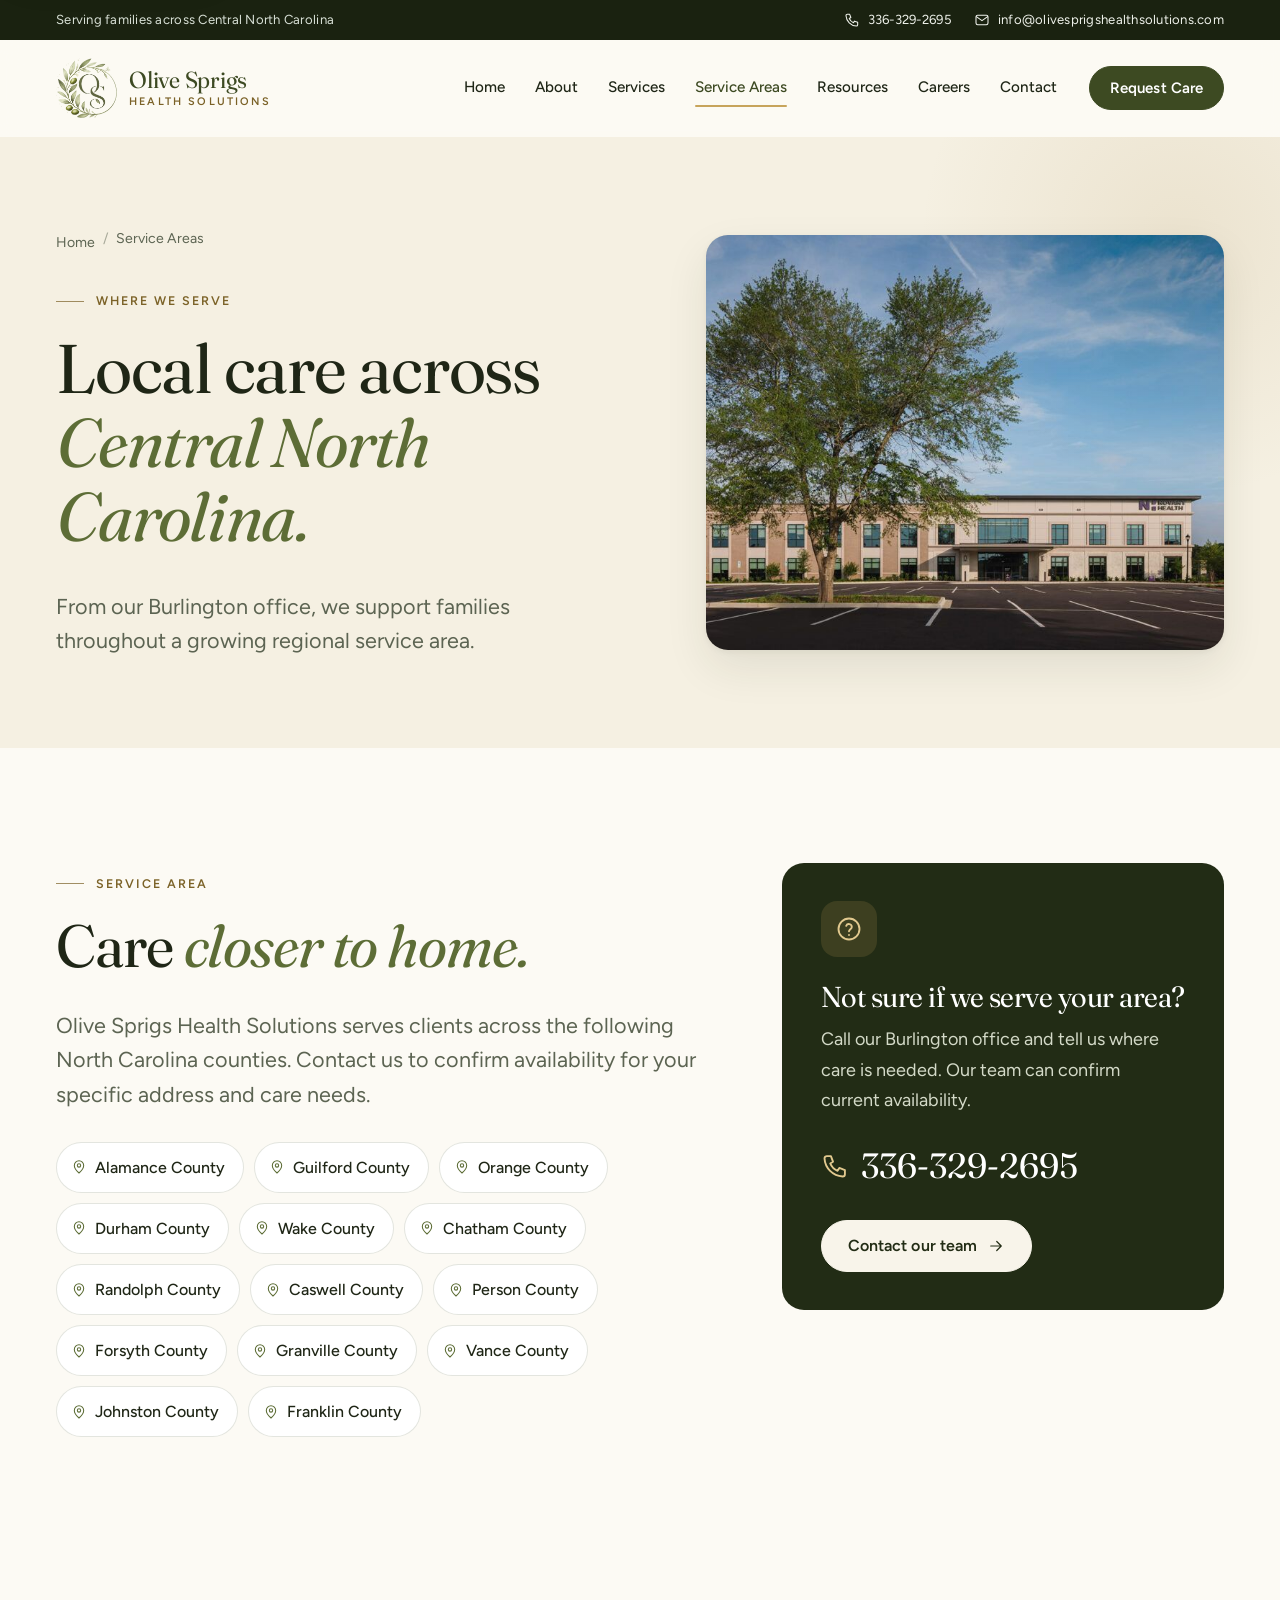
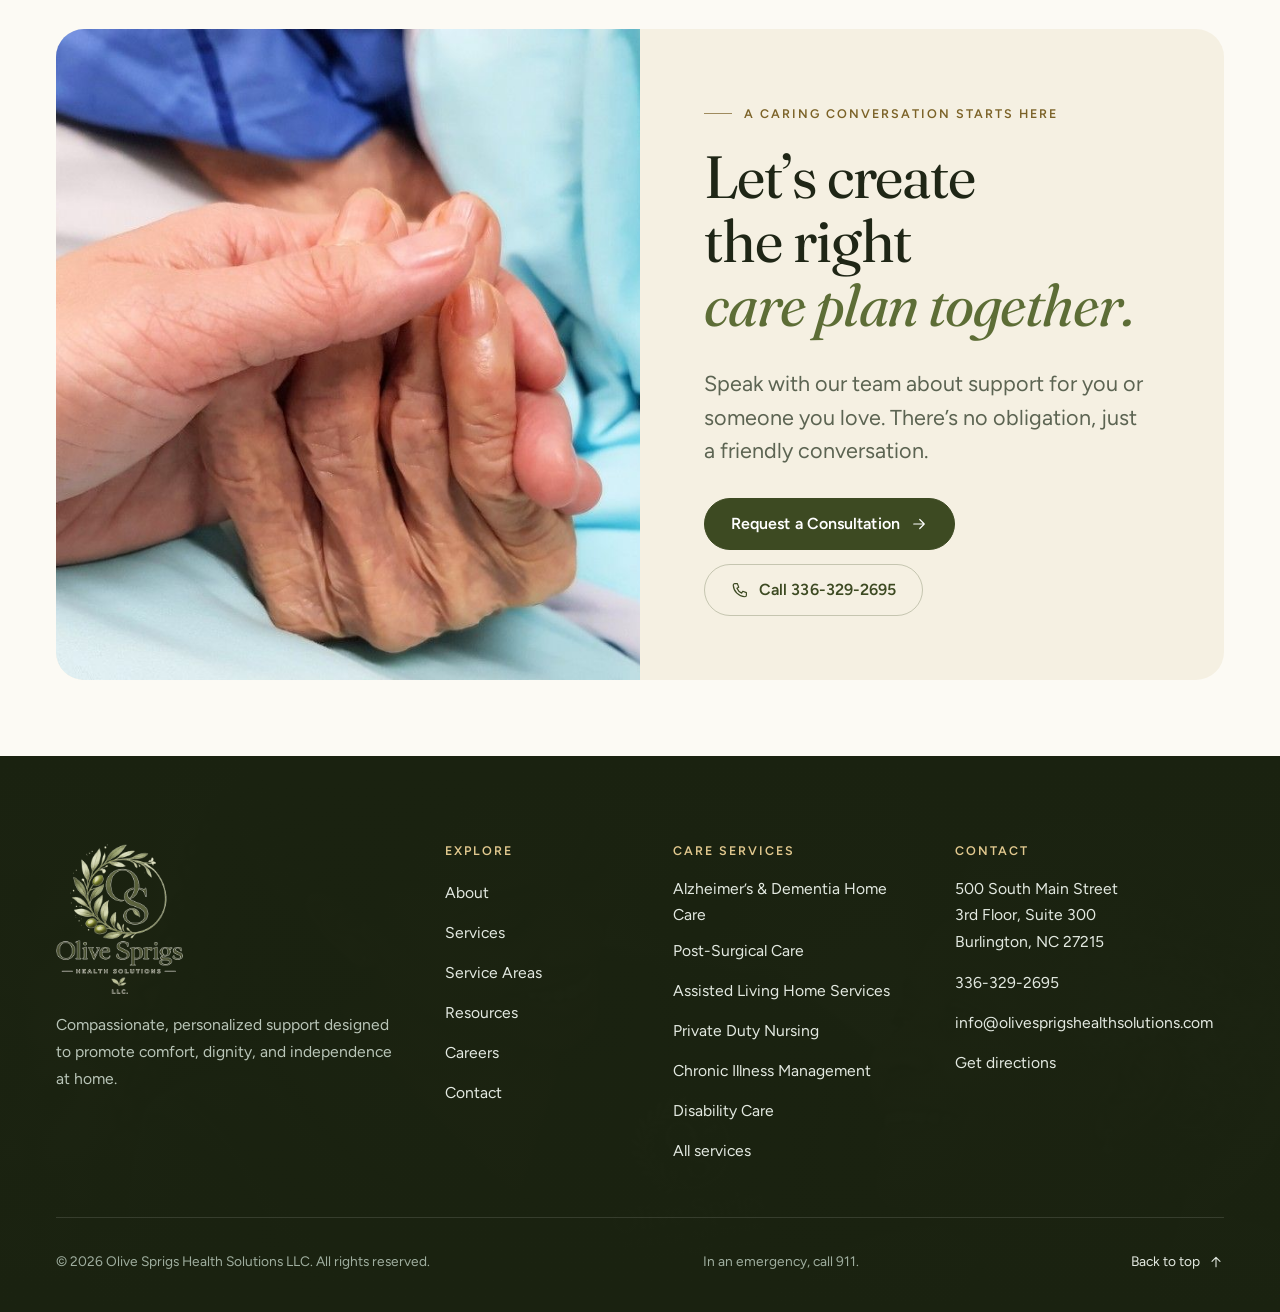
<file: service-areas.html>
<!DOCTYPE html>
<html lang="en">
<head>
  <meta charset="UTF-8">
  <meta name="viewport" content="width=device-width, initial-scale=1, viewport-fit=cover">
  <title>Service Areas | Olive Sprigs Health Solutions</title>
  <meta name="description" content="Olive Sprigs Health Solutions provides in-home care in 14 Central North Carolina counties, including Alamance, Guilford, Orange, Durham, Wake, and Forsyth.">
  <meta name="theme-color" content="#222c15">
  <meta property="og:type" content="website">
  <meta property="og:site_name" content="Olive Sprigs Health Solutions">
  <meta property="og:title" content="Service Areas | Olive Sprigs Health Solutions">
  <meta property="og:description" content="Olive Sprigs Health Solutions provides in-home care in 14 Central North Carolina counties, including Alamance, Guilford, Orange, Durham, Wake, and Forsyth.">
  <meta property="og:image" content="assets/images/hero-care.jpg">
  <link rel="icon" href="assets/images/logo-mark.png" type="image/png">
  <link rel="preload" href="assets/fonts/fraunces.woff2" as="font" type="font/woff2" crossorigin>
  <link rel="preload" href="assets/fonts/figtree.woff2" as="font" type="font/woff2" crossorigin>
  <link rel="stylesheet" href="style.css?v=2">
  <script src="script.js?v=2" defer></script>
</head>
<body>
  <a class="skip" href="#main">Skip to main content</a>
  <div class="topbar" role="region" aria-label="Phone and email">
    <div class="wrap">
      <p class="topbar-location">Serving families across Central North Carolina</p>
      <p class="topbar-contact"><a href="tel:+13363292695"><svg class="icon" viewBox="0 0 24 24" aria-hidden="true" focusable="false"><path d="M5 3.5h3.5l1.8 4.8-2.4 1.5a11.5 11.5 0 0 0 6.3 6.3l1.5-2.4 4.8 1.8V19a2 2 0 0 1-2 2A16.5 16.5 0 0 1 3 5.5a2 2 0 0 1 2-2z"/></svg><span>336-329-2695</span></a><a class="topbar-email" href="mailto:info@olivesprigshealthsolutions.com"><svg class="icon" viewBox="0 0 24 24" aria-hidden="true" focusable="false"><rect x="3" y="5" width="18" height="14" rx="2.5"/><path d="m3.5 7 8.5 6 8.5-6"/></svg><span>info@<wbr>olivesprigshealthsolutions.com</span></a></p>
    </div>
  </div>

  <!-- 01. Shared header & navigation -->
  <header class="header" id="top">
    <div class="wrap header-inner">
      <a class="brand" href="index.html" aria-label="Olive Sprigs Health Solutions, home">
        <img src="assets/images/logo-mark.webp" alt="" width="240" height="236">
        <span class="brand-name">Olive Sprigs<small>Health Solutions</small></span>
      </a>
      <button class="menu-toggle" type="button" aria-controls="site-nav" aria-expanded="false" hidden>
        <svg class="icon icon-menu" viewBox="0 0 24 24" aria-hidden="true" focusable="false"><path d="M4 7h16M4 12h16M4 17h10"/></svg><svg class="icon icon-close" viewBox="0 0 24 24" aria-hidden="true" focusable="false"><path d="M6 6l12 12M18 6 6 18"/></svg><span class="menu-label">Menu</span>
      </button>
      <nav class="nav" id="site-nav" aria-label="Main">
        <ul class="nav-links">
          <li><a href="index.html">Home</a></li>
          <li><a href="about.html">About</a></li>
          <li><a href="services.html">Services</a></li>
          <li><a href="service-areas.html" aria-current="page">Service Areas</a></li>
          <li><a href="resources.html">Resources</a></li>
          <li><a href="careers.html">Careers</a></li>
          <li><a href="contact.html">Contact</a></li>
        </ul>
        <a class="button button-sm" href="contact.html">Request Care</a>
        <div class="nav-extra">
          <a href="tel:+13363292695">Call 336-329-2695</a>
          <a href="mailto:info@olivesprigshealthsolutions.com">info@<wbr>olivesprigshealthsolutions.com</a>
        </div>
      </nav>
    </div>
  </header>

  <main id="main">
    <section class="page-hero">
      <div class="wrap page-hero-inner">
        <div>
          <ol class="breadcrumb" aria-label="Breadcrumb"><li><a href="index.html">Home</a></li><li aria-current="page">Service Areas</li></ol>
          <p class="eyebrow">Where we serve</p>
          <h1>Local care across <em>Central North Carolina.</em></h1>
          <p class="lead">From our Burlington office, we support families throughout a growing regional service area.</p>
        </div>
        <div class="photo"><img src="assets/images/page-banners/service-areas.jpg" alt="The office building that houses the Olive Sprigs Burlington office" width="1024" height="576" fetchpriority="high"></div>
      </div>
    </section>
    <section class="section wrap areas" aria-labelledby="areas-title">
      <div data-reveal>
        <p class="eyebrow">Service area</p>
        <h2 id="areas-title">Care <em>closer to home.</em></h2>
        <p class="lead muted">Olive Sprigs Health Solutions serves clients across the following North Carolina counties. Contact us to confirm availability for your specific address and care needs.</p>
        <ul class="county-list county-list-lg"><li><svg class="icon icon-sm" viewBox="0 0 24 24" aria-hidden="true" focusable="false"><path d="M12 21s-7-6.1-7-11.3a7 7 0 0 1 14 0C19 14.9 12 21 12 21z"/><circle cx="12" cy="9.7" r="2.5"/></svg>Alamance County</li><li><svg class="icon icon-sm" viewBox="0 0 24 24" aria-hidden="true" focusable="false"><path d="M12 21s-7-6.1-7-11.3a7 7 0 0 1 14 0C19 14.9 12 21 12 21z"/><circle cx="12" cy="9.7" r="2.5"/></svg>Guilford County</li><li><svg class="icon icon-sm" viewBox="0 0 24 24" aria-hidden="true" focusable="false"><path d="M12 21s-7-6.1-7-11.3a7 7 0 0 1 14 0C19 14.9 12 21 12 21z"/><circle cx="12" cy="9.7" r="2.5"/></svg>Orange County</li><li><svg class="icon icon-sm" viewBox="0 0 24 24" aria-hidden="true" focusable="false"><path d="M12 21s-7-6.1-7-11.3a7 7 0 0 1 14 0C19 14.9 12 21 12 21z"/><circle cx="12" cy="9.7" r="2.5"/></svg>Durham County</li><li><svg class="icon icon-sm" viewBox="0 0 24 24" aria-hidden="true" focusable="false"><path d="M12 21s-7-6.1-7-11.3a7 7 0 0 1 14 0C19 14.9 12 21 12 21z"/><circle cx="12" cy="9.7" r="2.5"/></svg>Wake County</li><li><svg class="icon icon-sm" viewBox="0 0 24 24" aria-hidden="true" focusable="false"><path d="M12 21s-7-6.1-7-11.3a7 7 0 0 1 14 0C19 14.9 12 21 12 21z"/><circle cx="12" cy="9.7" r="2.5"/></svg>Chatham County</li><li><svg class="icon icon-sm" viewBox="0 0 24 24" aria-hidden="true" focusable="false"><path d="M12 21s-7-6.1-7-11.3a7 7 0 0 1 14 0C19 14.9 12 21 12 21z"/><circle cx="12" cy="9.7" r="2.5"/></svg>Randolph County</li><li><svg class="icon icon-sm" viewBox="0 0 24 24" aria-hidden="true" focusable="false"><path d="M12 21s-7-6.1-7-11.3a7 7 0 0 1 14 0C19 14.9 12 21 12 21z"/><circle cx="12" cy="9.7" r="2.5"/></svg>Caswell County</li><li><svg class="icon icon-sm" viewBox="0 0 24 24" aria-hidden="true" focusable="false"><path d="M12 21s-7-6.1-7-11.3a7 7 0 0 1 14 0C19 14.9 12 21 12 21z"/><circle cx="12" cy="9.7" r="2.5"/></svg>Person County</li><li><svg class="icon icon-sm" viewBox="0 0 24 24" aria-hidden="true" focusable="false"><path d="M12 21s-7-6.1-7-11.3a7 7 0 0 1 14 0C19 14.9 12 21 12 21z"/><circle cx="12" cy="9.7" r="2.5"/></svg>Forsyth County</li><li><svg class="icon icon-sm" viewBox="0 0 24 24" aria-hidden="true" focusable="false"><path d="M12 21s-7-6.1-7-11.3a7 7 0 0 1 14 0C19 14.9 12 21 12 21z"/><circle cx="12" cy="9.7" r="2.5"/></svg>Granville County</li><li><svg class="icon icon-sm" viewBox="0 0 24 24" aria-hidden="true" focusable="false"><path d="M12 21s-7-6.1-7-11.3a7 7 0 0 1 14 0C19 14.9 12 21 12 21z"/><circle cx="12" cy="9.7" r="2.5"/></svg>Vance County</li><li><svg class="icon icon-sm" viewBox="0 0 24 24" aria-hidden="true" focusable="false"><path d="M12 21s-7-6.1-7-11.3a7 7 0 0 1 14 0C19 14.9 12 21 12 21z"/><circle cx="12" cy="9.7" r="2.5"/></svg>Johnston County</li><li><svg class="icon icon-sm" viewBox="0 0 24 24" aria-hidden="true" focusable="false"><path d="M12 21s-7-6.1-7-11.3a7 7 0 0 1 14 0C19 14.9 12 21 12 21z"/><circle cx="12" cy="9.7" r="2.5"/></svg>Franklin County</li></ul>
      </div>
      <aside class="info-card dark" data-reveal data-reveal-delay="1">
        <span class="icon-badge"><svg class="icon" viewBox="0 0 24 24" aria-hidden="true" focusable="false"><circle cx="12" cy="12" r="9"/><path d="M9.6 9.3a2.5 2.5 0 0 1 4.8.9c0 1.7-2.4 2.2-2.4 3.8M12 17v.1"/></svg></span>
        <h2>Not sure if we serve your area?</h2>
        <p>Call our Burlington office and tell us where care is needed. Our team can confirm current availability.</p>
        <a class="big-phone" href="tel:+13363292695"><svg class="icon" viewBox="0 0 24 24" aria-hidden="true" focusable="false"><path d="M5 3.5h3.5l1.8 4.8-2.4 1.5a11.5 11.5 0 0 0 6.3 6.3l1.5-2.4 4.8 1.8V19a2 2 0 0 1-2 2A16.5 16.5 0 0 1 3 5.5a2 2 0 0 1 2-2z"/></svg>336-329-2695</a>
        <a class="button button-light" href="contact.html">Contact our team <svg class="icon icon-arrow" viewBox="0 0 24 24" aria-hidden="true" focusable="false"><path d="M5 12h14M13 6l6 6-6 6"/></svg></a>
      </aside>
    </section>
  </main>

  <!-- 03. Shared call to action -->
  <section class="invitation" aria-labelledby="invite-title">
    <div class="wrap">
      <div class="invitation-card" data-reveal>
        <div class="photo"><img src="assets/images/page-banners/careers.jpg" alt="A caregiver gently holding the hands of a client resting in bed" width="1280" height="720" loading="lazy" decoding="async"></div>
        <div class="invitation-body">
          <p class="eyebrow">A caring conversation starts here</p>
          <h2 id="invite-title">Let’s create the right <em>care plan together.</em></h2>
          <p>Speak with our team about support for you or someone you love. There’s no obligation, just a friendly conversation.</p>
          <div class="button-row">
            <a class="button" href="contact.html">Request a Consultation <svg class="icon icon-arrow" viewBox="0 0 24 24" aria-hidden="true" focusable="false"><path d="M5 12h14M13 6l6 6-6 6"/></svg></a>
            <a class="button button-ghost" href="tel:+13363292695"><svg class="icon" viewBox="0 0 24 24" aria-hidden="true" focusable="false"><path d="M5 3.5h3.5l1.8 4.8-2.4 1.5a11.5 11.5 0 0 0 6.3 6.3l1.5-2.4 4.8 1.8V19a2 2 0 0 1-2 2A16.5 16.5 0 0 1 3 5.5a2 2 0 0 1 2-2z"/></svg>Call 336-329-2695</a>
          </div>
        </div>
      </div>
    </div>
  </section>

  <!-- 04. Shared footer -->
  <footer class="site-footer">
    <div class="wrap">
      <div class="footer-top">
        <div class="footer-brand">
          <img src="assets/images/logo-full.webp" alt="Olive Sprigs Health Solutions" width="356" height="420" loading="lazy" decoding="async">
          <p>Compassionate, personalized support designed to promote comfort, dignity, and independence at home.</p>
        </div>
        <nav class="footer-col" aria-label="Footer">
          <h2>Explore</h2>
          <ul>
            <li><a href="about.html">About</a></li>
            <li><a href="services.html">Services</a></li>
            <li><a href="service-areas.html">Service Areas</a></li>
            <li><a href="resources.html">Resources</a></li>
            <li><a href="careers.html">Careers</a></li>
            <li><a href="contact.html">Contact</a></li>
          </ul>
        </nav>
        <div class="footer-col">
          <h2>Care services</h2>
          <ul>
            <li><a href="services.html#dementia">Alzheimer’s &amp; Dementia Home Care</a></li>
            <li><a href="services.html#post-surgical">Post-Surgical Care</a></li>
            <li><a href="services.html#assisted-living">Assisted Living Home Services</a></li>
            <li><a href="services.html#private-duty-nursing">Private Duty Nursing</a></li>
            <li><a href="services.html#chronic-illness">Chronic Illness Management</a></li>
            <li><a href="services.html#disability">Disability Care</a></li>
            <li><a href="services.html">All services</a></li>
          </ul>
        </div>
        <div class="footer-col">
          <h2>Contact</h2>
          <address>500 South Main Street<br>3rd Floor, Suite 300<br>Burlington, NC 27215</address>
          <ul>
            <li><a href="tel:+13363292695">336-329-2695</a></li>
            <li><a href="mailto:info@olivesprigshealthsolutions.com">info@<wbr>olivesprigshealthsolutions.com</a></li>
            <li><a href="https://www.google.com/maps/search/?api=1&amp;query=500+South+Main+Street+Suite+300+Burlington+NC+27215" target="_blank" rel="noopener noreferrer">Get directions<span class="visually-hidden"> (opens in a new tab)</span></a></li>
          </ul>
        </div>
      </div>
      <div class="footer-bottom">
        <p>&copy; <span id="year">2026</span> Olive Sprigs Health Solutions LLC. All rights reserved.</p>
        <p>In an emergency, call 911.</p>
        <a class="to-top" href="#top">Back to top <svg class="icon icon-arrow" viewBox="0 0 24 24" aria-hidden="true" focusable="false"><path d="M5 12h14M13 6l6 6-6 6"/></svg></a>
      </div>
    </div>
  </footer>
</body>
</html>
</file>
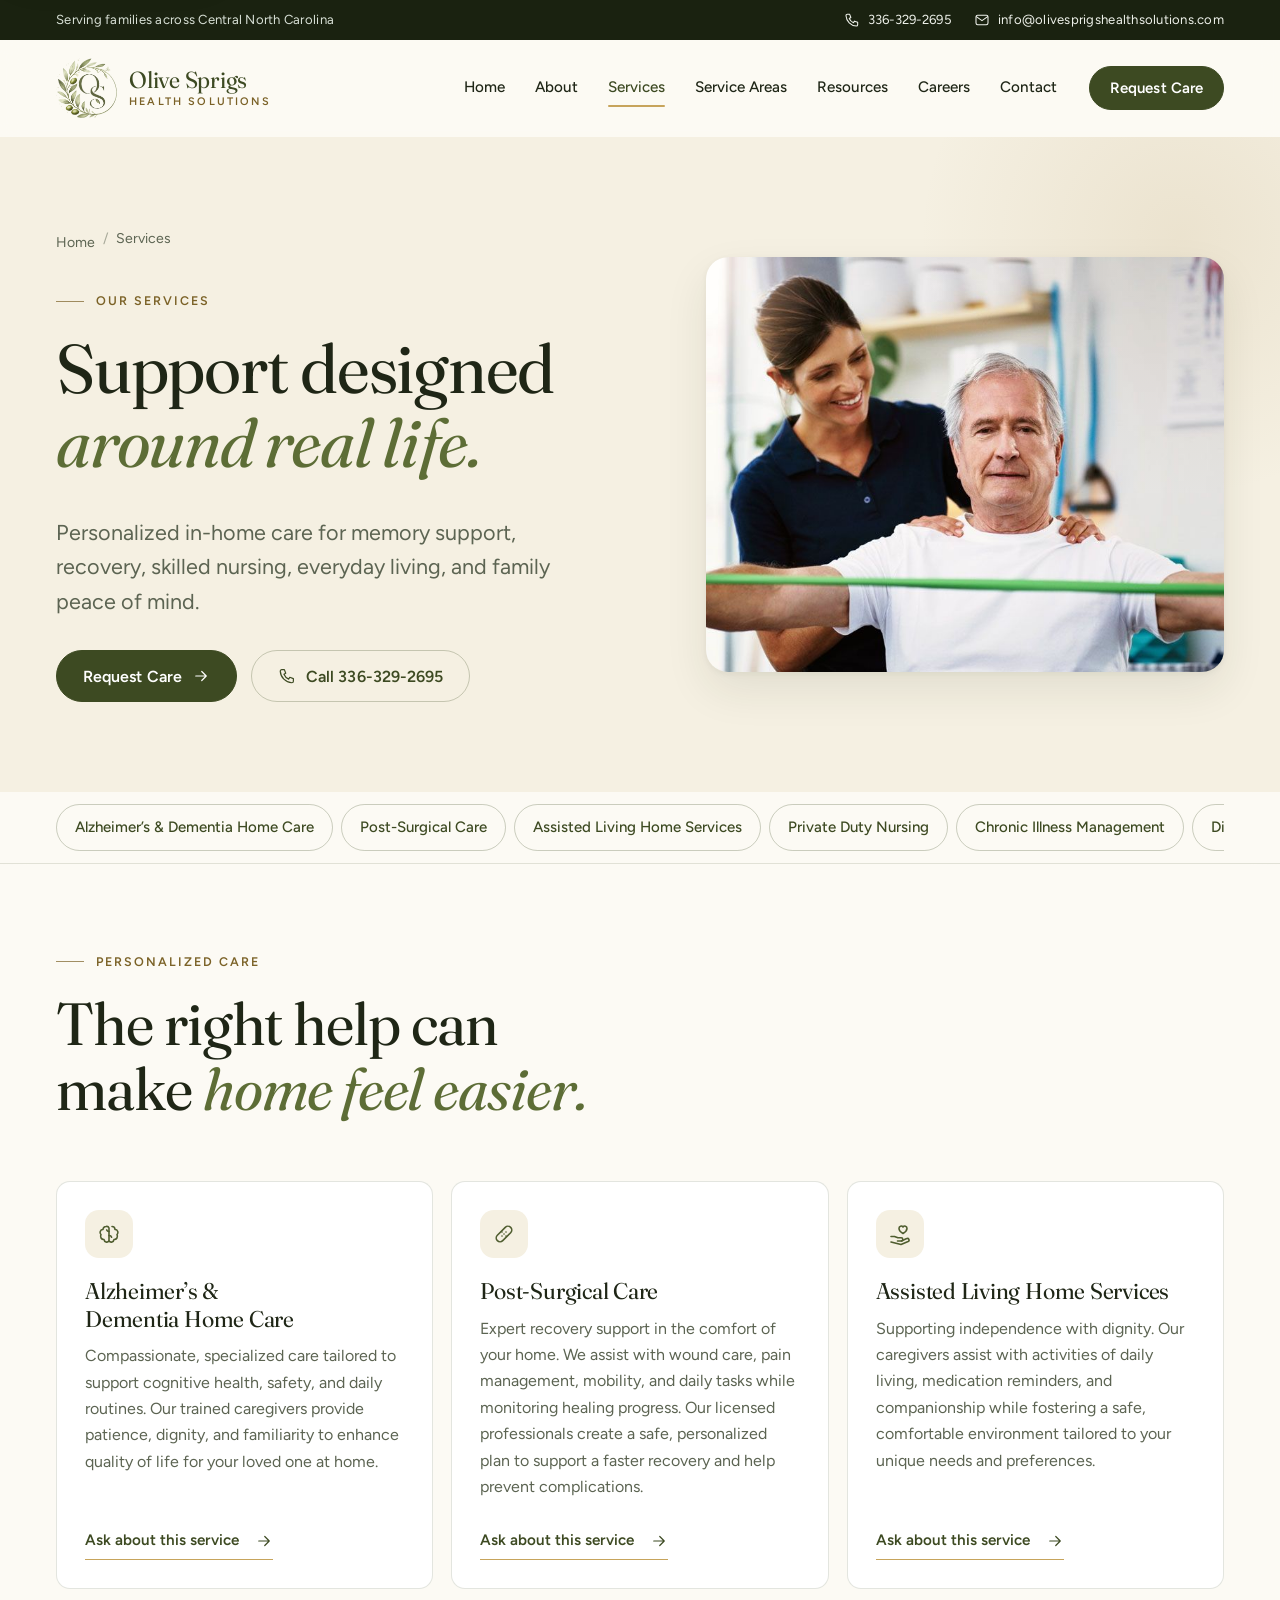
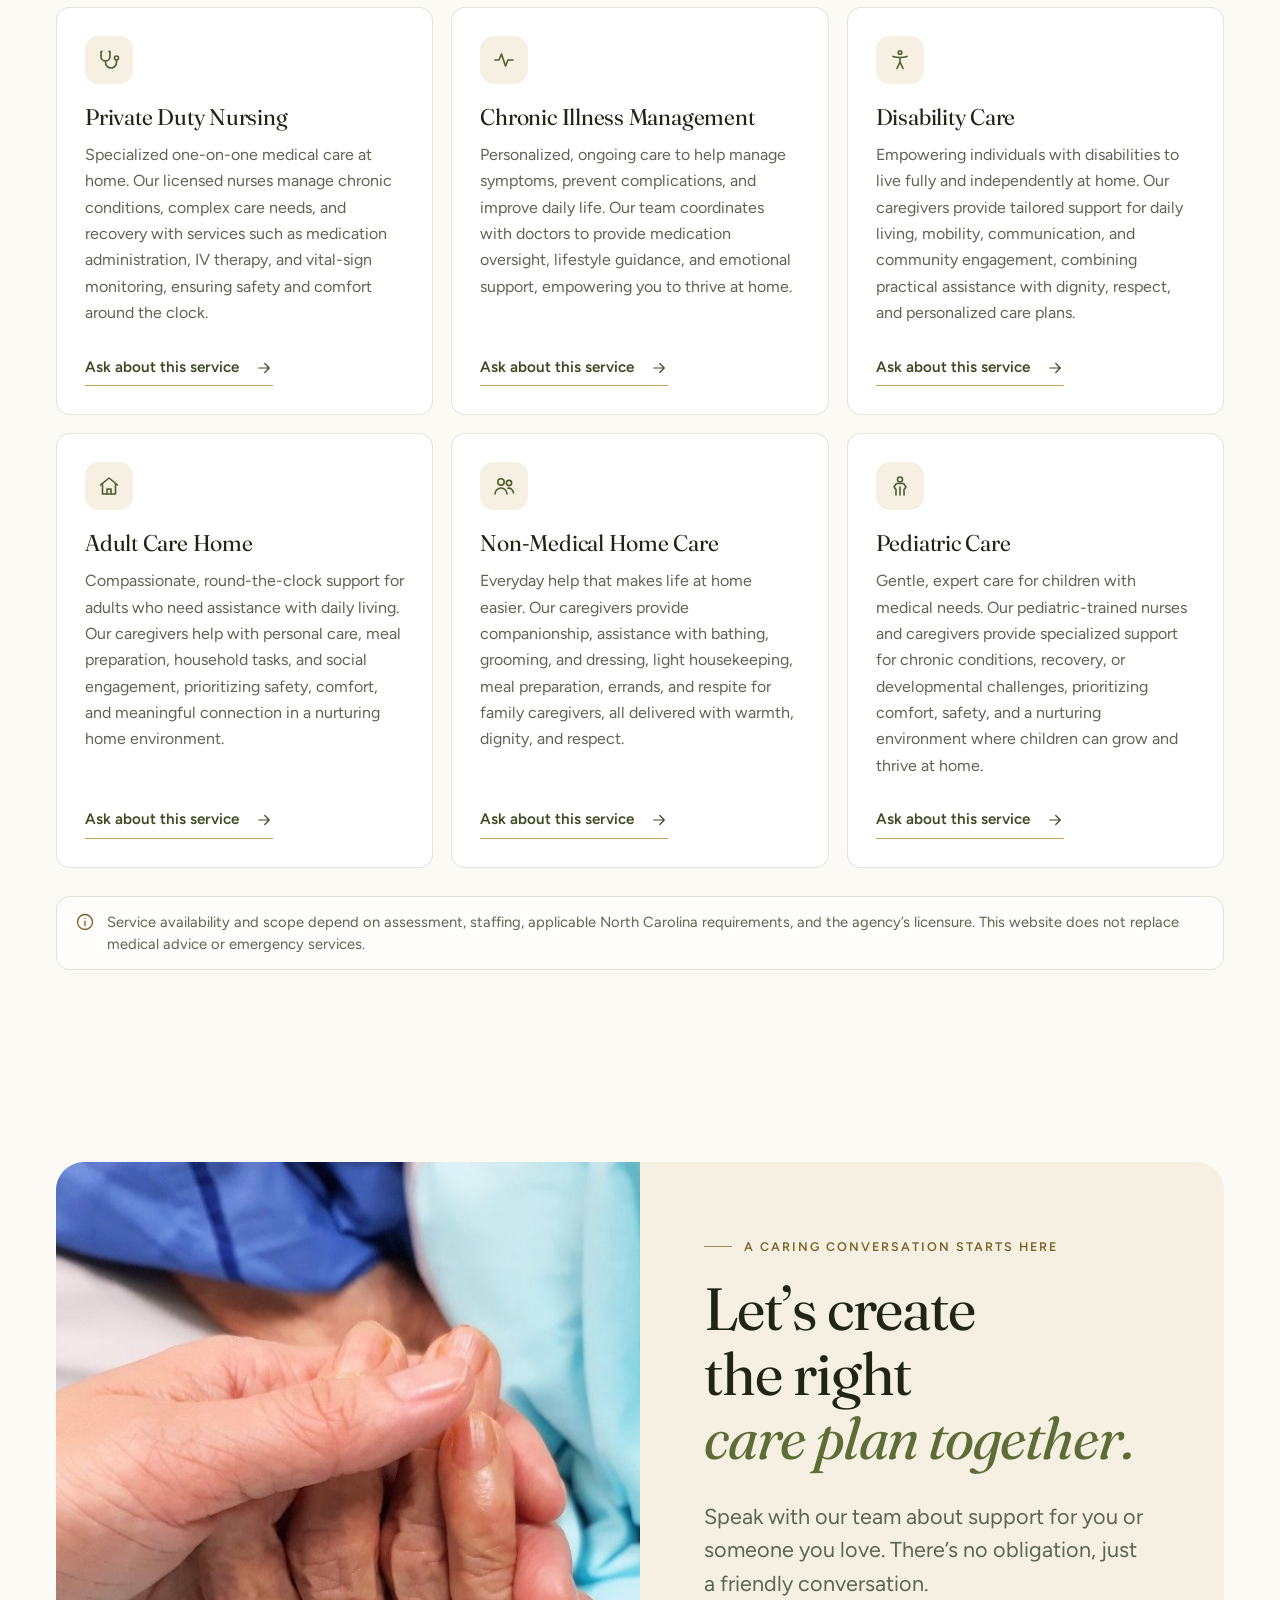
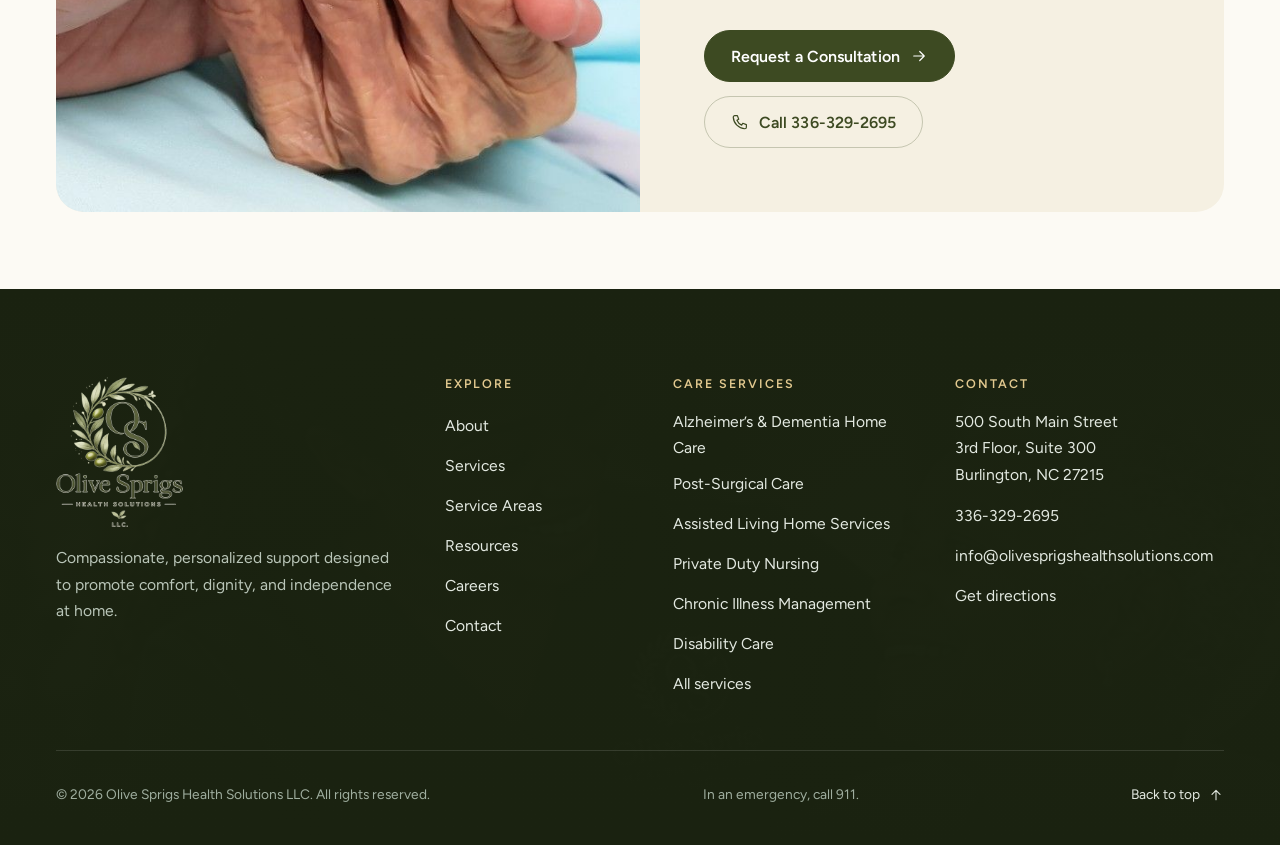
<file: services.html>
<!DOCTYPE html>
<html lang="en">
<head>
  <meta charset="UTF-8">
  <meta name="viewport" content="width=device-width, initial-scale=1, viewport-fit=cover">
  <title>Home Care Services | Olive Sprigs Health Solutions</title>
  <meta name="description" content="Nine in-home care services: Alzheimer’s and dementia care, post-surgical care, assisted living home services, private duty nursing, chronic illness management, disability care, adult care home, non-medical home care, and pediatric care.">
  <meta name="theme-color" content="#222c15">
  <meta property="og:type" content="website">
  <meta property="og:site_name" content="Olive Sprigs Health Solutions">
  <meta property="og:title" content="Home Care Services | Olive Sprigs Health Solutions">
  <meta property="og:description" content="Nine in-home care services: Alzheimer’s and dementia care, post-surgical care, assisted living home services, private duty nursing, chronic illness management, disability care, adult care home, non-medical home care, and pediatric care.">
  <meta property="og:image" content="assets/images/hero-care.jpg">
  <link rel="icon" href="assets/images/logo-mark.png" type="image/png">
  <link rel="preload" href="assets/fonts/fraunces.woff2" as="font" type="font/woff2" crossorigin>
  <link rel="preload" href="assets/fonts/figtree.woff2" as="font" type="font/woff2" crossorigin>
  <link rel="stylesheet" href="style.css?v=2">
  <script src="script.js?v=2" defer></script>
</head>
<body>
  <a class="skip" href="#main">Skip to main content</a>
  <div class="topbar" role="region" aria-label="Phone and email">
    <div class="wrap">
      <p class="topbar-location">Serving families across Central North Carolina</p>
      <p class="topbar-contact"><a href="tel:+13363292695"><svg class="icon" viewBox="0 0 24 24" aria-hidden="true" focusable="false"><path d="M5 3.5h3.5l1.8 4.8-2.4 1.5a11.5 11.5 0 0 0 6.3 6.3l1.5-2.4 4.8 1.8V19a2 2 0 0 1-2 2A16.5 16.5 0 0 1 3 5.5a2 2 0 0 1 2-2z"/></svg><span>336-329-2695</span></a><a class="topbar-email" href="mailto:info@olivesprigshealthsolutions.com"><svg class="icon" viewBox="0 0 24 24" aria-hidden="true" focusable="false"><rect x="3" y="5" width="18" height="14" rx="2.5"/><path d="m3.5 7 8.5 6 8.5-6"/></svg><span>info@<wbr>olivesprigshealthsolutions.com</span></a></p>
    </div>
  </div>

  <!-- 01. Shared header & navigation -->
  <header class="header" id="top">
    <div class="wrap header-inner">
      <a class="brand" href="index.html" aria-label="Olive Sprigs Health Solutions, home">
        <img src="assets/images/logo-mark.webp" alt="" width="240" height="236">
        <span class="brand-name">Olive Sprigs<small>Health Solutions</small></span>
      </a>
      <button class="menu-toggle" type="button" aria-controls="site-nav" aria-expanded="false" hidden>
        <svg class="icon icon-menu" viewBox="0 0 24 24" aria-hidden="true" focusable="false"><path d="M4 7h16M4 12h16M4 17h10"/></svg><svg class="icon icon-close" viewBox="0 0 24 24" aria-hidden="true" focusable="false"><path d="M6 6l12 12M18 6 6 18"/></svg><span class="menu-label">Menu</span>
      </button>
      <nav class="nav" id="site-nav" aria-label="Main">
        <ul class="nav-links">
          <li><a href="index.html">Home</a></li>
          <li><a href="about.html">About</a></li>
          <li><a href="services.html" aria-current="page">Services</a></li>
          <li><a href="service-areas.html">Service Areas</a></li>
          <li><a href="resources.html">Resources</a></li>
          <li><a href="careers.html">Careers</a></li>
          <li><a href="contact.html">Contact</a></li>
        </ul>
        <a class="button button-sm" href="contact.html">Request Care</a>
        <div class="nav-extra">
          <a href="tel:+13363292695">Call 336-329-2695</a>
          <a href="mailto:info@olivesprigshealthsolutions.com">info@<wbr>olivesprigshealthsolutions.com</a>
        </div>
      </nav>
    </div>
  </header>

  <main id="main">
    <section class="page-hero">
      <div class="wrap page-hero-inner">
        <div>
          <ol class="breadcrumb" aria-label="Breadcrumb"><li><a href="index.html">Home</a></li><li aria-current="page">Services</li></ol>
          <p class="eyebrow">Our services</p>
          <h1>Support designed <em>around real life.</em></h1>
          <p class="lead">Personalized in-home care for memory support, recovery, skilled nursing, everyday living, and family peace of mind.</p>
          <div class="button-row"><a class="button" href="contact.html">Request Care <svg class="icon icon-arrow" viewBox="0 0 24 24" aria-hidden="true" focusable="false"><path d="M5 12h14M13 6l6 6-6 6"/></svg></a><a class="button button-ghost" href="tel:+13363292695"><svg class="icon" viewBox="0 0 24 24" aria-hidden="true" focusable="false"><path d="M5 3.5h3.5l1.8 4.8-2.4 1.5a11.5 11.5 0 0 0 6.3 6.3l1.5-2.4 4.8 1.8V19a2 2 0 0 1-2 2A16.5 16.5 0 0 1 3 5.5a2 2 0 0 1 2-2z"/></svg>Call 336-329-2695</a></div>
        </div>
        <div class="photo"><img src="assets/images/page-banners/services.jpg" alt="A caregiver guiding an older man through a resistance-band exercise" width="1120" height="591" fetchpriority="high"></div>
      </div>
    </section>
    <nav class="jump-nav" aria-label="Jump to a service">
      <ul class="wrap"><li><a href="#dementia">Alzheimer’s &amp; Dementia Home Care</a></li><li><a href="#post-surgical">Post-Surgical Care</a></li><li><a href="#assisted-living">Assisted Living Home Services</a></li><li><a href="#private-duty-nursing">Private Duty Nursing</a></li><li><a href="#chronic-illness">Chronic Illness Management</a></li><li><a href="#disability">Disability Care</a></li><li><a href="#adult-care-home">Adult Care Home</a></li><li><a href="#non-medical">Non-Medical Home Care</a></li><li><a href="#pediatric">Pediatric Care</a></li></ul>
    </nav>

    <section class="section wrap" aria-labelledby="svc-title" style="padding-top:clamp(48px,6vw,80px)">
      <div class="section-head" data-reveal>
        <div>
          <p class="eyebrow">Personalized care</p>
          <h2 id="svc-title">The right help can make <em>home feel easier.</em></h2>
        </div>
      </div>
      <div class="service-cards service-cards-3">
        <article class="service-card" id="dementia" data-reveal data-reveal-delay="0">
          <span class="icon-wrap"><svg class="icon" viewBox="0 0 24 24" aria-hidden="true" focusable="false"><path d="M9 4.5a3 3 0 0 0-3 3 3 3 0 0 0-2 5.2A3.2 3.2 0 0 0 7 17.5a2.8 2.8 0 0 0 5 1.5V6a2.5 2.5 0 0 0-3-1.5z"/><path d="M15 4.5a3 3 0 0 1 3 3 3 3 0 0 1 2 5.2 3.2 3.2 0 0 1-3 4.8 2.8 2.8 0 0 1-5 1.5"/><path d="M12 9.5c-1.2 0-2-.7-2.3-1.6M12 13.5c1.2 0 2.3.6 2.6 1.7"/></svg></span>
          <h3>Alzheimer’s &amp; Dementia Home Care</h3>
          <p>Compassionate, specialized care tailored to support cognitive health, safety, and daily routines. Our trained caregivers provide patience, dignity, and familiarity to enhance quality of life for your loved one at home.</p>
          <a class="text-link" href="contact.html?service=dementia">Ask about this service<span class="visually-hidden">: Alzheimer’s &amp; Dementia Home Care</span> <svg class="icon icon-arrow" viewBox="0 0 24 24" aria-hidden="true" focusable="false"><path d="M5 12h14M13 6l6 6-6 6"/></svg></a>
        </article>
        <article class="service-card" id="post-surgical" data-reveal data-reveal-delay="1">
          <span class="icon-wrap"><svg class="icon" viewBox="0 0 24 24" aria-hidden="true" focusable="false"><rect x="2.6" y="8.2" width="18.8" height="7.6" rx="3.8" transform="rotate(-45 12 12)"/><path d="m10 10 .01.01M14 14l.01.01M12 12l.01.01M10 14l.01.01M14 10l.01.01"/></svg></span>
          <h3>Post-Surgical Care</h3>
          <p>Expert recovery support in the comfort of your home. We assist with wound care, pain management, mobility, and daily tasks while monitoring healing progress. Our licensed professionals create a safe, personalized plan to support a faster recovery and help prevent complications.</p>
          <a class="text-link" href="contact.html?service=post-surgical">Ask about this service<span class="visually-hidden">: Post-Surgical Care</span> <svg class="icon icon-arrow" viewBox="0 0 24 24" aria-hidden="true" focusable="false"><path d="M5 12h14M13 6l6 6-6 6"/></svg></a>
        </article>
        <article class="service-card" id="assisted-living" data-reveal data-reveal-delay="2">
          <span class="icon-wrap"><svg class="icon" viewBox="0 0 24 24" aria-hidden="true" focusable="false"><path d="M3 14.5h3.5l3.4 1.3h3.3a1.6 1.6 0 0 1 0 3.2H9.5"/><path d="m13.5 18.9 5.2-2.3a1.6 1.6 0 0 1 1.4 2.9L13 22.5 3 20"/><path d="M15 11.5s-4-2.4-4-5.3A2.2 2.2 0 0 1 15 5a2.2 2.2 0 0 1 4 1.2c0 2.9-4 5.3-4 5.3z"/></svg></span>
          <h3>Assisted Living Home Services</h3>
          <p>Supporting independence with dignity. Our caregivers assist with activities of daily living, medication reminders, and companionship while fostering a safe, comfortable environment tailored to your unique needs and preferences.</p>
          <a class="text-link" href="contact.html?service=assisted-living">Ask about this service<span class="visually-hidden">: Assisted Living Home Services</span> <svg class="icon icon-arrow" viewBox="0 0 24 24" aria-hidden="true" focusable="false"><path d="M5 12h14M13 6l6 6-6 6"/></svg></a>
        </article>
        <article class="service-card" id="private-duty-nursing" data-reveal data-reveal-delay="0">
          <span class="icon-wrap"><svg class="icon" viewBox="0 0 24 24" aria-hidden="true" focusable="false"><path d="M5 3.5H4v5a4.5 4.5 0 0 0 9 0v-5h-1"/><path d="M8.5 13v1.5a5.5 5.5 0 0 0 11 0V12"/><circle cx="19.5" cy="10" r="2"/></svg></span>
          <h3>Private Duty Nursing</h3>
          <p>Specialized one-on-one medical care at home. Our licensed nurses manage chronic conditions, complex care needs, and recovery with services such as medication administration, IV therapy, and vital-sign monitoring, ensuring safety and comfort around the clock.</p>
          <a class="text-link" href="contact.html?service=private-duty-nursing">Ask about this service<span class="visually-hidden">: Private Duty Nursing</span> <svg class="icon icon-arrow" viewBox="0 0 24 24" aria-hidden="true" focusable="false"><path d="M5 12h14M13 6l6 6-6 6"/></svg></a>
        </article>
        <article class="service-card" id="chronic-illness" data-reveal data-reveal-delay="1">
          <span class="icon-wrap"><svg class="icon" viewBox="0 0 24 24" aria-hidden="true" focusable="false"><path d="M3 12h4l2.5-6 4 12 2.5-6H21"/></svg></span>
          <h3>Chronic Illness Management</h3>
          <p>Personalized, ongoing care to help manage symptoms, prevent complications, and improve daily life. Our team coordinates with doctors to provide medication oversight, lifestyle guidance, and emotional support, empowering you to thrive at home.</p>
          <a class="text-link" href="contact.html?service=chronic-illness">Ask about this service<span class="visually-hidden">: Chronic Illness Management</span> <svg class="icon icon-arrow" viewBox="0 0 24 24" aria-hidden="true" focusable="false"><path d="M5 12h14M13 6l6 6-6 6"/></svg></a>
        </article>
        <article class="service-card" id="disability" data-reveal data-reveal-delay="2">
          <span class="icon-wrap"><svg class="icon" viewBox="0 0 24 24" aria-hidden="true" focusable="false"><circle cx="12" cy="4.5" r="1.8"/><path d="M5 8.5c2.3.7 4.6 1 7 1s4.7-.3 7-1M12 9.5V14M12 14l-3 6.5M12 14l3 6.5"/></svg></span>
          <h3>Disability Care</h3>
          <p>Empowering individuals with disabilities to live fully and independently at home. Our caregivers provide tailored support for daily living, mobility, communication, and community engagement, combining practical assistance with dignity, respect, and personalized care plans.</p>
          <a class="text-link" href="contact.html?service=disability">Ask about this service<span class="visually-hidden">: Disability Care</span> <svg class="icon icon-arrow" viewBox="0 0 24 24" aria-hidden="true" focusable="false"><path d="M5 12h14M13 6l6 6-6 6"/></svg></a>
        </article>
        <article class="service-card" id="adult-care-home" data-reveal data-reveal-delay="0">
          <span class="icon-wrap"><svg class="icon" viewBox="0 0 24 24" aria-hidden="true" focusable="false"><path d="M3.5 11 12 4l8.5 7"/><path d="M5.5 9.5V20h13V9.5"/><path d="M10 20v-5h4v5"/></svg></span>
          <h3>Adult Care Home</h3>
          <p>Compassionate, round-the-clock support for adults who need assistance with daily living. Our caregivers help with personal care, meal preparation, household tasks, and social engagement, prioritizing safety, comfort, and meaningful connection in a nurturing home environment.</p>
          <a class="text-link" href="contact.html?service=adult-care-home">Ask about this service<span class="visually-hidden">: Adult Care Home</span> <svg class="icon icon-arrow" viewBox="0 0 24 24" aria-hidden="true" focusable="false"><path d="M5 12h14M13 6l6 6-6 6"/></svg></a>
        </article>
        <article class="service-card" id="non-medical" data-reveal data-reveal-delay="1">
          <span class="icon-wrap"><svg class="icon" viewBox="0 0 24 24" aria-hidden="true" focusable="false"><circle cx="9" cy="8" r="3.2"/><path d="M3 20a6 6 0 0 1 12 0"/><circle cx="17" cy="9" r="2.6"/><path d="M15.8 14.2A5 5 0 0 1 21.5 19"/></svg></span>
          <h3>Non-Medical Home Care</h3>
          <p>Everyday help that makes life at home easier. Our caregivers provide companionship, assistance with bathing, grooming, and dressing, light housekeeping, meal preparation, errands, and respite for family caregivers, all delivered with warmth, dignity, and respect.</p>
          <a class="text-link" href="contact.html?service=non-medical">Ask about this service<span class="visually-hidden">: Non-Medical Home Care</span> <svg class="icon icon-arrow" viewBox="0 0 24 24" aria-hidden="true" focusable="false"><path d="M5 12h14M13 6l6 6-6 6"/></svg></a>
        </article>
        <article class="service-card" id="pediatric" data-reveal data-reveal-delay="2">
          <span class="icon-wrap"><svg class="icon" viewBox="0 0 24 24" aria-hidden="true" focusable="false"><circle cx="12" cy="5.5" r="2.5"/><path d="M8 21v-5.5L6 13l2.5-3.5h7L18 13l-2 2.5V21M12 13v8"/></svg></span>
          <h3>Pediatric Care</h3>
          <p>Gentle, expert care for children with medical needs. Our pediatric-trained nurses and caregivers provide specialized support for chronic conditions, recovery, or developmental challenges, prioritizing comfort, safety, and a nurturing environment where children can grow and thrive at home.</p>
          <a class="text-link" href="contact.html?service=pediatric">Ask about this service<span class="visually-hidden">: Pediatric Care</span> <svg class="icon icon-arrow" viewBox="0 0 24 24" aria-hidden="true" focusable="false"><path d="M5 12h14M13 6l6 6-6 6"/></svg></a>
        </article>
      </div>
      <p class="notice"><svg class="icon" viewBox="0 0 24 24" aria-hidden="true" focusable="false"><circle cx="12" cy="12" r="9"/><path d="M12 11v5.5M12 7.6v.1"/></svg><span>Service availability and scope depend on assessment, staffing, applicable North Carolina requirements, and the agency’s licensure. This website does not replace medical advice or emergency services.</span></p>
    </section>
  </main>

  <!-- 03. Shared call to action -->
  <section class="invitation" aria-labelledby="invite-title">
    <div class="wrap">
      <div class="invitation-card" data-reveal>
        <div class="photo"><img src="assets/images/page-banners/careers.jpg" alt="A caregiver gently holding the hands of a client resting in bed" width="1280" height="720" loading="lazy" decoding="async"></div>
        <div class="invitation-body">
          <p class="eyebrow">A caring conversation starts here</p>
          <h2 id="invite-title">Let’s create the right <em>care plan together.</em></h2>
          <p>Speak with our team about support for you or someone you love. There’s no obligation, just a friendly conversation.</p>
          <div class="button-row">
            <a class="button" href="contact.html">Request a Consultation <svg class="icon icon-arrow" viewBox="0 0 24 24" aria-hidden="true" focusable="false"><path d="M5 12h14M13 6l6 6-6 6"/></svg></a>
            <a class="button button-ghost" href="tel:+13363292695"><svg class="icon" viewBox="0 0 24 24" aria-hidden="true" focusable="false"><path d="M5 3.5h3.5l1.8 4.8-2.4 1.5a11.5 11.5 0 0 0 6.3 6.3l1.5-2.4 4.8 1.8V19a2 2 0 0 1-2 2A16.5 16.5 0 0 1 3 5.5a2 2 0 0 1 2-2z"/></svg>Call 336-329-2695</a>
          </div>
        </div>
      </div>
    </div>
  </section>

  <!-- 04. Shared footer -->
  <footer class="site-footer">
    <div class="wrap">
      <div class="footer-top">
        <div class="footer-brand">
          <img src="assets/images/logo-full.webp" alt="Olive Sprigs Health Solutions" width="356" height="420" loading="lazy" decoding="async">
          <p>Compassionate, personalized support designed to promote comfort, dignity, and independence at home.</p>
        </div>
        <nav class="footer-col" aria-label="Footer">
          <h2>Explore</h2>
          <ul>
            <li><a href="about.html">About</a></li>
            <li><a href="services.html">Services</a></li>
            <li><a href="service-areas.html">Service Areas</a></li>
            <li><a href="resources.html">Resources</a></li>
            <li><a href="careers.html">Careers</a></li>
            <li><a href="contact.html">Contact</a></li>
          </ul>
        </nav>
        <div class="footer-col">
          <h2>Care services</h2>
          <ul>
            <li><a href="services.html#dementia">Alzheimer’s &amp; Dementia Home Care</a></li>
            <li><a href="services.html#post-surgical">Post-Surgical Care</a></li>
            <li><a href="services.html#assisted-living">Assisted Living Home Services</a></li>
            <li><a href="services.html#private-duty-nursing">Private Duty Nursing</a></li>
            <li><a href="services.html#chronic-illness">Chronic Illness Management</a></li>
            <li><a href="services.html#disability">Disability Care</a></li>
            <li><a href="services.html">All services</a></li>
          </ul>
        </div>
        <div class="footer-col">
          <h2>Contact</h2>
          <address>500 South Main Street<br>3rd Floor, Suite 300<br>Burlington, NC 27215</address>
          <ul>
            <li><a href="tel:+13363292695">336-329-2695</a></li>
            <li><a href="mailto:info@olivesprigshealthsolutions.com">info@<wbr>olivesprigshealthsolutions.com</a></li>
            <li><a href="https://www.google.com/maps/search/?api=1&amp;query=500+South+Main+Street+Suite+300+Burlington+NC+27215" target="_blank" rel="noopener noreferrer">Get directions<span class="visually-hidden"> (opens in a new tab)</span></a></li>
          </ul>
        </div>
      </div>
      <div class="footer-bottom">
        <p>&copy; <span id="year">2026</span> Olive Sprigs Health Solutions LLC. All rights reserved.</p>
        <p>In an emergency, call 911.</p>
        <a class="to-top" href="#top">Back to top <svg class="icon icon-arrow" viewBox="0 0 24 24" aria-hidden="true" focusable="false"><path d="M5 12h14M13 6l6 6-6 6"/></svg></a>
      </div>
    </div>
  </footer>
</body>
</html>
</file>
<file: style.css>
/* ==========================================================================
   Olive Sprigs Health Solutions — design system
   01 Fonts & tokens       06 Page hero & home sections
   02 Base & typography    07 About · Services · Our Home
   03 Layout & utilities   08 Gallery & lightbox
   04 Buttons & links      09 Contact, form & FAQ
   05 Header & navigation  10 Invitation & footer
                           11 Motion & responsive
   ========================================================================== */

/* 01. Fonts & tokens ------------------------------------------------------ */
@font-face{font-family:'Fraunces';font-style:normal;font-weight:400 600;font-display:swap;src:url('assets/fonts/fraunces.woff2') format('woff2')}
@font-face{font-family:'Fraunces';font-style:italic;font-weight:400 600;font-display:swap;src:url('assets/fonts/fraunces-italic.woff2') format('woff2')}
@font-face{font-family:'Figtree';font-style:normal;font-weight:400 700;font-display:swap;src:url('assets/fonts/figtree.woff2') format('woff2')}

:root{
  /* Palette: forest greens from the logo, warm linen neutrals, brass accent */
  --olive-950:#1a2210;
  --olive-900:#222c15;
  --olive-800:#3d4a22;
  --olive-700:#4f5d2f;
  --olive-600:#5d6d36;
  --olive-100:#eaeddc;
  --ivory:#fcfaf4;
  --linen:#f5f0e2;
  --stone:#e6dfcc;
  --white:#fff;
  --brass:#c7a45b;
  --brass-ink:#7b6227;
  --brass-soft:#e2c98f;
  --ink:#1f2616;
  --body:#3d4535;
  --muted:#5c6452;
  --line:rgba(61,74,34,.14);
  --line-strong:rgba(61,74,34,.26);
  --danger:#a3352b;
  --danger-bg:#fbefec;
  --success:#4f5d2f;
  --success-bg:#eef1e2;

  --serif:'Fraunces',Georgia,'Times New Roman',serif;
  --sans:'Figtree','Segoe UI',system-ui,-apple-system,Arial,sans-serif;

  --step--1:clamp(.84rem,.82rem + .1vw,.9rem);
  --step-0:clamp(1.04rem,1rem + .2vw,1.125rem);
  --step-1:clamp(1.18rem,1.1rem + .35vw,1.35rem);
  --step-2:clamp(1.45rem,1.3rem + .7vw,1.85rem);
  --step-3:clamp(1.9rem,1.55rem + 1.5vw,2.85rem);
  --step-4:clamp(2.35rem,1.8rem + 2.4vw,3.9rem);
  --step-5:clamp(2.75rem,1.9rem + 3.8vw,5.4rem);

  --gutter:clamp(20px,5vw,56px);
  --container:1240px;
  --section:clamp(72px,9vw,128px);
  --r-sm:8px;
  --r-md:14px;
  --r-lg:22px;
  --shadow-sm:0 1px 2px rgba(34,44,21,.05),0 4px 14px rgba(34,44,21,.05);
  --shadow-md:0 2px 6px rgba(34,44,21,.05),0 18px 44px rgba(34,44,21,.09);
  --shadow-lg:0 30px 80px rgba(26,34,16,.18);
  --ease:cubic-bezier(.22,.61,.36,1);
  --header-h:96px;
}

/* 02. Base & typography --------------------------------------------------- */
*,*::before,*::after{box-sizing:border-box}
html{-webkit-text-size-adjust:100%;text-size-adjust:100%;scroll-behavior:smooth;scroll-padding-top:calc(var(--header-h) + 16px)}
body{margin:0;background:var(--ivory);color:var(--body);font-family:var(--sans);font-size:var(--step-0);line-height:1.7;-webkit-font-smoothing:antialiased;-moz-osx-font-smoothing:grayscale;text-rendering:optimizeLegibility}
body.nav-locked{overflow:hidden}
img,svg{display:block;max-width:100%}
img{height:auto}
a{color:inherit}
button,input,select,textarea{font:inherit;color:inherit}
button{cursor:pointer}
h1,h2,h3,h4{margin:0 0 .5em;font-family:var(--serif);font-weight:400;line-height:1.08;color:var(--ink);letter-spacing:-.018em;text-wrap:balance}
h1{font-size:var(--step-5)}
h2{font-size:var(--step-4)}
h3{font-size:var(--step-2);line-height:1.2;letter-spacing:-.01em}
p{margin:0 0 1.1em;text-wrap:pretty}
p:last-child{margin-bottom:0}
em{font-style:italic;color:var(--olive-600)}
h1 em,h2 em{display:inline-block}
strong{font-weight:600;color:var(--ink)}
address{font-style:normal}
figure{margin:0}
::selection{background:var(--brass-soft);color:var(--olive-950)}
:focus-visible{outline:3px solid var(--brass);outline-offset:3px;border-radius:4px}
.icon{width:24px;height:24px;flex:none;fill:none;stroke:currentColor;stroke-width:1.6;stroke-linecap:round;stroke-linejoin:round}
.icon-sm{width:18px;height:18px}
.icon-fill{fill:currentColor;stroke:none}

/* 03. Layout & utilities -------------------------------------------------- */
.wrap{width:min(var(--container),100% - var(--gutter)*2);margin-inline:auto}
.section{padding-block:var(--section)}
.section-tight{padding-block:calc(var(--section)*.7)}
.surface-linen{background:var(--linen)}
.eyebrow{display:inline-flex;align-items:center;gap:12px;margin:0 0 20px;font-family:var(--sans);font-size:.78rem;font-weight:600;letter-spacing:.16em;text-transform:uppercase;color:var(--brass-ink)}
.eyebrow::before{content:'';width:28px;height:1px;background:currentColor;opacity:.7}
.eyebrow.plain::before{display:none}
.lead{font-size:var(--step-1);line-height:1.6;color:var(--body)}
.muted{color:var(--muted)}
.fine{font-size:var(--step--1);color:var(--muted);line-height:1.55}
.center{text-align:center}
.center .eyebrow{justify-content:center}
.measure{max-width:38rem}
.measure-center{max-width:40rem;margin-inline:auto}
.section-head{display:flex;align-items:flex-end;justify-content:space-between;gap:24px 48px;flex-wrap:wrap;margin-bottom:clamp(36px,5vw,60px)}
.section-head h2{margin:0}
.section-head>div{max-width:44rem}
.section-head .lead{margin-top:18px}
.visually-hidden{position:absolute!important;width:1px;height:1px;padding:0;margin:-1px;overflow:hidden;clip:rect(0 0 0 0);white-space:nowrap;border:0}
.skip{position:fixed;top:12px;left:12px;z-index:200;padding:12px 18px;border-radius:var(--r-sm);background:var(--white);color:var(--olive-800);font-weight:600;box-shadow:var(--shadow-md);transform:translateY(-200%);transition:transform .2s var(--ease)}
.skip:focus{transform:none}
.photo{position:relative;overflow:hidden;border-radius:var(--r-lg);background:var(--stone)}
.photo img{width:100%;height:100%;object-fit:cover}
.photo-note{position:absolute;left:14px;bottom:14px;padding:5px 11px;border-radius:999px;background:rgba(26,34,16,.62);color:#f4f1e8;font-size:.72rem;letter-spacing:.04em;backdrop-filter:blur(6px);-webkit-backdrop-filter:blur(6px)}

/* 04. Buttons & links ----------------------------------------------------- */
.button{--btn-bg:var(--olive-800);--btn-fg:var(--white);--btn-border:var(--olive-800);display:inline-flex;align-items:center;justify-content:center;gap:10px;min-height:52px;padding:14px 26px;border:1px solid var(--btn-border);border-radius:999px;background:var(--btn-bg);color:var(--btn-fg);font-family:var(--sans);font-size:1rem;font-weight:600;line-height:1.2;letter-spacing:.005em;text-align:center;text-decoration:none;transition:background-color .25s var(--ease),color .25s var(--ease),border-color .25s var(--ease),transform .25s var(--ease),box-shadow .25s var(--ease)}
.button:hover{--btn-bg:var(--olive-700);--btn-border:var(--olive-700);box-shadow:0 10px 26px rgba(34,44,21,.2);transform:translateY(-1px)}
.button:active{transform:translateY(0);box-shadow:none}
.button .icon{width:18px;height:18px;transition:transform .25s var(--ease)}
.button:hover .icon-arrow{transform:translateX(3px)}
.button-light{--btn-bg:#f8f4ea;--btn-fg:var(--olive-900);--btn-border:#f8f4ea}
.button-light:hover{--btn-bg:var(--white);--btn-border:var(--white);--btn-fg:var(--olive-900)}
.button-ghost{--btn-bg:transparent;--btn-fg:var(--olive-800);--btn-border:var(--line-strong)}
.button-ghost:hover{--btn-bg:var(--olive-100);--btn-border:var(--olive-600);--btn-fg:var(--olive-900);box-shadow:none}
.button-ghost-light{--btn-bg:rgba(255,255,255,.06);--btn-fg:#fff;--btn-border:rgba(255,255,255,.45)}
.button-ghost-light:hover{--btn-bg:rgba(255,255,255,.16);--btn-border:#fff;--btn-fg:#fff;box-shadow:none}
.button-sm{min-height:44px;padding:10px 20px;font-size:.94rem}
.button[disabled],.button[aria-busy=true]{cursor:progress;opacity:.8;transform:none;box-shadow:none}
.button-row{display:flex;flex-wrap:wrap;align-items:center;gap:14px}
.text-link{display:inline-flex;align-items:center;gap:8px;padding-block:6px;color:var(--olive-800);font-weight:600;text-decoration:none;background:linear-gradient(currentColor,currentColor) left bottom/0 1px no-repeat,linear-gradient(var(--brass),var(--brass)) left bottom/100% 1px no-repeat;transition:background-size .35s var(--ease),color .2s}
.text-link:hover{background-size:100% 1px,100% 1px;color:var(--olive-950)}
.text-link .icon{width:18px;height:18px;transition:transform .25s var(--ease)}
.text-link:hover .icon{transform:translateX(3px)}
.spinner{width:18px;height:18px;border:2px solid currentColor;border-right-color:transparent;border-radius:50%;animation:spin .8s linear infinite}
@keyframes spin{to{transform:rotate(360deg)}}

/* 05. Header & navigation ------------------------------------------------- */
.topbar{background:var(--olive-950);color:#d8e0d6;font-size:.82rem;letter-spacing:.02em}
.topbar .wrap{display:flex;align-items:center;justify-content:space-between;gap:20px;min-height:40px}
.topbar p{margin:0;display:flex;align-items:center;gap:10px}
.topbar .dot{width:4px;height:4px;border-radius:50%;background:var(--brass)}
.topbar a{display:inline-flex;align-items:center;gap:8px;min-height:40px;text-decoration:none;color:#eef1ea}
.topbar a:hover{color:#fff;text-decoration:underline;text-underline-offset:4px}
.topbar .icon{width:16px;height:16px}
.header{position:sticky;top:0;z-index:50;background:rgba(252,250,244,.92);border-bottom:1px solid transparent;backdrop-filter:saturate(1.4) blur(14px);-webkit-backdrop-filter:saturate(1.4) blur(14px);transition:border-color .3s,box-shadow .3s,background-color .3s}
.header.is-scrolled{border-bottom-color:var(--line);box-shadow:0 6px 30px rgba(34,44,21,.06);background:rgba(252,250,244,.96)}
.header-inner{display:flex;align-items:center;justify-content:space-between;gap:28px;min-height:var(--header-h)}
.brand{display:flex;align-items:center;flex:none;border-radius:var(--r-sm)}
.brand img{width:auto;height:78px;transition:height .3s var(--ease)}
.header.is-scrolled .brand img{height:62px}
.nav{display:flex;align-items:center;gap:6px}
.nav-links{display:flex;align-items:center;gap:2px;margin:0;padding:0;list-style:none}
.nav-links a{position:relative;display:block;padding:10px 14px;border-radius:999px;color:var(--ink);font-size:.98rem;font-weight:500;text-decoration:none;transition:background-color .2s,color .2s}
.nav-links a:hover{background:rgba(61,74,34,.06);color:var(--olive-900)}
.nav-links a[aria-current=page]{color:var(--olive-800)}
.nav-links a[aria-current=page]::after{content:'';position:absolute;left:14px;right:14px;bottom:4px;height:2px;border-radius:2px;background:var(--brass)}
.nav .button{margin-left:12px}
.nav-extra{display:none}
.menu-toggle{display:none;align-items:center;gap:10px;min-height:48px;padding:10px 18px 10px 14px;border:1px solid var(--line-strong);border-radius:999px;background:var(--white);color:var(--olive-800);font-weight:600;font-size:.95rem}
.menu-toggle[hidden]{display:none!important}
.menu-toggle .icon-close{display:none}
.menu-toggle[aria-expanded=true] .icon-menu{display:none}
.menu-toggle[aria-expanded=true] .icon-close{display:block}

/* 06. Page hero & home sections ------------------------------------------ */
.hero{position:relative;isolation:isolate;display:flex;align-items:flex-end;min-height:min(820px,calc(100svh - 40px));color:#fff;background:var(--olive-900);overflow:hidden}
.hero-media{position:absolute;inset:0;z-index:-2}
.hero-media img{width:100%;height:100%;object-fit:cover;object-position:62% 40%;transform:scale(1.04);animation:hero-settle 2.4s var(--ease) forwards}
@keyframes hero-settle{to{transform:scale(1)}}
.hero::before{content:'';position:absolute;inset:0;z-index:-1;background:linear-gradient(90deg,rgba(22,29,13,.9) 0%,rgba(22,29,13,.72) 38%,rgba(22,29,13,.2) 72%,rgba(22,29,13,.05)),linear-gradient(0deg,rgba(22,29,13,.75) 0%,rgba(22,29,13,0) 45%)}
.hero-inner{padding-block:clamp(80px,12vw,140px) 40px}
.hero-copy{max-width:780px}
.hero .eyebrow{color:var(--brass-soft)}
.hero h1{color:#fff;margin-bottom:24px}
.hero h1 em{color:#ecd9a6}
.hero-sub{max-width:34rem;margin-bottom:34px;font-size:var(--step-1);line-height:1.6;color:#eef0ea}
.hero-facts{display:grid;grid-template-columns:repeat(4,1fr);margin:clamp(48px,7vw,88px) 0 0;padding:0;list-style:none;border-top:1px solid rgba(255,255,255,.22)}
.hero-facts li{display:flex;align-items:center;gap:14px;padding:22px 20px 0 0;color:#e9ece6;font-size:.95rem;line-height:1.35}
.hero-facts li+li{padding-left:22px;border-left:1px solid rgba(255,255,255,.14)}
.hero-facts .icon{width:26px;height:26px;color:var(--brass-soft)}
.hero-facts strong{display:block;color:#fff;font-family:var(--serif);font-size:1.3rem;font-weight:400;letter-spacing:-.01em}

.page-hero{position:relative;background:var(--linen);overflow:hidden}
.page-hero::after{content:'';position:absolute;right:-160px;top:-160px;width:520px;height:520px;border-radius:50%;background:radial-gradient(closest-side,rgba(176,146,90,.14),transparent);pointer-events:none}
.page-hero-inner{display:grid;grid-template-columns:1.05fr .95fr;gap:clamp(40px,6vw,88px);align-items:center;padding-block:clamp(56px,7vw,96px)}
.page-hero h1{font-size:clamp(2.6rem,1.9rem + 3vw,4.6rem)}
.page-hero .lead{max-width:34rem;color:var(--muted)}
.page-hero .button-row{margin-top:32px}
.page-hero .photo{aspect-ratio:5/4;box-shadow:var(--shadow-md)}
.page-hero-compact .page-hero-inner{grid-template-columns:1fr;padding-block:clamp(56px,7vw,96px) clamp(40px,5vw,64px)}
.breadcrumb{display:flex;gap:8px;margin:0 0 22px;padding:0;list-style:none;font-size:.88rem;color:var(--muted)}
.breadcrumb li+li::before{content:'/';margin-right:8px;opacity:.5}
.breadcrumb a{display:inline-block;padding:4px 0;text-decoration:none}
.breadcrumb a:hover{text-decoration:underline;text-underline-offset:4px}

.intro{display:grid;grid-template-columns:1fr 1fr;gap:clamp(40px,7vw,110px);align-items:center}
.intro-media{position:relative;padding:0 0 clamp(28px,4vw,48px) clamp(28px,4vw,48px)}
.intro-media::before{content:'';position:absolute;left:0;bottom:0;width:72%;height:72%;border-radius:var(--r-lg);background:var(--linen);z-index:-1}
.intro-media .photo{aspect-ratio:4/4.4}
.intro-media .photo img{object-position:40% center}
.intro h2 em,.section h2 em{color:var(--olive-600)}
.check-list{display:grid;gap:14px;margin:30px 0 34px;padding:0;list-style:none}
.check-list li{display:flex;gap:14px;align-items:flex-start;color:var(--ink)}
.check-list .icon{width:22px;height:22px;margin-top:3px;padding:4px;border-radius:50%;background:var(--olive-100);color:var(--olive-700);stroke-width:2.2;box-sizing:content-box}

.moments{display:grid;grid-template-columns:1.25fr 1fr;grid-template-rows:1fr 1fr;gap:20px}
.moment{position:relative;display:block;min-height:290px;border-radius:var(--r-lg);overflow:hidden;color:#fff;text-decoration:none;background:var(--olive-900);isolation:isolate}
.moment:first-child{grid-row:span 2;min-height:600px}
.moment img{position:absolute;inset:0;z-index:-2;width:100%;height:100%;object-fit:cover;transition:transform .9s var(--ease)}
.moment::after{content:'';position:absolute;inset:0;z-index:-1;background:linear-gradient(180deg,rgba(22,29,13,0) 35%,rgba(22,29,13,.82))}
.moment:hover img{transform:scale(1.04)}
.moment-body{position:absolute;left:0;right:0;bottom:0;padding:clamp(22px,3vw,34px);display:flex;align-items:flex-end;justify-content:space-between;gap:20px}
.moment-body p{margin:0 0 6px;font-size:.78rem;font-weight:600;letter-spacing:.14em;text-transform:uppercase;color:var(--brass-soft)}
.moment-body h3{margin:0;color:#fff;font-size:clamp(1.5rem,1.2rem + 1vw,2.1rem)}
.moment-arrow{display:grid;place-items:center;flex:none;width:46px;height:46px;border-radius:50%;border:1px solid rgba(255,255,255,.4);transition:background-color .3s,border-color .3s,transform .3s var(--ease)}
.moment:hover .moment-arrow{background:#fff;border-color:#fff;color:var(--olive-900);transform:translateX(2px)}
.moment-arrow .icon{width:20px;height:20px}

.collections{display:grid;grid-template-columns:repeat(3,1fr);gap:20px}
.collection{display:flex;flex-direction:column;padding:clamp(26px,3vw,36px);border:1px solid var(--line);border-radius:var(--r-lg);background:var(--white);box-shadow:var(--shadow-sm);transition:transform .35s var(--ease),box-shadow .35s var(--ease),border-color .35s}
.collection:hover{transform:translateY(-4px);box-shadow:var(--shadow-md);border-color:var(--line-strong)}
.icon-badge{display:grid;place-items:center;width:56px;height:56px;margin-bottom:24px;border-radius:16px;background:var(--olive-100);color:var(--olive-700)}
.icon-badge .icon{width:28px;height:28px}
.collection h3{margin-bottom:10px}
.collection>p{color:var(--muted)}
.collection ul{display:grid;gap:8px;margin:6px 0 28px;padding:20px 0 0;list-style:none;border-top:1px solid var(--line);font-size:.96rem;color:var(--ink)}
.collection li{display:flex;gap:10px;align-items:baseline}
.collection li::before{content:'';flex:none;width:6px;height:6px;border-radius:50%;background:var(--brass);transform:translateY(-2px)}
.collection .text-link{margin-top:auto;align-self:flex-start}

.quote-band{position:relative;overflow:hidden;background:var(--olive-900);color:#e7ece5}
.quote-band::before{content:'';position:absolute;left:50%;top:-30%;width:900px;height:900px;transform:translateX(-50%);border-radius:50%;background:radial-gradient(closest-side,rgba(176,146,90,.16),transparent 70%);pointer-events:none}
.quote-band .wrap{position:relative;max-width:980px;text-align:center}
.quote-mark{width:54px;height:54px;margin:0 auto 26px;color:var(--brass)}
.quote-band blockquote{margin:0;font-family:var(--serif);font-size:clamp(1.7rem,1.25rem + 1.9vw,2.9rem);line-height:1.3;letter-spacing:-.012em;color:#fff;text-wrap:balance}
.quote-band figcaption{margin-top:30px;color:#c9d3c8;font-size:.98rem}
.quote-band figcaption strong{display:block;color:var(--brass-soft);font-weight:600;letter-spacing:.14em;text-transform:uppercase;font-size:.78rem;margin-bottom:6px}
.quote-band .text-link{margin-top:30px;color:#fff;background-image:linear-gradient(#fff,#fff),linear-gradient(var(--brass),var(--brass))}

.steps{display:grid;grid-template-columns:repeat(3,1fr);gap:20px;margin:0;padding:0;list-style:none;counter-reset:step}
.step{position:relative;padding:32px 30px 30px;border-radius:var(--r-lg);background:var(--white);border:1px solid var(--line);counter-increment:step}
.step::before{content:counter(step,decimal-leading-zero);position:absolute;top:28px;right:30px;font-family:var(--serif);font-size:2.4rem;line-height:1;color:var(--stone)}
.step h3{font-size:1.45rem;margin-bottom:10px}
.step p{color:var(--muted);margin:0}
.steps-cta{display:flex;flex-wrap:wrap;align-items:center;justify-content:center;gap:16px 26px;margin-top:44px;text-align:center}
.steps-cta p{margin:0}

/* 07. About · Services · Our Home ---------------------------------------- */
.story{display:grid;grid-template-columns:.8fr 1.2fr;gap:clamp(40px,7vw,110px)}
.story-aside{position:sticky;top:calc(var(--header-h) + 40px);align-self:start}
.story-aside h2{margin-bottom:24px}
.story-meta{display:flex;align-items:center;gap:14px;margin-top:30px;padding-top:24px;border-top:1px solid var(--line);color:var(--muted);font-size:.96rem}
.story-meta strong{display:block;font-family:var(--serif);font-size:2.1rem;font-weight:400;line-height:1;color:var(--olive-800)}
.story-body{font-size:var(--step-1);line-height:1.75;color:var(--body)}
.story-body>p:first-child::first-letter{float:left;margin:.06em .12em 0 0;font-family:var(--serif);font-size:4.1em;line-height:.8;color:var(--olive-800)}
.story-body blockquote{margin:36px 0;padding:30px 34px;border-left:3px solid var(--brass);border-radius:0 var(--r-md) var(--r-md) 0;background:var(--linen);font-family:var(--serif);font-size:clamp(1.4rem,1.15rem + .9vw,1.9rem);line-height:1.4;color:var(--ink)}
.signature{margin-top:34px;font-family:var(--serif);font-style:italic;font-size:1.5rem;color:var(--olive-700)}

.beliefs{background:var(--olive-900);color:#dfe6dd;position:relative;overflow:hidden}
.beliefs::after{content:'';position:absolute;right:-220px;bottom:-260px;width:640px;height:640px;border-radius:50%;background:radial-gradient(closest-side,rgba(176,146,90,.16),transparent);pointer-events:none}
.beliefs-grid{position:relative;display:grid;grid-template-columns:.9fr 1.1fr;gap:clamp(40px,7vw,110px)}
.beliefs .eyebrow{color:var(--brass-soft)}
.beliefs h2{color:#fff;font-size:clamp(2.6rem,1.9rem + 3vw,4.4rem);line-height:1.04}
.beliefs h2 em{color:#ecd9a6}
.belief{display:grid;grid-template-columns:56px 1fr;gap:20px;padding:30px 0;border-top:1px solid rgba(255,255,255,.14)}
.belief:last-child{border-bottom:1px solid rgba(255,255,255,.14)}
.belief .icon{width:30px;height:30px;color:var(--brass-soft);margin-top:4px}
.belief h3{color:#fff;font-size:1.65rem;margin-bottom:10px}
.belief p{margin:0;color:#d3dcd1}

.leadership{display:grid;grid-template-columns:auto 1fr auto;gap:28px 40px;align-items:center;padding:clamp(30px,4vw,48px);border-radius:var(--r-lg);background:var(--white);border:1px solid var(--line);box-shadow:var(--shadow-sm)}
.leadership .icon-badge{width:76px;height:76px;margin:0;border-radius:22px}
.leadership .icon-badge .icon{width:36px;height:36px}
.leadership h2{font-size:var(--step-3);margin-bottom:8px}
.leadership p{margin:0;color:var(--muted)}

.jump-nav{position:sticky;top:var(--header-h);z-index:20;background:rgba(252,250,244,.94);border-bottom:1px solid var(--line);backdrop-filter:blur(12px);-webkit-backdrop-filter:blur(12px)}
.jump-nav ul{display:flex;gap:8px;margin:0 auto;padding:12px 0;list-style:none;overflow-x:auto;scrollbar-width:none}
.jump-nav ul::-webkit-scrollbar{display:none}
.jump-nav a{display:inline-flex;align-items:center;gap:8px;min-height:44px;padding:10px 18px;border:1px solid var(--line-strong);border-radius:999px;font-size:.94rem;font-weight:600;color:var(--olive-800);text-decoration:none;white-space:nowrap;transition:background-color .2s,border-color .2s,color .2s}
.jump-nav a:hover{background:var(--olive-100)}
.jump-nav a[aria-current=true]{background:var(--olive-800);border-color:var(--olive-800);color:#fff}
.jump-nav .count{display:inline-grid;place-items:center;min-width:24px;height:24px;padding:0 6px;border-radius:999px;background:rgba(61,74,34,.08);font-size:.78rem}
.jump-nav a[aria-current=true] .count{background:rgba(255,255,255,.18)}

.service-group{display:grid;grid-template-columns:.72fr 1.5fr;gap:clamp(32px,5vw,72px);padding-block:clamp(56px,7vw,96px);border-bottom:1px solid var(--line)}
.service-group:last-child{border-bottom:0}
.group-heading{position:sticky;top:calc(var(--header-h) + 100px);align-self:start}
.group-heading h2{font-size:var(--step-3);margin-bottom:14px}
.group-heading p{color:var(--muted)}
.group-heading .icon-badge{width:64px;height:64px;border-radius:18px}
.service-cards{display:grid;grid-template-columns:repeat(2,1fr);gap:18px}
.service-card{display:flex;flex-direction:column;padding:28px;border-radius:var(--r-md);background:var(--white);border:1px solid var(--line);transition:border-color .3s,box-shadow .3s,transform .3s var(--ease)}
.service-card:hover{border-color:var(--line-strong);box-shadow:var(--shadow-md);transform:translateY(-3px)}
.service-card .icon-wrap{display:grid;place-items:center;width:48px;height:48px;margin-bottom:20px;border-radius:14px;background:var(--linen);color:var(--olive-700);transition:background-color .3s,color .3s}
.service-card:hover .icon-wrap{background:var(--olive-800);color:#fff}
.service-card h3{font-size:1.42rem;line-height:1.22;margin-bottom:10px}
.service-card p{margin:0;color:var(--muted);font-size:1rem;line-height:1.65}
.service-card.wide{grid-column:1/-1;flex-direction:row;gap:24px;align-items:flex-start}
.service-card.wide .icon-wrap{margin:0}

.features{display:grid;grid-template-columns:repeat(2,1fr);gap:20px}
.feature-card{display:grid;grid-template-columns:auto 1fr;gap:22px;padding:clamp(26px,3vw,36px);border-radius:var(--r-lg);background:var(--white);border:1px solid var(--line)}
.feature-card .icon-badge{margin:0}
.feature-card .eyebrow{margin-bottom:10px;font-size:.72rem}
.feature-card .eyebrow::before{display:none}
.feature-card h3{margin-bottom:10px}
.feature-card p:last-child{color:var(--muted)}

.wide-photo{position:relative;aspect-ratio:21/9;max-height:620px;border-radius:var(--r-lg)}
.wide-photo figcaption{position:absolute;left:clamp(20px,3vw,36px);bottom:clamp(20px,3vw,36px);max-width:26rem;padding:18px 22px;border-radius:var(--r-md);background:rgba(252,250,244,.94);color:var(--ink);font-family:var(--serif);font-size:1.3rem;line-height:1.35;box-shadow:var(--shadow-md);backdrop-filter:blur(10px);-webkit-backdrop-filter:blur(10px)}
.wide-photo figcaption span{display:block;margin-top:4px;font-family:var(--sans);font-size:.78rem;color:var(--muted)}

.split-feature{display:grid;grid-template-columns:1.05fr 1fr;border-radius:var(--r-lg);overflow:hidden;background:var(--olive-900);color:#dfe6dd}
.split-feature .photo{border-radius:0;min-height:460px}
.split-feature-body{padding:clamp(34px,5vw,72px);align-self:center}
.split-feature .eyebrow{color:var(--brass-soft)}
.split-feature h2{color:#fff;font-size:var(--step-3)}
.split-feature h2 em{color:#ecd9a6}
.split-feature p{color:#d3dcd1}
.split-feature .button{margin-top:16px}
.compare{display:grid;grid-template-columns:repeat(3,1fr);gap:0;margin:28px 0 24px;padding:0;list-style:none;border-block:1px solid rgba(255,255,255,.14)}
.compare li{padding:18px 16px 18px 0;font-size:.92rem;line-height:1.4;color:#d3dcd1}
.compare li+li{padding-left:16px;border-left:1px solid rgba(255,255,255,.14)}
.compare strong{display:block;margin-bottom:4px;color:#fff;font-family:var(--serif);font-size:1.6rem;font-weight:400;line-height:1.1}

/* 08. Gallery & lightbox -------------------------------------------------- */
.photo-notice{display:flex;gap:12px;align-items:flex-start;margin-bottom:28px;padding:14px 18px;border-radius:var(--r-md);background:var(--linen);color:var(--muted);font-size:.95rem}
.photo-notice .icon{width:20px;height:20px;margin-top:3px;color:var(--brass-ink)}
.filters{display:flex;flex-wrap:wrap;gap:10px;margin:0 0 32px}
.filter{min-height:44px;padding:10px 18px;border:1px solid var(--line-strong);border-radius:999px;background:transparent;color:var(--olive-800);font-size:.95rem;font-weight:600;transition:background-color .2s,color .2s,border-color .2s}
.filter:hover{background:var(--olive-100)}
.filter[aria-pressed=true]{background:var(--olive-800);border-color:var(--olive-800);color:#fff}
.filter .count{margin-left:6px;opacity:.7;font-weight:500}
.masonry{column-count:3;column-gap:20px}
.masonry figure{break-inside:avoid;margin:0 0 20px}
.masonry figure[hidden]{display:none}
.tile{position:relative;display:block;width:100%;padding:0;border:0;border-radius:var(--r-md);overflow:hidden;background:var(--stone);cursor:zoom-in}
.tile img{width:100%;transition:transform .7s var(--ease),filter .4s}
.tile::after{content:'';position:absolute;inset:0;background:linear-gradient(180deg,transparent 55%,rgba(22,29,13,.55));opacity:0;transition:opacity .35s}
.tile:hover img{transform:scale(1.03)}
.tile:hover::after,.tile:focus-visible::after{opacity:1}
.tile-zoom{position:absolute;right:14px;bottom:14px;z-index:1;display:grid;place-items:center;width:40px;height:40px;border-radius:50%;background:rgba(255,255,255,.92);color:var(--olive-900);opacity:0;transform:translateY(6px);transition:opacity .3s,transform .3s var(--ease)}
.tile:hover .tile-zoom,.tile:focus-visible .tile-zoom{opacity:1;transform:none}
.tile-zoom .icon{width:18px;height:18px}
.masonry figcaption{padding:12px 2px 0;font-family:var(--serif);font-size:1.18rem;color:var(--ink)}
.empty-state{padding:48px 20px;text-align:center;color:var(--muted)}

.lightbox{width:100%;height:100%;max-width:none;max-height:none;margin:0;padding:0;border:0;background:rgba(18,24,10,.97);color:#fff}
.lightbox::backdrop{background:rgba(18,24,10,.6)}
.lightbox[open]{display:grid;grid-template-rows:auto 1fr auto;animation:fade-in .25s var(--ease)}
@keyframes fade-in{from{opacity:0}}
.lightbox-bar{display:flex;align-items:center;justify-content:space-between;gap:16px;padding:16px clamp(16px,3vw,32px)}
.lightbox-count{font-size:.9rem;color:#c9d3c8;font-variant-numeric:tabular-nums}
.lightbox-stage{position:relative;display:grid;place-items:center;min-height:0;overflow:hidden;padding:0 clamp(16px,8vw,110px)}
.lightbox-stage img{max-width:100%;max-height:calc(100vh - 190px);max-height:calc(100dvh - 190px);width:auto;height:auto;object-fit:contain;border-radius:var(--r-sm);box-shadow:0 30px 80px rgba(0,0,0,.4)}
.lightbox-caption{margin:0;padding:18px clamp(16px,3vw,32px) 26px;text-align:center;font-family:var(--serif);font-size:1.3rem}
.lb-btn{display:grid;place-items:center;width:52px;height:52px;border:1px solid rgba(255,255,255,.28);border-radius:50%;background:rgba(255,255,255,.06);color:#fff;transition:background-color .2s,border-color .2s}
.lb-btn:hover{background:rgba(255,255,255,.18);border-color:#fff}
.lb-prev,.lb-next{position:absolute;top:50%;transform:translateY(-50%)}
.lb-prev{left:clamp(12px,2vw,32px)}
.lb-next{right:clamp(12px,2vw,32px)}

/* 09. Contact, form & FAQ ------------------------------------------------- */
.contact-grid{display:grid;grid-template-columns:1.35fr .85fr;gap:clamp(28px,4vw,56px);align-items:start}
.form-card{padding:clamp(24px,4vw,48px);border-radius:var(--r-lg);background:var(--white);border:1px solid var(--line);box-shadow:var(--shadow-md)}
.form-card h2{font-size:var(--step-3);margin-bottom:10px}
.form-intro{color:var(--muted);margin-bottom:30px}
.field-grid{display:grid;grid-template-columns:1fr 1fr;gap:0 20px}
.field{margin-bottom:22px}
.field label,.fieldset legend{display:block;margin-bottom:8px;font-size:.98rem;font-weight:600;color:var(--ink)}
.optional{font-weight:400;color:var(--muted);font-size:.9rem}
.req{color:var(--danger)}
.hint{display:block;margin-top:7px;font-size:.88rem;color:var(--muted)}
.input{display:block;width:100%;min-width:0;min-height:54px;padding:13px 16px;border:1.5px solid #d3d3c2;border-radius:var(--r-sm);background:var(--ivory);color:var(--ink);font-size:1.05rem;line-height:1.4;transition:border-color .2s,box-shadow .2s,background-color .2s;appearance:none;-webkit-appearance:none}
.input::placeholder{color:#8a948e}
.input:hover{border-color:#aeb09a}
.input:focus{outline:none;border-color:var(--olive-600);background:var(--white);box-shadow:0 0 0 4px rgba(79,93,47,.14)}
textarea.input{min-height:132px;resize:vertical}
input[type=date].input{min-height:54px}
.field.has-error .input{border-color:var(--danger);background:var(--danger-bg)}
.field.has-error .input:focus{box-shadow:0 0 0 4px rgba(163,53,43,.14)}
.field-error{display:none;align-items:center;gap:6px;margin-top:8px;font-size:.9rem;font-weight:500;color:var(--danger)}
.field.has-error .field-error{display:flex}
.field-error .icon{width:16px;height:16px}
.field-foot{display:flex;justify-content:space-between;gap:12px}
.counter{margin-top:7px;font-size:.82rem;color:var(--muted);font-variant-numeric:tabular-nums;white-space:nowrap}
.fieldset{margin:0 0 26px;padding:0;border:0;min-width:0}
.choices{display:grid;grid-template-columns:1fr 1fr;gap:10px}
.choice{position:relative}
.choice input{position:absolute;opacity:0;inset:0;width:100%;height:100%;margin:0;cursor:pointer}
.choice span{display:flex;align-items:center;gap:12px;min-height:56px;padding:12px 16px;border:1.5px solid #d3d3c2;border-radius:var(--r-sm);background:var(--ivory);font-size:.98rem;font-weight:500;color:var(--ink);line-height:1.3;transition:border-color .2s,background-color .2s,box-shadow .2s}
.choice span::before{content:'';flex:none;width:20px;height:20px;border:1.5px solid #a1a48d;border-radius:50%;background:#fff;transition:border-color .2s,box-shadow .2s}
.choice input:hover+span{border-color:#aeb09a}
.choice input:checked+span{border-color:var(--olive-700);background:var(--success-bg)}
.choice input:checked+span::before{border-color:var(--olive-700);box-shadow:inset 0 0 0 5px var(--olive-700)}
.choice input:focus-visible+span{outline:3px solid var(--brass);outline-offset:2px}
.privacy-note{display:flex;gap:12px;margin:4px 0 26px;padding:14px 16px;border-radius:var(--r-sm);background:var(--linen);font-size:.92rem;color:var(--muted);line-height:1.5}
.privacy-note .icon{width:20px;height:20px;color:var(--olive-700);margin-top:1px}
.form-actions{display:flex;flex-wrap:wrap;align-items:center;gap:14px 22px}
.form-actions .button{min-width:240px}
.form-actions .fine{margin:0}
.honeypot{position:absolute;left:-10000px;width:1px;height:1px;overflow:hidden}
.alert{display:flex;gap:14px;align-items:flex-start;margin-top:24px;padding:16px 18px;border-radius:var(--r-sm);font-size:.98rem;line-height:1.5}
.alert[hidden]{display:none}
.alert .icon{width:22px;height:22px;margin-top:1px}
.alert-error{background:var(--danger-bg);color:#7a2219;border:1px solid rgba(163,53,43,.25)}
.alert a{font-weight:600}
.form-success{text-align:center;padding:clamp(20px,4vw,40px) 0}
.form-success:focus{outline:none}
.success-mark{display:grid;place-items:center;width:76px;height:76px;margin:0 auto 26px;border-radius:50%;background:var(--success-bg);color:var(--success)}
.success-mark .icon{width:36px;height:36px;stroke-width:2;stroke-dasharray:30;stroke-dashoffset:30;animation:draw .6s .2s var(--ease) forwards}
@keyframes draw{to{stroke-dashoffset:0}}
.form-success h2{margin-bottom:12px}
.form-success p{max-width:30rem;margin-inline:auto;color:var(--muted)}
.form-success .button-row{justify-content:center;margin-top:28px}

.contact-aside{display:grid;gap:20px;position:sticky;top:calc(var(--header-h) + 24px)}
.info-card{padding:30px;border-radius:var(--r-lg);background:var(--linen)}
.info-card h2{font-size:1.6rem;margin-bottom:22px}
.info-list{display:grid;gap:20px;margin:0;padding:0;list-style:none}
.info-list li{display:grid;grid-template-columns:44px 1fr;gap:14px;align-items:start}
.info-list .icon-wrap{display:grid;place-items:center;width:44px;height:44px;border-radius:12px;background:var(--white);color:var(--olive-700)}
.info-list .icon{width:20px;height:20px}
.info-list .label{display:block;font-size:.78rem;font-weight:600;letter-spacing:.12em;text-transform:uppercase;color:var(--brass-ink)}
.info-list a{overflow-wrap:anywhere;color:var(--olive-800);font-weight:500}
.info-list a:hover{color:var(--olive-950)}
.info-card .text-link{margin-top:6px}
.mini-steps{display:grid;gap:16px;margin:0;padding:0;list-style:none;counter-reset:mini}
.mini-steps li{display:grid;grid-template-columns:32px 1fr;gap:14px;counter-increment:mini;color:var(--body);font-size:.98rem;line-height:1.5}
.mini-steps li::before{content:counter(mini);display:grid;place-items:center;width:32px;height:32px;border-radius:50%;background:var(--olive-800);color:#fff;font-size:.88rem;font-weight:600}
.mini-steps strong{display:block}
.info-card.dark{background:var(--olive-900);color:#d3dcd1}
.info-card.dark h2{color:#fff}
.info-card.dark strong{color:#fff}
.info-card.dark .mini-steps li{color:#d3dcd1}
.info-card.dark .mini-steps li::before{background:var(--brass);color:var(--olive-950)}

.faq{display:grid;grid-template-columns:.8fr 1.2fr;gap:clamp(32px,6vw,90px)}
.faq-list{border-top:1px solid var(--line)}
.faq-list details{border-bottom:1px solid var(--line)}
.faq-list summary{display:flex;align-items:center;justify-content:space-between;gap:20px;min-height:64px;padding:20px 0;cursor:pointer;list-style:none;font-family:var(--serif);font-size:1.4rem;line-height:1.3;color:var(--ink)}
.faq-list summary::-webkit-details-marker{display:none}
.faq-list summary:hover{color:var(--olive-700)}
.faq-toggle{display:grid;place-items:center;flex:none;width:36px;height:36px;border-radius:50%;border:1px solid var(--line-strong);color:var(--olive-800);transition:transform .3s var(--ease),background-color .2s}
.faq-toggle .icon{width:18px;height:18px}
details[open] .faq-toggle{transform:rotate(45deg);background:var(--olive-100)}
.faq-list details>div{padding:0 56px 24px 0;color:var(--muted)}

/* 10. Invitation & footer ------------------------------------------------- */
.invitation{padding-block:clamp(40px,6vw,80px)}
.invitation-card{position:relative;display:grid;grid-template-columns:1fr 1fr;border-radius:calc(var(--r-lg) + 6px);overflow:hidden;background:var(--linen);isolation:isolate}
.invitation-card .photo{border-radius:0;min-height:420px}
.invitation-body{padding:clamp(34px,5vw,72px);align-self:center}
.invitation-body h2{font-size:var(--step-4)}
.invitation-body>p:not(.eyebrow):not(.fine){max-width:28rem;color:var(--muted);font-size:var(--step-1);line-height:1.55;margin-bottom:30px}
.invitation-body .fine{margin-top:22px}
.invitation-body .fine a{color:var(--olive-800);font-weight:600}

.site-footer{position:relative;isolation:isolate;overflow:hidden;background:var(--olive-950);color:#c6d0c5;font-size:.98rem}
.site-footer::before{content:'';position:absolute;inset:0;z-index:-2;background:url('assets/images/hero-care.jpg') center 30%/cover no-repeat;opacity:.12;filter:grayscale(.3)}
.site-footer::after{content:'';position:absolute;inset:0;z-index:-1;background:linear-gradient(180deg,var(--olive-950) 0%,rgba(26,34,16,.92) 50%,var(--olive-950) 100%)}
.footer-top{display:grid;grid-template-columns:1.3fr .7fr .9fr 1fr;gap:40px;padding-block:clamp(56px,7vw,88px) 48px}
.footer-brand img{width:auto;height:84px;margin-bottom:22px}
.footer-brand p{max-width:21rem;margin-bottom:0;color:#b9c5b8}
.footer-tagline{margin-top:14px!important;font-family:var(--serif);font-style:italic;font-size:1.15rem;color:var(--brass-soft)!important}
.footer-col h2{margin:0 0 18px;font-family:var(--sans);font-size:.78rem;font-weight:600;letter-spacing:.16em;text-transform:uppercase;color:var(--brass-soft)}
.footer-col ul{display:grid;gap:4px;margin:0;padding:0;list-style:none}
.footer-col a{display:inline-flex;align-items:center;gap:8px;min-height:36px;color:#e3e9e1;text-decoration:none;overflow-wrap:anywhere}
.footer-col a:hover{color:#fff;text-decoration:underline;text-underline-offset:4px}
.footer-col address{margin-bottom:10px;color:#e3e9e1}
.footer-col p{margin-bottom:6px}
.footer-col .fine{color:#a9b6a8}
.social-icon-row{display:flex;flex-wrap:wrap;gap:10px;margin-top:4px}
.social-icon-row button,.social-icon-row a{display:inline-grid;place-items:center;width:44px;height:44px;min-height:0;padding:0;border:1px solid rgba(255,255,255,.18);border-radius:50%;background:rgba(255,255,255,.06);color:#eef2ec;text-decoration:none;transition:background-color .2s,border-color .2s,transform .2s var(--ease)}
.social-icon-row button:hover,.social-icon-row a:hover{background:var(--brass);border-color:var(--brass);color:var(--olive-950);transform:translateY(-2px);text-decoration:none}
.social-icon-row svg{width:19px;height:19px;fill:currentColor}
.social-status{min-height:1.5em;margin-top:12px!important;font-size:.88rem;color:var(--brass-soft)}
.footer-bottom{display:flex;flex-wrap:wrap;align-items:center;justify-content:space-between;gap:12px 24px;padding-block:24px 30px;border-top:1px solid rgba(255,255,255,.12);font-size:.86rem;color:#9fae9f}
.footer-bottom p{margin:0}
.to-top{display:inline-flex;align-items:center;gap:8px;min-height:40px;color:#e3e9e1;text-decoration:none}
.to-top:hover{color:#fff;text-decoration:underline;text-underline-offset:4px}
.to-top .icon{width:16px;height:16px;transform:rotate(-90deg)}

/* Minimal page (404 & form fallback) */
.message-page{min-height:60vh;display:grid;place-items:center;text-align:center;padding-block:var(--section)}
.message-page .lead{max-width:32rem;margin:0 auto 32px;color:var(--muted)}
.message-page .button-row{justify-content:center}

/* 11. Motion & responsive ------------------------------------------------- */
.js [data-reveal]{opacity:0;transform:translateY(22px);transition:opacity .9s var(--ease),transform .9s var(--ease)}
.js [data-reveal].is-visible{opacity:1;transform:none}
.js [data-reveal-delay='1']{transition-delay:.1s}
.js [data-reveal-delay='2']{transition-delay:.2s}
.js [data-reveal-delay='3']{transition-delay:.3s}

@media (max-width:1180px){
  .nav-links a{padding:10px 10px}
  .nav-links a[aria-current=page]::after{left:10px;right:10px}
  .footer-top{grid-template-columns:1fr 1fr;gap:40px 32px}
}

@media (max-width:1023px){
  :root{--header-h:76px}
  .brand img{height:60px}
  .header.is-scrolled .brand img{height:54px}
  .menu-toggle{display:inline-flex}
  html:not(.js) .header-inner{flex-wrap:wrap;padding-bottom:12px}
  html:not(.js) .nav,html:not(.js) .nav-links{flex-wrap:wrap;width:100%}
  html:not(.js) .nav-extra{display:none}
  .js .nav{position:absolute;top:100%;left:0;right:0;height:calc(100vh - var(--nav-top,var(--header-h)));height:calc(100dvh - var(--nav-top,var(--header-h)));border-top:1px solid var(--line);z-index:49;display:flex;flex-direction:column;align-items:stretch;gap:0;padding:12px var(--gutter) calc(28px + env(safe-area-inset-bottom));background:var(--ivory);overflow-y:auto;visibility:hidden;opacity:0;transform:translateY(-8px);transition:opacity .25s var(--ease),transform .25s var(--ease),visibility 0s .25s}
  .js .nav.is-open{visibility:visible;opacity:1;transform:none;transition:opacity .25s var(--ease),transform .25s var(--ease)}
  .nav-links{flex-direction:column;align-items:stretch;gap:0}
  .nav-links li{border-bottom:1px solid var(--line)}
  .nav-links a{display:flex;align-items:center;justify-content:space-between;min-height:64px;padding:12px 4px;border-radius:0;font-family:var(--serif);font-size:1.7rem;font-weight:400}
  .nav-links a:hover{background:none}
  .nav-links a[aria-current=page]::after{position:static;width:8px;height:8px;border-radius:50%}
  .nav .button{margin:28px 0 0;min-height:58px;font-size:1.05rem}
  .nav-extra{display:grid;gap:6px;margin-top:28px;color:var(--muted);font-size:.98rem}
  .nav-extra a{color:var(--olive-800);font-weight:600;overflow-wrap:anywhere}
  .hero-facts{grid-template-columns:repeat(2,1fr)}
  .hero-facts li:nth-child(3){padding-left:0;border-left:0}
  .hero-facts li{padding-bottom:4px}
  .page-hero-inner,.intro,.story,.beliefs-grid,.faq,.contact-grid,.service-group{grid-template-columns:1fr}
  .page-hero .photo{aspect-ratio:16/10}
  .intro-media{max-width:640px}
  .collections{grid-template-columns:1fr}
  .collection{display:grid;grid-template-columns:auto 1fr;column-gap:24px}
  .collection .icon-badge{grid-row:span 4}
  .story-aside,.group-heading,.contact-aside{position:static}
  .group-heading{max-width:36rem}
  .steps{grid-template-columns:1fr}
  .split-feature,.invitation-card{grid-template-columns:1fr}
  .split-feature .photo,.invitation-card .photo{min-height:0;aspect-ratio:16/9}
  .contact-aside{grid-template-columns:1fr 1fr}
  .leadership{grid-template-columns:auto 1fr}
  .leadership .button{grid-column:1/-1;justify-self:start}
  .masonry{column-count:2}
}

@media (max-width:760px){
  .topbar .wrap{justify-content:center}
  .topbar .topbar-location{display:none}
  .hero{min-height:0}
  .hero-media img{object-position:42% top}
  .hero::before{background:linear-gradient(180deg,rgba(22,29,13,.45) 0%,rgba(22,29,13,.6) 35%,rgba(22,29,13,.92) 75%)}
  .hero-inner{padding-top:clamp(140px,40vw,240px)}
  .hero .button-row .button{flex:1 1 100%}
  .hero-facts{margin-top:44px}
  .hero-facts li{gap:12px;font-size:.88rem;padding-right:12px}
  .hero-facts li+li{padding-left:14px}
  .hero-facts strong{font-size:1.15rem}
  .hero-facts .icon{display:none}
  .moments{grid-template-columns:1fr;grid-template-rows:none}
  .moment,.moment:first-child{grid-row:auto;min-height:0;aspect-ratio:4/3.4}
  .collection{display:flex}
  .service-cards,.features{grid-template-columns:1fr}
  .service-card.wide{flex-direction:column;gap:0}
  .service-card.wide .icon-wrap{margin-bottom:20px}
  .feature-card{grid-template-columns:1fr}
  .wide-photo{aspect-ratio:4/3.6}
  .wide-photo figcaption{right:16px;left:16px;bottom:16px;font-size:1.1rem}
  .compare{grid-template-columns:1fr}
  .compare li,.compare li+li{padding:14px 0;border-left:0}
  .compare li+li{border-top:1px solid rgba(255,255,255,.14)}
  .field-grid,.choices{grid-template-columns:1fr}
  .form-actions .button{width:100%}
  .contact-aside{grid-template-columns:1fr}
  .leadership{grid-template-columns:1fr}
  .leadership .icon-badge{width:64px;height:64px}
  .footer-top{grid-template-columns:1fr;gap:36px}
  nav.footer-col ul{grid-template-columns:1fr 1fr;column-gap:24px}
  .footer-bottom{flex-direction:column;align-items:flex-start}
  .faq-list summary{font-size:1.22rem}
  .faq-list details>div{padding-right:0}
  .story-body>p:first-child::first-letter{font-size:3.4em}
  .story-body blockquote{padding:24px 22px}
  .lightbox-stage{padding:0 12px}
  .lightbox-stage{overflow:visible}
  .lightbox-stage img{max-height:calc(100dvh - 260px)}
  .lb-prev,.lb-next{top:auto;bottom:-70px;transform:none}
  .lightbox-caption{padding-top:24px;padding-inline:80px}
}

@media (max-width:560px){
  .masonry{column-count:1}
  .button-row .button{width:100%}
  .section-head .text-link{margin-top:-8px}
}

@media (hover:none){
  .tile-zoom{opacity:1;transform:none}
  .tile::after{opacity:.6}
}

@media (prefers-reduced-motion:reduce){
  html{scroll-behavior:auto}
  *,*::before,*::after{animation-duration:.01ms!important;animation-iteration-count:1!important;transition-duration:.01ms!important;transition-delay:0s!important}
  .js [data-reveal]{opacity:1;transform:none}
  .hero-media img{transform:none}
}

@media print{
  .topbar,.header,.invitation,.site-footer,.jump-nav,.filters{display:none}
  body{background:#fff;font-size:12pt}
  .hero{min-height:0;color:#000;background:none}
  .hero::before,.hero-media{display:none}
  .hero h1,.hero-sub{color:#000}
}

/* 12. Olive Sprigs components ------------------------------------------- */
.topbar-contact{gap:22px!important}
.brand{gap:12px;text-decoration:none}
.brand img{height:60px}
.header.is-scrolled .brand img{height:52px}
.brand-name{display:flex;flex-direction:column;font-family:var(--serif);font-size:1.45rem;line-height:1;letter-spacing:-.01em;color:var(--olive-800)}
.brand-name small{margin-top:6px;font-family:var(--sans);font-size:.68rem;font-weight:600;letter-spacing:.2em;text-transform:uppercase;color:var(--brass-ink)}
@media (min-width:1024px){.nav-links a{font-size:.95rem}}

.hero-split{position:relative;overflow:hidden;background:linear-gradient(180deg,var(--linen),var(--ivory));padding-bottom:clamp(40px,5vw,64px)}
.hero-split::before{content:'';position:absolute;right:-12%;top:-30%;width:62%;height:130%;border-radius:50%;background:radial-gradient(closest-side,rgba(156,167,122,.28),transparent 72%);pointer-events:none}
.hero-split-inner{position:relative;display:grid;grid-template-columns:1fr 1fr;gap:clamp(36px,6vw,80px);align-items:center;padding-block:clamp(48px,7vw,96px) clamp(40px,5vw,64px)}
.hero-split h1{font-size:clamp(2.7rem,1.8rem + 3.6vw,5rem);line-height:1.02}
.hero-split .lead{max-width:32rem;color:var(--muted);margin-bottom:32px}
.hero-call{display:flex;align-items:center;gap:10px;margin-top:26px;color:var(--muted);font-size:.98rem}
.hero-call .icon{width:20px;height:20px;color:var(--olive-700)}
.hero-call a{color:var(--olive-800);font-weight:700;white-space:nowrap}
.hero-split-media{position:relative}
.hero-split-media .photo{aspect-ratio:5/4.2;box-shadow:var(--shadow-lg);border-radius:28px}
.hero-split-media .photo img{object-position:center 30%}
.hero-badge{position:absolute;left:clamp(-28px,-2vw,-12px);bottom:28px;display:flex;align-items:center;gap:14px;padding:14px 20px 14px 14px;border-radius:var(--r-md);background:var(--white);box-shadow:var(--shadow-md);font-size:.9rem;line-height:1.3;color:var(--muted)}
.hero-badge .icon-badge{width:46px;height:46px;margin:0;border-radius:12px}
.hero-badge .icon-badge .icon{width:22px;height:22px}
.hero-badge strong{display:block;font-family:var(--serif);font-size:1.2rem;font-weight:500;color:var(--ink)}
.trust-row{position:relative;display:grid;grid-template-columns:repeat(3,1fr);gap:16px;margin:0;padding:0;list-style:none}
.trust-row li{display:flex;align-items:center;gap:16px;padding:20px 22px;border-radius:var(--r-md);background:rgba(255,255,255,.75);border:1px solid var(--line);font-size:.94rem;line-height:1.4;color:var(--muted)}
.trust-row .icon{width:28px;height:28px;color:var(--olive-700)}
.trust-row strong{display:block;font-family:var(--serif);font-size:1.18rem;font-weight:500;color:var(--ink)}

.svc-grid{display:grid;grid-template-columns:repeat(3,1fr);gap:16px}
.svc-tile{position:relative;display:flex;gap:18px;align-items:flex-start;padding:24px 52px 24px 24px;border-radius:var(--r-md);background:var(--white);border:1px solid var(--line);text-decoration:none;color:inherit;transition:transform .3s var(--ease),box-shadow .3s var(--ease),border-color .3s}
.svc-tile:hover{transform:translateY(-3px);box-shadow:var(--shadow-md);border-color:var(--line-strong)}
.svc-tile .icon-wrap{display:grid;place-items:center;flex:none;width:48px;height:48px;border-radius:14px;background:var(--olive-100);color:var(--olive-700);transition:background-color .3s,color .3s}
.svc-tile:hover .icon-wrap{background:var(--olive-700);color:#fff}
.svc-tile h3{margin:2px 0 6px;font-size:1.22rem;line-height:1.25}
.svc-tile p{margin:0;font-size:.94rem;line-height:1.55;color:var(--muted)}
.svc-arrow{position:absolute;right:20px;top:26px;width:20px;height:20px;color:var(--brass-ink);transition:transform .3s var(--ease)}
.svc-tile:hover .svc-arrow{transform:translateX(3px)}
.notice{display:flex;gap:12px;align-items:flex-start;margin:28px 0 0;padding:14px 18px;border-radius:var(--r-md);background:rgba(255,255,255,.6);border:1px solid var(--line);font-size:.92rem;line-height:1.5;color:var(--muted)}
.notice .icon{width:20px;height:20px;margin-top:1px;color:var(--brass-ink)}

.beliefs .section-head h2{color:#fff}
.steps-dark .step{background:rgba(255,255,255,.05);border-color:rgba(255,255,255,.12)}
.steps-dark .step::before{color:rgba(255,255,255,.12)}
.steps-dark .step h3{color:#fff}
.steps-dark .step p{color:#d4dac8}
.steps-dark .icon-badge{background:rgba(199,164,91,.16);color:var(--brass-soft)}

.area-panel{display:grid;grid-template-columns:.9fr 1.1fr;gap:clamp(32px,5vw,72px);align-items:center;padding:clamp(28px,4vw,56px);border-radius:var(--r-lg);background:var(--linen)}
.area-panel h2{font-size:var(--step-3)}
.area-panel .button-row{margin-top:26px}
.county-list{display:flex;flex-wrap:wrap;gap:10px;margin:0;padding:0;list-style:none}
.county-list li{display:inline-flex;align-items:center;gap:8px;padding:9px 16px 9px 12px;border-radius:999px;background:var(--white);border:1px solid var(--line);font-size:.94rem;font-weight:500;color:var(--ink)}
.county-list .icon{width:16px;height:16px;color:var(--olive-600)}
.county-list-lg{margin-top:30px}
.county-list-lg li{font-size:1rem;padding:11px 18px 11px 14px}

.service-cards-3{grid-template-columns:repeat(3,1fr)}
.service-card{scroll-margin-top:calc(var(--header-h) + 90px)}
.service-card p{flex:1;margin-bottom:22px}
.service-card .text-link{align-self:flex-start;font-size:.95rem}
.service-card:target{border-color:var(--olive-700);box-shadow:0 0 0 3px rgba(79,93,47,.18),var(--shadow-md)}
.jump-nav a{font-weight:500}

.areas{display:grid;grid-template-columns:1.35fr .9fr;gap:clamp(32px,5vw,72px);align-items:start}
.areas .info-card{position:sticky;top:calc(var(--header-h) + 24px);padding:clamp(28px,3vw,40px)}
.areas .info-card .icon-badge{background:rgba(199,164,91,.16);color:var(--brass-soft)}
.areas .info-card h2{font-size:1.8rem;margin-bottom:12px}
.areas .info-card p{color:#d4dac8}
.areas .info-card .fine{margin-top:14px;color:#b7bfaa}
.big-phone{display:flex;align-items:center;gap:12px;margin:18px 0 24px;font-family:var(--serif);font-size:clamp(1.8rem,1.4rem + 1vw,2.3rem);color:#fff;text-decoration:none}
.big-phone .icon{width:28px;height:28px;color:var(--brass-soft)}
.big-phone:hover{color:var(--brass-soft)}
.mini-list{display:grid;gap:8px;margin:0 0 26px;padding:0;list-style:none;color:#e6eadb}
.mini-list li{display:flex;gap:10px;align-items:baseline}
.mini-list li::before{content:'';flex:none;width:6px;height:6px;border-radius:50%;background:var(--brass);transform:translateY(-2px)}

.emergency{display:flex;gap:14px;align-items:flex-start;margin-bottom:32px;padding:18px 22px;border-radius:var(--r-md);background:var(--danger-bg);border:1px solid rgba(163,53,43,.22);color:#6f2018}
.emergency .icon{width:24px;height:24px;color:var(--danger)}
.feature-cta{background:var(--olive-900);border-color:var(--olive-900)}
.feature-cta h3{color:#fff}
.feature-cta p{color:#d4dac8}
.feature-cta .icon-badge{background:rgba(199,164,91,.16);color:var(--brass-soft)}
.feature-cta .text-link{margin-top:12px;color:#fff;background-image:linear-gradient(#fff,#fff),linear-gradient(var(--brass),var(--brass))}
.feature-card h3{font-size:1.4rem}

.select{padding-right:44px;background-image:url("data:image/svg+xml,%3Csvg xmlns='http://www.w3.org/2000/svg' viewBox='0 0 24 24' fill='none' stroke='%234f5d2f' stroke-width='2' stroke-linecap='round' stroke-linejoin='round'%3E%3Cpath d='m6 9 6 6 6-6'/%3E%3C/svg%3E");background-repeat:no-repeat;background-position:right 14px center;background-size:18px;cursor:pointer}
.form-card .eyebrow{margin-bottom:12px}
.footer-brand img{height:150px;margin-bottom:18px}
.invitation-body .button-ghost .icon{width:18px;height:18px}

@media (max-width:1180px) and (min-width:1024px){
  .brand-name{font-size:1.25rem}
  .nav-links a{padding:10px 8px;font-size:.92rem}
}
@media (max-width:1023px){
  .brand img{height:50px}
  .hero-split-inner,.area-panel,.areas{grid-template-columns:1fr}
  .hero-split-media{max-width:640px}
  .hero-badge{left:16px}
  .svc-grid,.service-cards-3{grid-template-columns:1fr 1fr}
  .areas .info-card{position:static}
}
@media (max-width:760px){
  .topbar .topbar-email{display:none}
  .trust-row,.svc-grid,.service-cards-3{grid-template-columns:1fr}
  .hero-split h1{font-size:clamp(2.5rem,10vw,3.3rem)}
  .hero-split .button-row .button{flex:1 1 100%}
  .hero-badge{bottom:16px;padding:10px 16px 10px 10px}
  .hero-call{align-items:flex-start}
  .county-list{display:grid;grid-template-columns:1fr 1fr;gap:8px}
  .county-list li,.county-list-lg li{padding:8px 10px;font-size:.86rem;gap:6px}
  .area-panel{padding:24px 18px}
  .info-list a[href^="mailto"]{font-size:.86rem}
  .info-card{padding:24px 20px}
}
@media (max-width:420px){
  .brand-name{font-size:1.12rem}
  .brand-name small{font-size:.6rem;letter-spacing:.16em}
  .brand img{height:44px}
  .menu-toggle{padding:10px 14px 10px 12px}
}

/* 13. Careers application form ------------------------------------------- */
.input-file{padding:10px 12px;cursor:pointer;font-size:.98rem;color:var(--muted)}
.input-file::file-selector-button{margin-right:14px;padding:9px 16px;border:1.5px solid var(--olive-800);border-radius:999px;background:var(--white);color:var(--olive-800);font:600 .92rem var(--sans);cursor:pointer;transition:background-color .2s}
.input-file:hover::file-selector-button{background:var(--olive-100)}
.info-card.dark a.on-dark{color:var(--brass-soft);overflow-wrap:anywhere}
#apply{scroll-margin-top:calc(var(--header-h, 80px) + 16px)}
#apply{padding-top:0}
</file>
